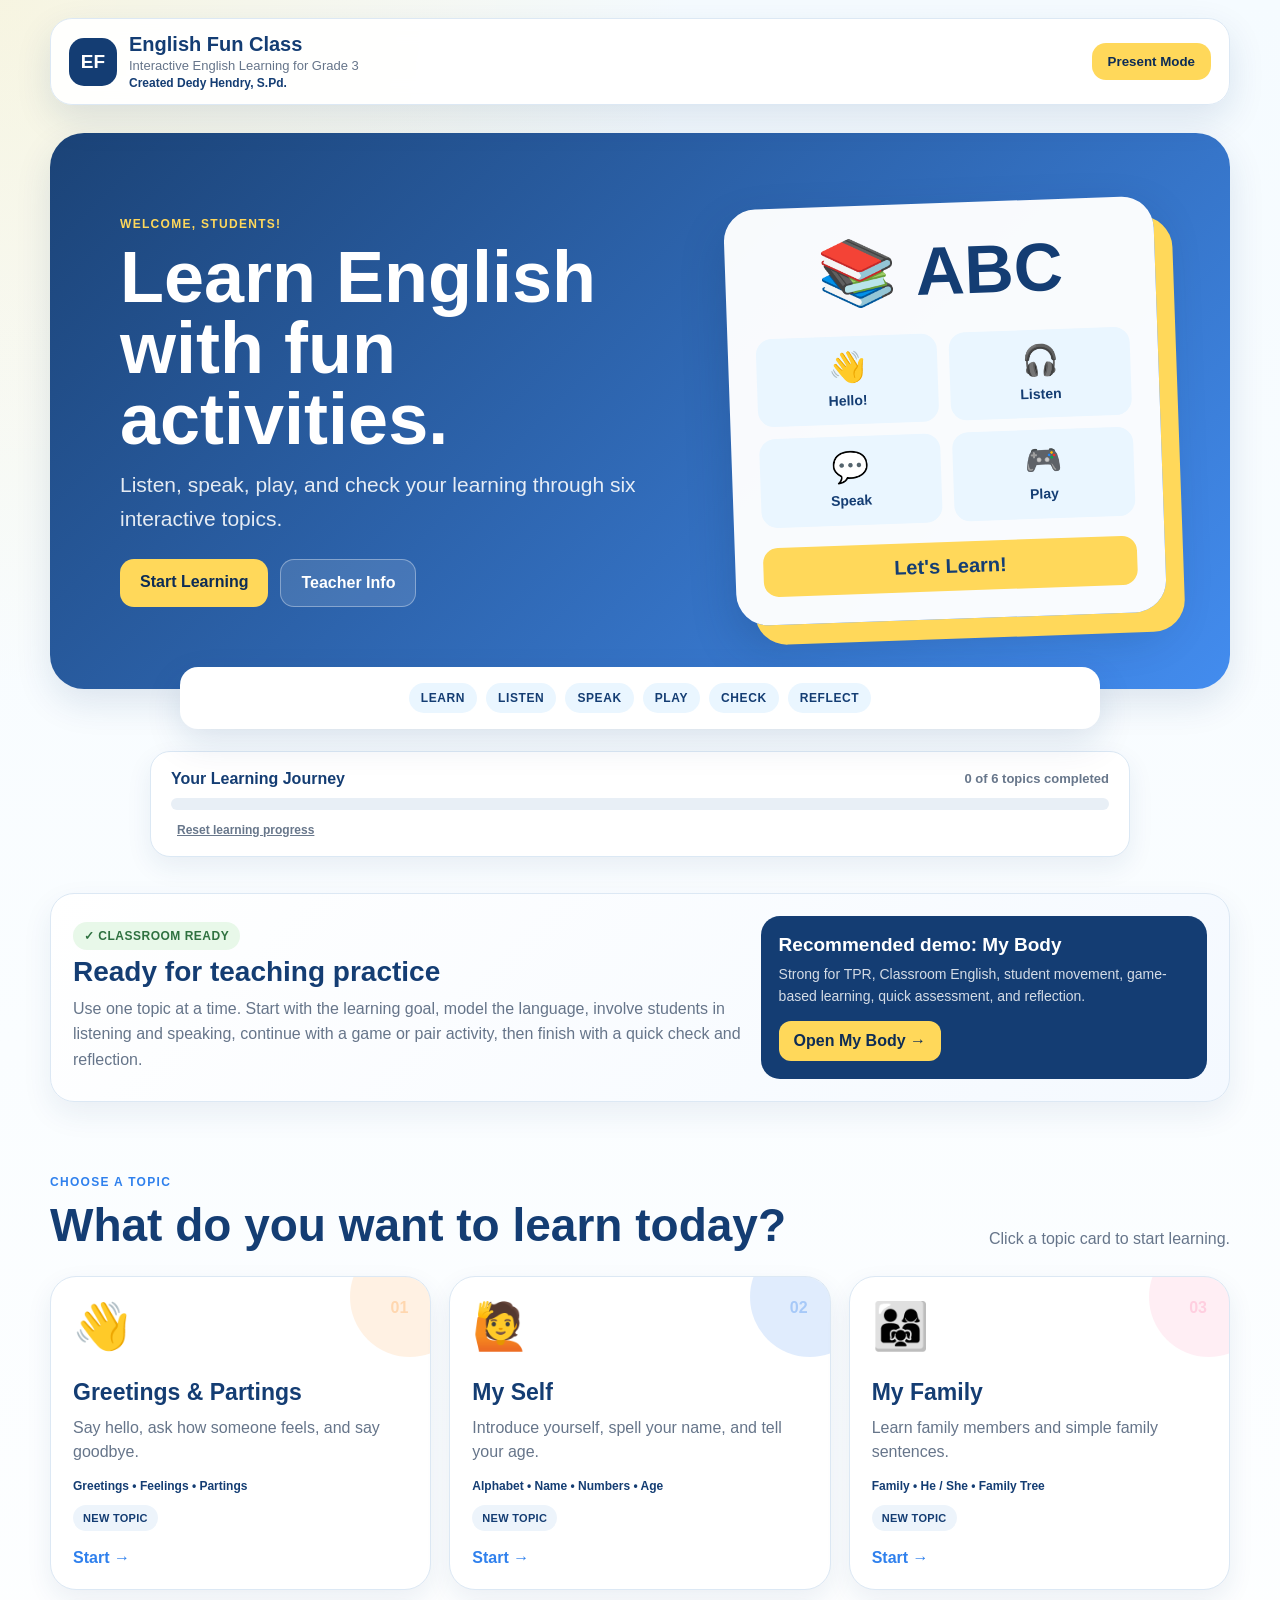
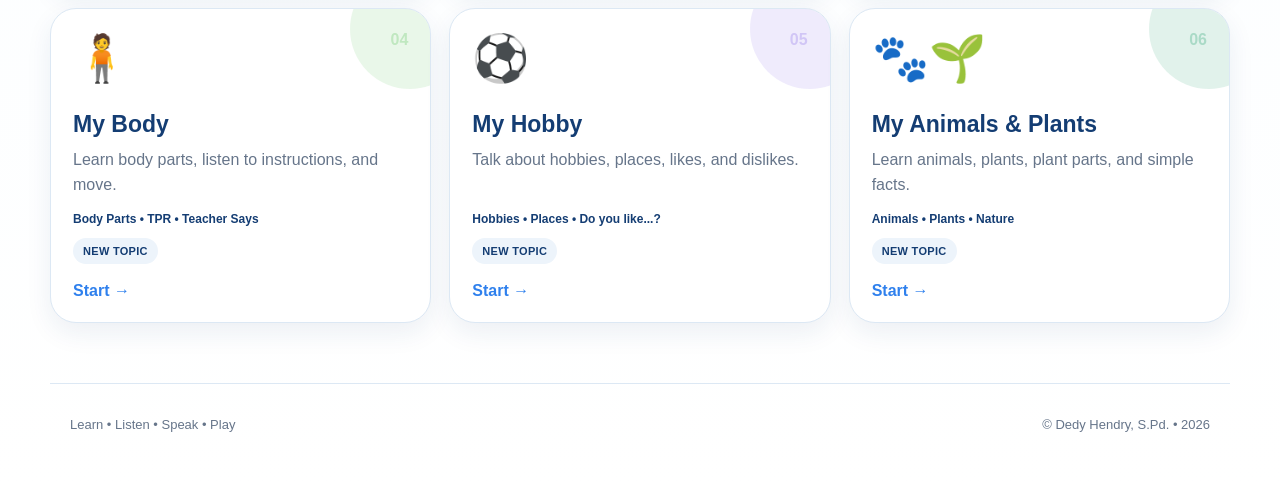
<file: index.html>
<!DOCTYPE html>
<html lang="en">
<head>
  <meta charset="UTF-8" />
  <meta name="viewport" content="width=device-width, initial-scale=1.0" />
  <meta name="author" content="Dedy Hendry, S.Pd." />
  <title>English Fun Class | Grade 3</title>
  <link rel="stylesheet" href="style.css" />
  <link rel="stylesheet" href="course.css" />
  <link rel="stylesheet" href="stage8.css" />
</head>
<body>
  <header class="topbar">
    <div class="brand">
      <div class="brand-mark">EF</div>
      <div>
        <h1>English Fun Class </h1>
        <p>Interactive English Learning for Grade 3</p>
        <p class="teacher-name">Created Dedy Hendry, S.Pd.</p>
      </div>
    </div>
    <button class="present-btn" id="presentBtn" type="button">Present Mode</button>
  </header>

  <main>
    <section class="hero">
      <div class="hero-copy">
        <span class="eyebrow">WELCOME, STUDENTS!</span>
        <h2>Learn English with fun activities.</h2>
        <p>Listen, speak, play, and check your learning through six interactive topics.</p>
        <div class="hero-actions">
          <a href="#topics" class="primary-btn">Start Learning</a>
          <button class="secondary-btn" id="teacherInfoBtn" type="button">Teacher Info</button>
        </div>
      </div>
      <div class="hero-visual">
  <div class="learning-card">

    <div class="abc-icon">
      <span>📚</span>
      <strong>ABC</strong>
    </div>

    <div class="mini-activities">
      <div class="mini-item">
        <span>👋</span>
        <p>Hello!</p>
      </div>

      <div class="mini-item">
        <span>🎧</span>
        <p>Listen</p>
      </div>

      <div class="mini-item">
        <span>💬</span>
        <p>Speak</p>
      </div>

      <div class="mini-item">
        <span>🎮</span>
        <p>Play</p>
      </div>
    </div>

    <div class="lets-learn">
      Let's Learn!
    </div>

  </div>
</div>
      </div>
    </section>

    <section class="learning-path">
      <span>LEARN</span><span>LISTEN</span><span>SPEAK</span>
      <span>PLAY</span><span>CHECK</span><span>REFLECT</span>
    </section>

    <section class="topics-section" id="topics">
      <div class="section-heading">
        <div>
          <span class="eyebrow">CHOOSE A TOPIC</span>
          <h2>What do you want to learn today?</h2>
        </div>
        <p>Click a topic card to start learning.</p>
      </div>

      <div class="topic-grid">
        <a class="topic-card topic-greetings" data-module="greetings" href="modules/greetings.html">
          <div class="topic-icon">👋</div><div class="topic-number">01</div>
          <h3>Greetings & Partings</h3>
          <p>Say hello, ask how someone feels, and say goodbye.</p>
          <span class="topic-tags">Greetings • Feelings • Partings</span><span class="start-link">Start →</span>
        </a>

        <a class="topic-card topic-myself" data-module="myself" href="modules/myself.html">
          <div class="topic-icon">🙋</div><div class="topic-number">02</div>
          <h3>My Self</h3>
          <p>Introduce yourself, spell your name, and tell your age.</p>
          <span class="topic-tags">Alphabet • Name • Numbers • Age</span><span class="start-link">Start →</span>
        </a>

        <a class="topic-card topic-family" data-module="myfamily" href="modules/myfamily.html">
          <div class="topic-icon">👨‍👩‍👧</div><div class="topic-number">03</div>
          <h3>My Family</h3>
          <p>Learn family members and simple family sentences.</p>
          <span class="topic-tags">Family • He / She • Family Tree</span><span class="start-link">Start →</span>
        </a>

        <a class="topic-card topic-body" data-module="mybody" href="modules/mybody.html">
          <div class="topic-icon">🧍</div><div class="topic-number">04</div>
          <h3>My Body</h3>
          <p>Learn body parts, listen to instructions, and move.</p>
          <span class="topic-tags">Body Parts • TPR • Teacher Says</span><span class="start-link">Start →</span>
        </a>

        <a class="topic-card topic-hobby" data-module="myhobby" href="modules/myhobby.html">
          <div class="topic-icon">⚽</div><div class="topic-number">05</div>
          <h3>My Hobby</h3>
          <p>Talk about hobbies, places, likes, and dislikes.</p>
          <span class="topic-tags">Hobbies • Places • Do you like...?</span><span class="start-link">Start →</span>
        </a>

        <a class="topic-card topic-animals" data-module="animals-plants" href="modules/animals-plants.html">
          <div class="topic-icon">🐾🌱</div><div class="topic-number">06</div>
          <h3>My Animals & Plants</h3>
          <p>Learn animals, plants, plant parts, and simple facts.</p>
          <span class="topic-tags">Animals • Plants • Nature</span><span class="start-link">Start →</span>
        </a>
      </div>
    </section>

    <section class="teacher-panel" id="teacherPanel" hidden>
      <div class="teacher-panel-card">
        <button class="close-btn" id="closeTeacherInfo" type="button">×</button>
        <span class="eyebrow">TEACHER INFO</span>
        <h2>Learning Design</h2>
        <p>Each topic follows: <strong>Learn → Listen → Speak → Play → Check → Reflect.</strong></p>
        <div class="teacher-grid">
          <div><h3>For students</h3><p>Large visuals, short instructions, audio, movement, games, and reflection.</p></div>
          <div><h3>For classroom practice</h3><p>Designed for modelling, guided practice, interaction, formative assessment, and reflection.</p></div>
        </div>
      </div>
    </section>
  </main>

  <footer>
    <p>Learn • Listen • Speak • Play</p>
    <p>© Dedy Hendry, S.Pd. • 2026</p>
  </footer>

  <script src="script.js"></script>
  <script src="course.js"></script>
  <script src="stage8.js"></script>
</body>
</html>
</file>
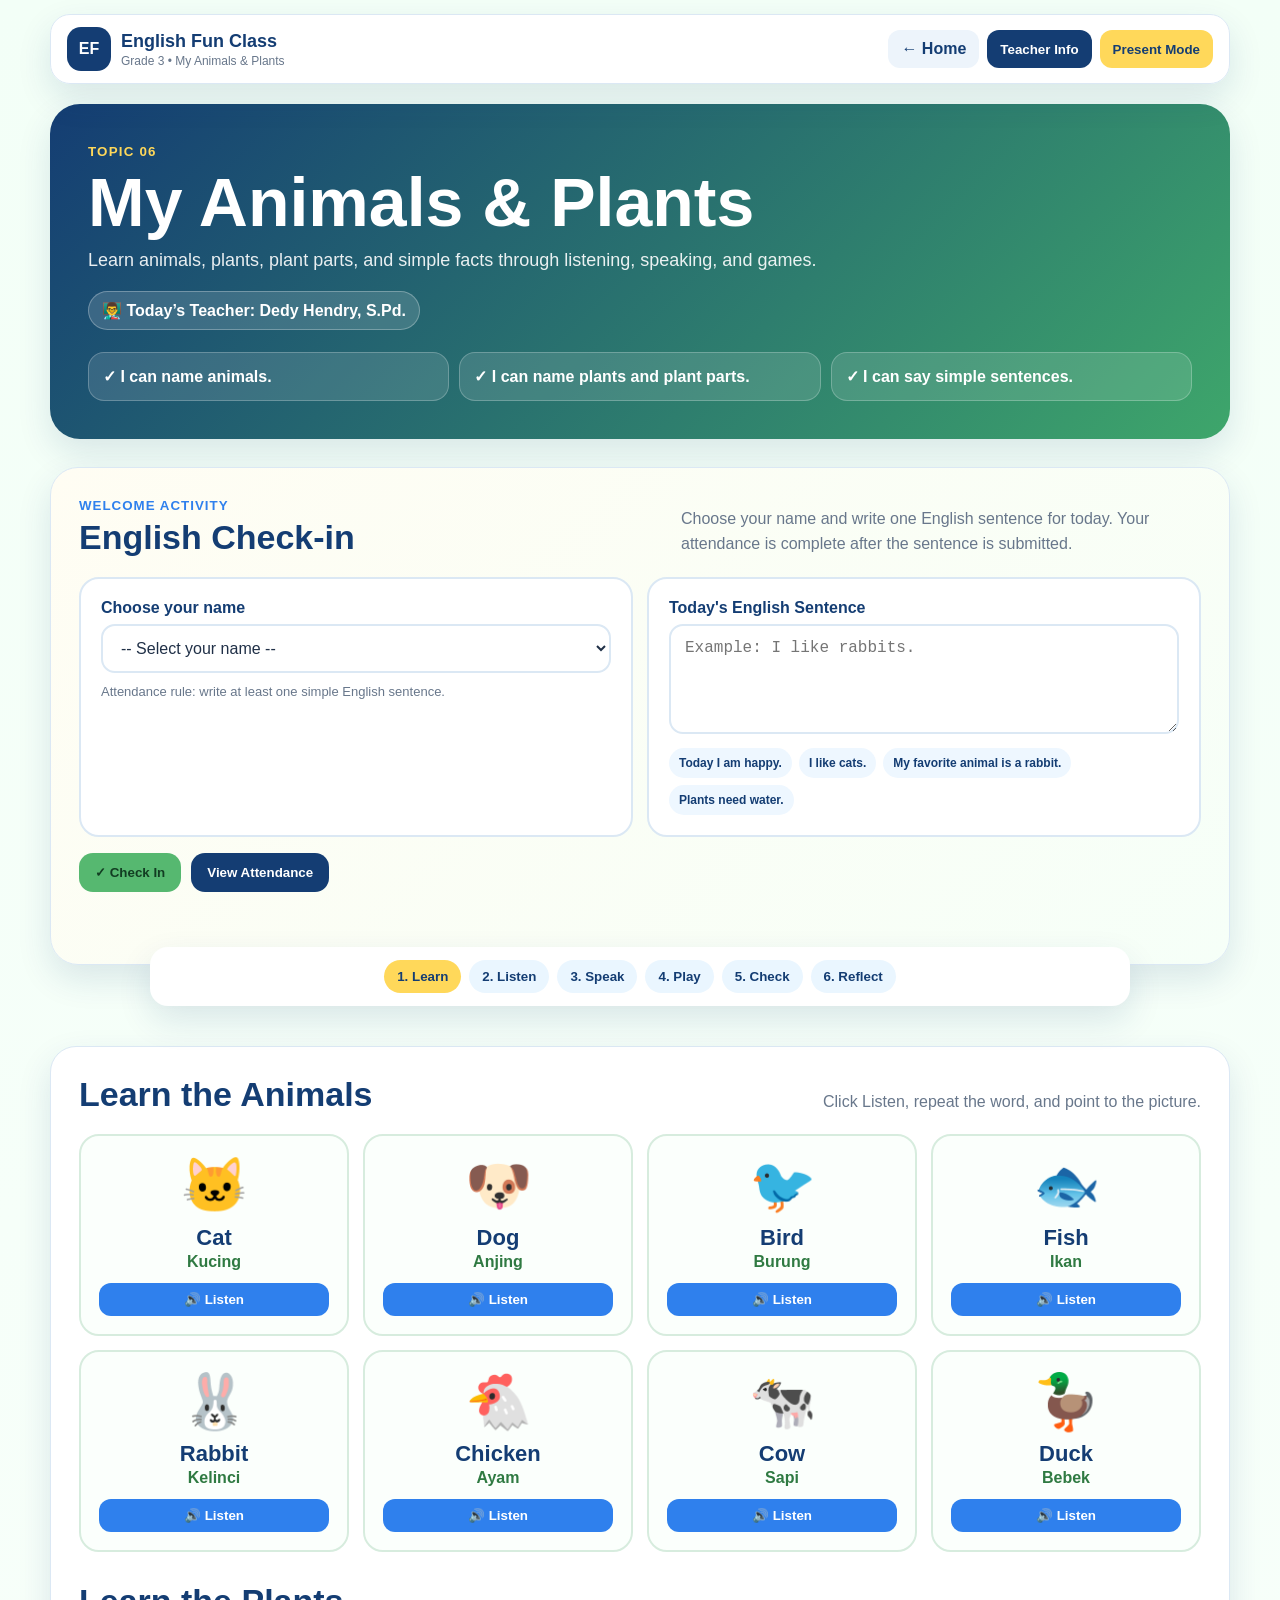
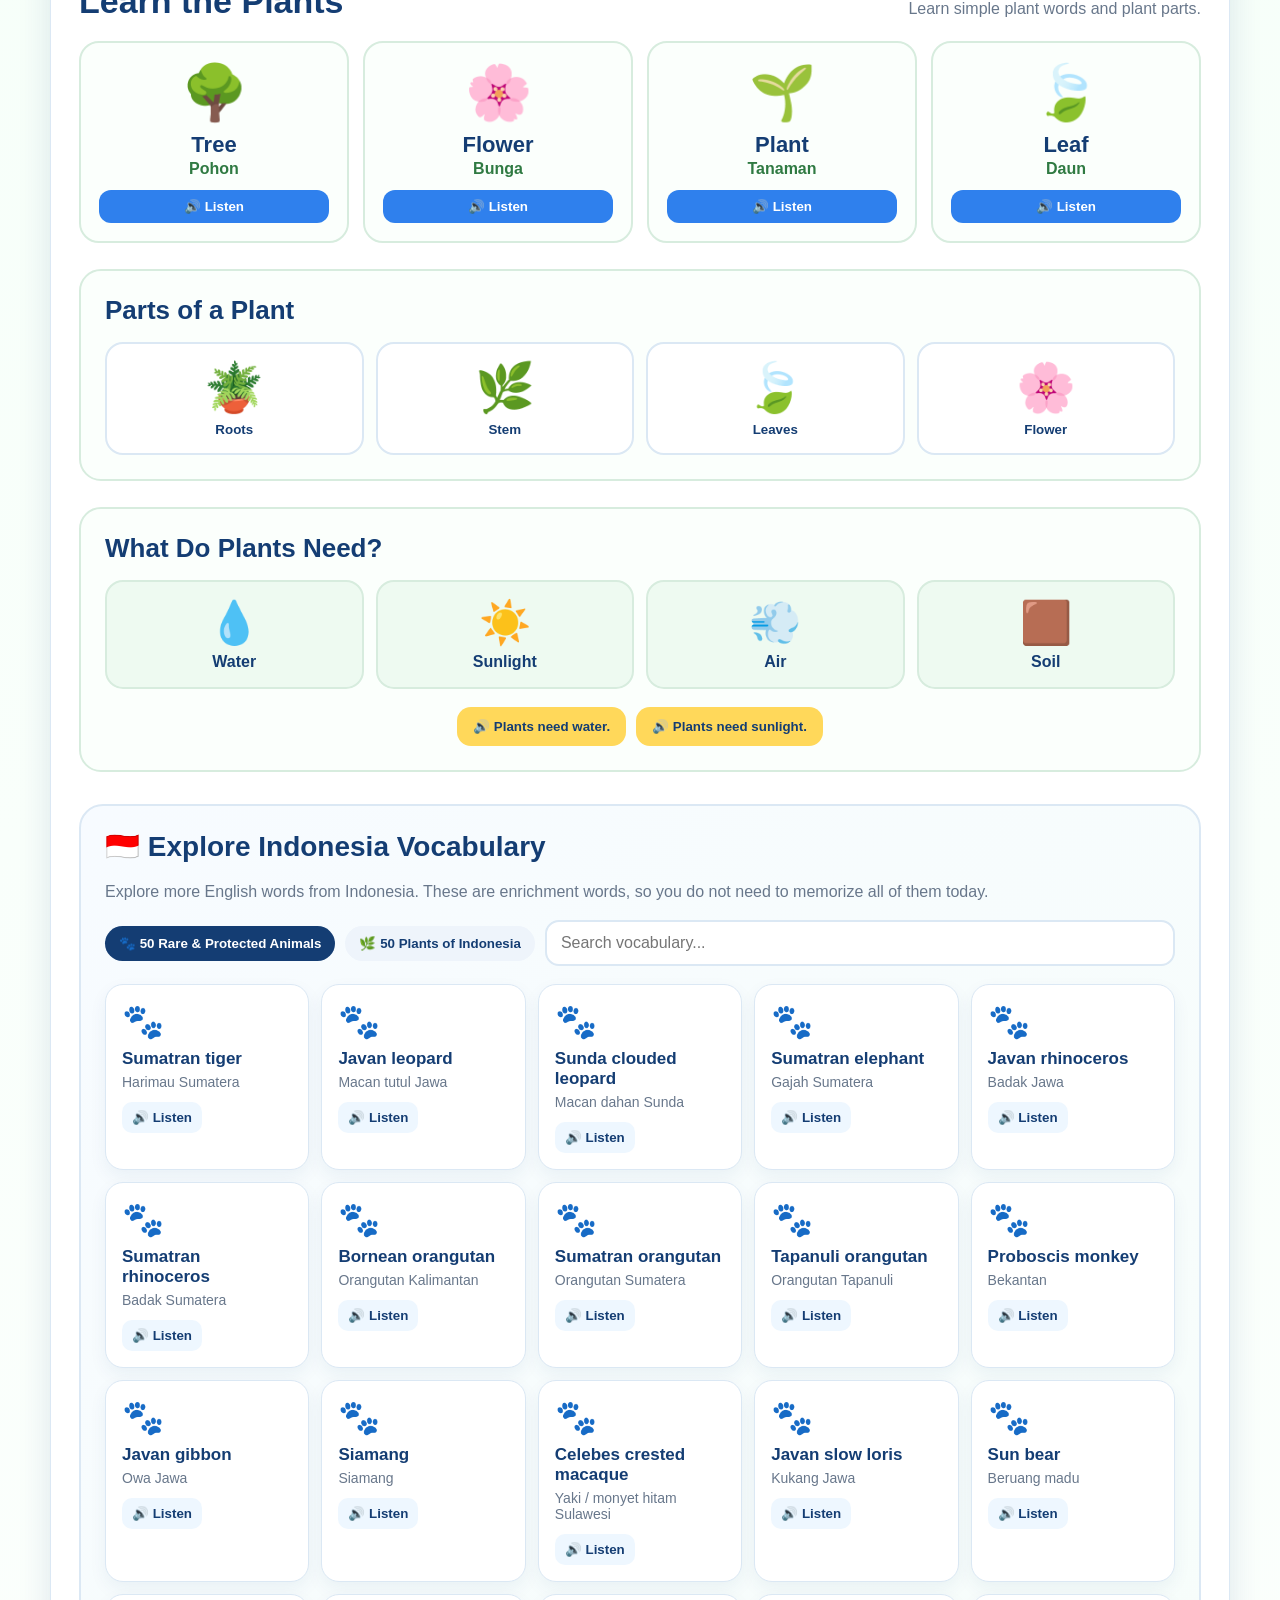
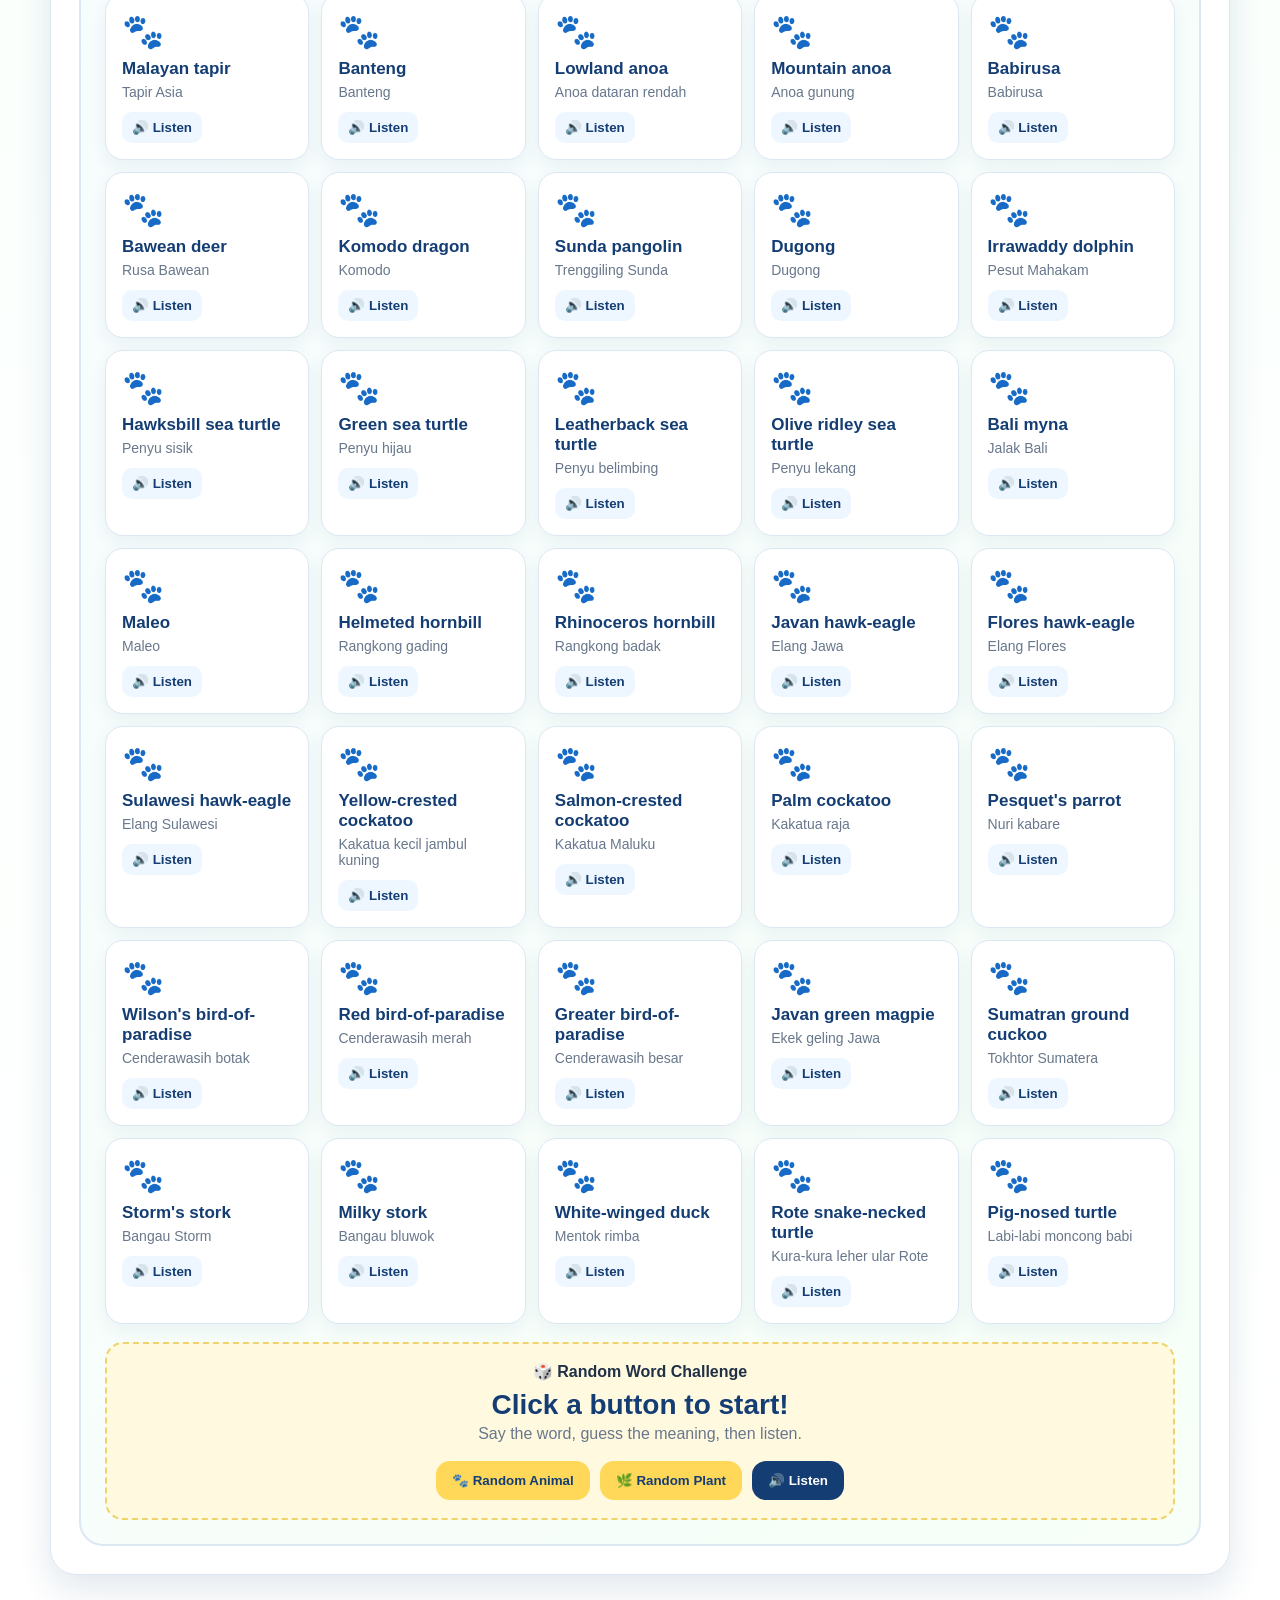
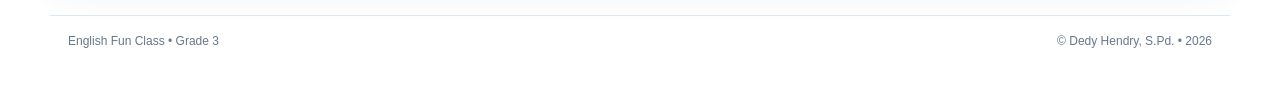
<file: modules/animals-plants.html>
<!DOCTYPE html>
<html lang="en">
<head>
<meta charset="UTF-8">
<meta name="viewport" content="width=device-width, initial-scale=1.0">
<meta name="author" content="Dedy Hendry, S.Pd.">
<title>My Animals & Plants | English Fun Class</title>
<style>
:root{
  --navy:#143d73;--blue:#2f80ed;--sky:#eaf6ff;--yellow:#ffd85a;--green:#56b870;
  --orange:#ff9f43;--ink:#203047;--muted:#68778b;--line:#dbe8f4;
  --shadow:0 14px 34px rgba(20,61,115,.12)
}
*{box-sizing:border-box}html{scroll-behavior:smooth}
body{margin:0;font-family:Arial,Helvetica,sans-serif;background:linear-gradient(180deg,#f3fff7,#fff);color:var(--ink)}
button,a{font-family:inherit}
.topbar{width:min(1180px,calc(100% - 28px));margin:14px auto 0;padding:12px 16px;background:rgba(255,255,255,.95);
border:1px solid var(--line);border-radius:20px;display:flex;align-items:center;justify-content:space-between;gap:12px;
position:sticky;top:8px;z-index:40;box-shadow:var(--shadow);backdrop-filter:blur(10px)}
.brand{display:flex;align-items:center;gap:10px}.brand-mark{width:44px;height:44px;border-radius:14px;background:var(--navy);color:#fff;display:grid;place-items:center;font-weight:900}
.brand h1{margin:0;font-size:18px;color:var(--navy)}.brand p{margin:2px 0 0;font-size:12px;color:var(--muted)}
.top-actions{display:flex;gap:8px;flex-wrap:wrap}.top-actions button,.back-btn{border:0;border-radius:12px;padding:10px 13px;font-weight:800;cursor:pointer;text-decoration:none}
.back-btn{background:#edf4fb;color:var(--navy)}.teacher-btn{background:var(--navy);color:#fff}.present-btn{background:var(--yellow);color:var(--navy)}
.hero{width:min(1180px,calc(100% - 28px));margin:20px auto 0;padding:38px;border-radius:30px;background:linear-gradient(135deg,#143d73,#3ea66b);color:#fff;box-shadow:var(--shadow)}
.hero small{font-weight:900;color:var(--yellow);letter-spacing:1.2px}.hero h2{margin:8px 0 10px;font-size:clamp(38px,6vw,68px);line-height:1}
.hero p{margin:0;max-width:780px;font-size:18px;line-height:1.6;color:rgba(255,255,255,.9)}
.goal-box{margin-top:22px;display:grid;grid-template-columns:repeat(3,1fr);gap:10px}.goal{background:rgba(255,255,255,.12);border:1px solid rgba(255,255,255,.23);padding:14px;border-radius:16px;font-weight:700}
.steps{width:min(980px,calc(100% - 28px));margin:-18px auto 0;padding:13px;background:#fff;border-radius:18px;box-shadow:var(--shadow);display:flex;gap:8px;justify-content:center;flex-wrap:wrap;position:relative;z-index:5}
.step-btn{border:0;border-radius:999px;padding:9px 13px;background:var(--sky);color:var(--navy);font-weight:900;cursor:pointer}.step-btn.active{background:var(--yellow)}
main{width:min(1180px,calc(100% - 28px));margin:40px auto}.panel{display:none;background:#fff;border:1px solid var(--line);border-radius:26px;padding:28px;box-shadow:var(--shadow)}.panel.active{display:block}
.section-title{display:flex;align-items:end;justify-content:space-between;gap:16px;margin-bottom:20px}.section-title h3{margin:0;color:var(--navy);font-size:34px}
.section-title p{margin:0;color:var(--muted);max-width:580px;line-height:1.5}
.card-grid{display:grid;grid-template-columns:repeat(4,1fr);gap:14px}.item-card{padding:18px;border:2px solid #d7ecde;border-radius:20px;background:#fbfffc;text-align:center}
.item-card .emoji{font-size:54px}.item-card h4{margin:8px 0 2px;color:var(--navy);font-size:22px}.item-card .meaning{color:#2f7a42;font-weight:800}
.audio-btn{margin-top:12px;border:0;border-radius:12px;padding:9px 11px;background:var(--blue);color:#fff;font-weight:800;cursor:pointer;width:100%}
.primary,.secondary{border:0;border-radius:14px;padding:12px 16px;font-weight:900;cursor:pointer}.primary{background:var(--navy);color:#fff}.secondary{background:var(--yellow);color:var(--navy)}
.action-row{display:flex;justify-content:center;gap:10px;flex-wrap:wrap;margin-top:18px}.stage{max-width:860px;margin:auto;text-align:center;padding:18px}
.big-emoji{font-size:88px}.big-prompt{font-size:clamp(30px,5vw,50px);font-weight:900;color:var(--navy);margin:12px 0}.subprompt{font-size:18px;color:var(--muted);line-height:1.5}
.choice-grid{display:grid;grid-template-columns:repeat(2,1fr);gap:12px;margin-top:20px}.choice{border:3px solid #dbe8f4;background:#fff;border-radius:18px;padding:16px;font-size:19px;font-weight:800;cursor:pointer;color:var(--navy)}
.choice.correct{background:#e8f8e9;border-color:var(--green)}.choice.wrong{background:#fff0f0;border-color:#ef6a6a}.feedback{min-height:32px;margin-top:14px;font-weight:900;color:var(--navy)}
.speak-card{max-width:680px;margin:18px auto;padding:24px;border:2px solid #d7ecde;border-radius:22px;background:#fbfffc}.speak-card .emoji{font-size:86px}.speak-card .sentence{font-size:32px;font-weight:900;color:var(--navy);margin:10px 0}
.plant-box{margin-top:26px;padding:24px;border:2px solid #d7ecde;border-radius:22px;background:#fbfffc}.plant-box h4{margin:0 0 16px;color:var(--navy);font-size:26px}
.plant-diagram{display:grid;grid-template-columns:repeat(4,1fr);gap:12px}.plant-part{padding:16px;border:2px solid #dbe8f4;border-radius:18px;background:#fff;text-align:center;cursor:pointer}
.plant-part .emoji{font-size:48px}.plant-part b{display:block;color:var(--navy);margin-top:6px}
.need-grid{display:grid;grid-template-columns:repeat(4,1fr);gap:12px;margin-top:16px}.need-card{padding:16px;border-radius:18px;background:#eefaf1;border:2px solid #d7ecde;text-align:center}
.need-card .emoji{font-size:42px}.need-card b{display:block;color:var(--navy);margin-top:6px}
.guess-box{max-width:760px;margin:0 auto;padding:28px;border:3px dashed #a9d8b8;border-radius:24px;background:#f7fff9}.clue{font-size:28px;font-weight:900;color:var(--navy);line-height:1.5;margin:12px 0}
.sort-grid{display:grid;grid-template-columns:1fr 1fr;gap:16px;margin-top:20px}.sort-card{padding:20px;border:3px solid #dbe8f4;border-radius:20px;background:#fff;cursor:pointer;font-size:22px;font-weight:900;color:var(--navy)}
.quiz-card{padding:18px;border:2px solid #dbe8f4;border-radius:18px;background:#fbfdff;margin:12px 0}.quiz-card h4{margin:0 0 10px;color:var(--navy);font-size:20px}
.quiz-option{display:block;width:100%;text-align:left;margin:8px 0;border:2px solid #d7e4f1;border-radius:12px;background:#fff;padding:11px;cursor:pointer;font-size:16px}
.quiz-option.correct{background:#e8f8e9;border-color:var(--green)}.quiz-option.wrong{background:#fff0f0;border-color:#ef6a6a}
.progress{height:16px;background:#e7eef6;border-radius:999px;overflow:hidden;margin-bottom:18px}.bar{height:100%;width:0;background:linear-gradient(90deg,var(--green),#32b483);transition:.3s}
.score{display:none;padding:16px;border-radius:18px;background:#fff6cc;border:2px solid #f0cb55;text-align:center;font-size:24px;font-weight:900;color:var(--navy);margin-top:16px}
.reflect-grid{display:grid;grid-template-columns:1fr 1fr;gap:12px;margin-top:16px}.reflect-item{padding:15px;border:3px solid #dbe8f4;border-radius:18px;background:#fff;cursor:pointer;font-weight:800;text-align:left}
.reflect-item.done{background:#e9f9ea;border-color:var(--green)}.reflect-item.practice{background:#fff6df;border-color:var(--orange)}
.teacher-modal{position:fixed;inset:0;background:rgba(8,37,72,.76);z-index:60;display:grid;place-items:center;padding:18px}.teacher-modal[hidden]{display:none}
.teacher-card{width:min(820px,100%);background:#fff;border-radius:26px;padding:26px;position:relative;box-shadow:var(--shadow)}.teacher-card h3{color:var(--navy);font-size:30px;margin:0 0 12px}
.teacher-grid{display:grid;grid-template-columns:1fr 1fr;gap:12px}.teacher-box{padding:15px;background:#f1fbf4;border-radius:16px}.teacher-box h4{margin:0 0 8px;color:var(--navy)}.teacher-box p,.teacher-box li{color:var(--muted);line-height:1.5}
.close{position:absolute;right:16px;top:10px;border:0;background:transparent;font-size:32px;color:var(--navy);cursor:pointer}
footer{width:min(1180px,calc(100% - 28px));margin:36px auto 20px;padding:18px;border-top:1px solid var(--line);display:flex;justify-content:space-between;color:var(--muted);font-size:12px}
body.presentation .brand p,body.presentation footer{display:none}body.presentation .topbar{position:static}
@media(max-width:900px){.card-grid,.plant-diagram,.need-grid{grid-template-columns:repeat(2,1fr)}.goal-box{grid-template-columns:1fr}.teacher-grid{grid-template-columns:1fr}}
@media(max-width:620px){.topbar{position:static;align-items:flex-start}.brand p{display:none}.hero{padding:28px 20px}.card-grid,.plant-diagram,.need-grid,.choice-grid,.sort-grid,.reflect-grid{grid-template-columns:1fr}.section-title{align-items:start;flex-direction:column}.panel{padding:20px}}

.teacher-today{margin-top:16px;display:inline-flex;align-items:center;gap:8px;padding:9px 13px;border-radius:999px;background:rgba(255,255,255,.14);border:1px solid rgba(255,255,255,.28);font-weight:900}
.checkin-section{width:min(1180px,calc(100% - 28px));margin:28px auto 0;padding:28px;border-radius:28px;background:linear-gradient(135deg,#fffdf3,#f6fff8);border:1px solid #dbe8f4;box-shadow:var(--shadow)}
.checkin-head{display:flex;justify-content:space-between;gap:18px;align-items:flex-end;margin-bottom:20px}
.checkin-head h3{margin:4px 0 0;color:var(--navy);font-size:34px}.checkin-head p{margin:0;max-width:520px;color:var(--muted);line-height:1.55}
.checkin-grid{display:grid;grid-template-columns:1fr 1fr;gap:14px}.checkin-card{padding:20px;border-radius:20px;background:#fff;border:2px solid #dbe8f4}
.checkin-card label{display:block;margin-bottom:7px;color:var(--navy);font-weight:900}
.checkin-card select,.checkin-card textarea{width:100%;border:2px solid #dbe8f4;border-radius:14px;padding:13px 14px;font-size:16px;color:var(--ink);background:#fff}
.checkin-card textarea{min-height:110px;resize:vertical}.sentence-help{margin-top:9px;color:var(--muted);font-size:13px;line-height:1.5}
.sentence-examples{margin-top:10px;display:flex;gap:7px;flex-wrap:wrap}.example-chip{border:0;border-radius:999px;padding:8px 10px;background:#eef7ff;color:var(--navy);font-size:12px;font-weight:800;cursor:pointer}
.checkin-actions{display:flex;gap:10px;flex-wrap:wrap;margin-top:16px}.checkin-submit,.checkin-summary-btn{border:0;border-radius:14px;padding:12px 16px;font-weight:900;cursor:pointer}
.checkin-submit{background:var(--green);color:#123d22}.checkin-summary-btn{background:var(--navy);color:#fff}.checkin-message{margin-top:14px;min-height:30px;font-weight:900;color:var(--navy)}
.attendance-board{margin-top:22px;padding:20px;border-radius:20px;background:#fff;border:2px solid #dbe8f4}.attendance-board[hidden]{display:none}
.attendance-board h4{margin:0 0 12px;color:var(--navy);font-size:22px}.attendance-list{display:grid;grid-template-columns:1fr 1fr;gap:10px}
.attendance-row{padding:12px;border-radius:14px;background:#f7fbff;border:1px solid #dbe8f4}.attendance-row strong{display:block;color:var(--navy)}
.attendance-row span{display:block;margin-top:4px;color:var(--muted);font-size:13px;line-height:1.45}.attendance-row.present{background:#effaf1;border-color:#bfe6c8}
.attendance-count{margin-bottom:12px;font-weight:900;color:#2f7140}.reset-attendance{margin-top:14px;border:0;background:transparent;color:#8b3c36;text-decoration:underline;font-weight:800;cursor:pointer}
.challenge-strip{margin-top:22px;padding:22px;border-radius:22px;border:2px solid #dbe8f4;background:#fbfdff}.challenge-strip h4{margin:0 0 8px;color:var(--navy);font-size:24px}
.showtell-card{max-width:720px;margin:18px auto 0;padding:22px;border-radius:20px;background:#fff;border:3px dashed #b9d8c1;text-align:center}
.showtell-card .emoji{font-size:78px}.showtell-card .model{margin:12px 0;color:var(--navy);font-size:26px;font-weight:900;line-height:1.45}
@media(max-width:800px){.checkin-grid,.attendance-list{grid-template-columns:1fr}.checkin-head{align-items:flex-start;flex-direction:column}}


/* ===== Explore Indonesia Vocabulary ===== */
.explore-vocab{
  margin-top:32px;
  padding:24px;
  border-radius:24px;
  background:linear-gradient(135deg,#f7fbff,#f7fff8);
  border:2px solid #dbe8f4;
}
.explore-vocab h4{
  margin:0 0 8px;
  color:var(--navy);
  font-size:28px;
}
.explore-vocab .intro{
  color:var(--muted);
  line-height:1.6;
  margin-bottom:16px;
}
.vocab-tools{
  display:flex;
  gap:10px;
  flex-wrap:wrap;
  align-items:center;
  margin-bottom:18px;
}
.vocab-search{
  flex:1 1 260px;
  border:2px solid #dbe8f4;
  border-radius:14px;
  padding:12px 14px;
  font-size:16px;
}
.vocab-tab{
  border:0;
  border-radius:999px;
  padding:10px 14px;
  font-weight:900;
  cursor:pointer;
  background:#eef4fb;
  color:var(--navy);
}
.vocab-tab.active{
  background:var(--navy);
  color:#fff;
}
.vocab-library{
  display:grid;
  grid-template-columns:repeat(auto-fit,minmax(190px,1fr));
  gap:12px;
}
.vocab-card{
  padding:16px;
  border-radius:18px;
  background:#fff;
  border:1px solid #dbe8f4;
  box-shadow:0 7px 18px rgba(20,61,115,.06);
}
.vocab-card .vocab-icon{
  font-size:34px;
  margin-bottom:8px;
}
.vocab-card h5{
  margin:0;
  color:var(--navy);
  font-size:17px;
}
.vocab-card .indo{
  margin:5px 0 12px;
  color:var(--muted);
  font-size:14px;
}
.vocab-card button{
  border:0;
  border-radius:10px;
  padding:8px 10px;
  background:#eef7ff;
  color:var(--navy);
  font-weight:800;
  cursor:pointer;
}
.random-vocab{
  margin-top:18px;
  padding:18px;
  border-radius:18px;
  background:#fff9df;
  border:2px dashed #efd36d;
  text-align:center;
}
.random-vocab .random-word{
  font-size:28px;
  font-weight:900;
  color:var(--navy);
  margin:8px 0 4px;
}
.random-vocab .random-meaning{
  color:var(--muted);
  margin-bottom:12px;
}
@media(max-width:700px){
  .explore-vocab{padding:18px}
}

</style>
</head>
<body>
<header class="topbar">
  <div class="brand">
    <div class="brand-mark">EF</div>
    <div><h1>English Fun Class</h1><p>Grade 3 • My Animals & Plants</p></div>
  </div>
  <div class="top-actions">
    <a class="back-btn" href="../index.html">← Home</a>
    <button class="teacher-btn" id="teacherBtn">Teacher Info</button>
    <button class="present-btn" id="presentBtn">Present Mode</button>
  </div>
</header>

<section class="hero">
  <small>TOPIC 06</small>
  <h2>My Animals & Plants</h2>
  <p>Learn animals, plants, plant parts, and simple facts through listening, speaking, and games.</p>
<div class="teacher-today">👨‍🏫 Today’s Teacher: Dedy Hendry, S.Pd.</div>
  <div class="goal-box">
    <div class="goal">✓ I can name animals.</div>
    <div class="goal">✓ I can name plants and plant parts.</div>
    <div class="goal">✓ I can say simple sentences.</div>
  </div>
</section>


<section class="checkin-section" id="englishCheckin">
  <div class="checkin-head">
    <div>
      <small style="font-weight:900;color:#2f80ed;letter-spacing:1px">WELCOME ACTIVITY</small>
      <h3>English Check-in</h3>
    </div>
    <p>Choose your name and write one English sentence for today. Your attendance is complete after the sentence is submitted.</p>
  </div>

  <div class="checkin-grid">
    <div class="checkin-card">
      <label for="teacherName">Choose your name</label>
      <select id="teacherName">
        <option value="">-- Select your name --</option>
        <option value="Rosidi, S.Pd.I., M.Pd.">Rosidi, S.Pd.I., M.Pd.</option>
<option value="Ulfa Surya Widiyanti, S.Pd.">Ulfa Surya Widiyanti, S.Pd.</option>
<option value="Widi Artin, S.Pd.SD.">Widi Artin, S.Pd.SD.</option>
<option value="Devi Yulianti, S.Pd.">Devi Yulianti, S.Pd.</option>
<option value="Nuriman, S.Pd.I.">Nuriman, S.Pd.I.</option>
<option value="Tri Asih, S.Pd.">Tri Asih, S.Pd.</option>
<option value="Silvia Febri Nurfitri, S.Pd.">Silvia Febri Nurfitri, S.Pd.</option>
<option value="Muniroh, S.Pd.">Muniroh, S.Pd.</option>
<option value="Banaji Lukman, S.Pd.">Banaji Lukman, S.Pd.</option>
<option value="Sopiyatun, S.Pd.SD.">Sopiyatun, S.Pd.SD.</option>
<option value="Minkhatul Maola, S.Pd.">Minkhatul Maola, S.Pd.</option>
<option value="Asih Setyawati, S.Pd.SD.">Asih Setyawati, S.Pd.SD.</option>
<option value="Anggi Tianto, S.Pd.">Anggi Tianto, S.Pd.</option>
<option value="Nopita Anggrayani, S.Pd.SD.">Nopita Anggrayani, S.Pd.SD.</option>
<option value="Maesaroh, S.Pd.">Maesaroh, S.Pd.</option>
<option value="Sri Wulandari, S.Pd.SD.">Sri Wulandari, S.Pd.SD.</option>
<option value="Hendro Widikdo, A.Ma.Pd.">Hendro Widikdo, A.Ma.Pd.</option>
<option value="Mala Budiwati, S.Pd.">Mala Budiwati, S.Pd.</option>
<option value="Iin Susrian, S.Pd.">Iin Susrian, S.Pd.</option>
      </select>
      <div class="sentence-help">Attendance rule: write at least one simple English sentence.</div>
    </div>

    <div class="checkin-card">
      <label for="todaySentence">Today's English Sentence</label>
      <textarea id="todaySentence" placeholder="Example: I like rabbits."></textarea>
      <div class="sentence-examples">
        <button class="example-chip" type="button" onclick="useSentence('Today I am happy.')">Today I am happy.</button>
        <button class="example-chip" type="button" onclick="useSentence('I like cats.')">I like cats.</button>
        <button class="example-chip" type="button" onclick="useSentence('My favorite animal is a rabbit.')">My favorite animal is a rabbit.</button>
        <button class="example-chip" type="button" onclick="useSentence('Plants need water.')">Plants need water.</button>
      </div>
    </div>
  </div>

  <div class="checkin-actions">
    <button class="checkin-submit" type="button" onclick="submitCheckin()">✓ Check In</button>
    <button class="checkin-summary-btn" type="button" onclick="toggleAttendanceBoard()">View Attendance</button>
  </div>
  <div id="checkinMessage" class="checkin-message"></div>

  <div id="attendanceBoard" class="attendance-board" hidden>
    <h4>Today's Attendance</h4>
    <div id="attendanceCount" class="attendance-count"></div>
    <div id="attendanceList" class="attendance-list"></div>
    <button class="reset-attendance" type="button" onclick="resetAttendance()">Reset today's attendance</button>
  </div>
</section>

<nav class="steps">
  <button class="step-btn active" data-target="learn">1. Learn</button>
  <button class="step-btn" data-target="listen">2. Listen</button>
  <button class="step-btn" data-target="speak">3. Speak</button>
  <button class="step-btn" data-target="play">4. Play</button>
  <button class="step-btn" data-target="check">5. Check</button>
  <button class="step-btn" data-target="reflect">6. Reflect</button>
</nav>

<main>
<section id="learn" class="panel active">
  <div class="section-title">
    <div><h3>Learn the Animals</h3></div>
    <p>Click Listen, repeat the word, and point to the picture.</p>
  </div>

  <div class="card-grid">
    <div class="item-card"><div class="emoji">🐱</div><h4>Cat</h4><div class="meaning">Kucing</div><button class="audio-btn" onclick="speak('Cat')">🔊 Listen</button></div>
    <div class="item-card"><div class="emoji">🐶</div><h4>Dog</h4><div class="meaning">Anjing</div><button class="audio-btn" onclick="speak('Dog')">🔊 Listen</button></div>
    <div class="item-card"><div class="emoji">🐦</div><h4>Bird</h4><div class="meaning">Burung</div><button class="audio-btn" onclick="speak('Bird')">🔊 Listen</button></div>
    <div class="item-card"><div class="emoji">🐟</div><h4>Fish</h4><div class="meaning">Ikan</div><button class="audio-btn" onclick="speak('Fish')">🔊 Listen</button></div>
    <div class="item-card"><div class="emoji">🐰</div><h4>Rabbit</h4><div class="meaning">Kelinci</div><button class="audio-btn" onclick="speak('Rabbit')">🔊 Listen</button></div>
    <div class="item-card"><div class="emoji">🐔</div><h4>Chicken</h4><div class="meaning">Ayam</div><button class="audio-btn" onclick="speak('Chicken')">🔊 Listen</button></div>
    <div class="item-card"><div class="emoji">🐄</div><h4>Cow</h4><div class="meaning">Sapi</div><button class="audio-btn" onclick="speak('Cow')">🔊 Listen</button></div>
    <div class="item-card"><div class="emoji">🦆</div><h4>Duck</h4><div class="meaning">Bebek</div><button class="audio-btn" onclick="speak('Duck')">🔊 Listen</button></div>
  </div>

  <div class="section-title" style="margin-top:30px">
    <div><h3>Learn the Plants</h3></div>
    <p>Learn simple plant words and plant parts.</p>
  </div>

  <div class="card-grid">
    <div class="item-card"><div class="emoji">🌳</div><h4>Tree</h4><div class="meaning">Pohon</div><button class="audio-btn" onclick="speak('Tree')">🔊 Listen</button></div>
    <div class="item-card"><div class="emoji">🌸</div><h4>Flower</h4><div class="meaning">Bunga</div><button class="audio-btn" onclick="speak('Flower')">🔊 Listen</button></div>
    <div class="item-card"><div class="emoji">🌱</div><h4>Plant</h4><div class="meaning">Tanaman</div><button class="audio-btn" onclick="speak('Plant')">🔊 Listen</button></div>
    <div class="item-card"><div class="emoji">🍃</div><h4>Leaf</h4><div class="meaning">Daun</div><button class="audio-btn" onclick="speak('Leaf')">🔊 Listen</button></div>
  </div>

  <div class="plant-box">
    <h4>Parts of a Plant</h4>
    <div class="plant-diagram">
      <button class="plant-part" onclick="speak('Roots')"><div class="emoji">🪴</div><b>Roots</b></button>
      <button class="plant-part" onclick="speak('Stem')"><div class="emoji">🌿</div><b>Stem</b></button>
      <button class="plant-part" onclick="speak('Leaves')"><div class="emoji">🍃</div><b>Leaves</b></button>
      <button class="plant-part" onclick="speak('Flower')"><div class="emoji">🌸</div><b>Flower</b></button>
    </div>
  </div>

  <div class="plant-box">
    <h4>What Do Plants Need?</h4>
    <div class="need-grid">
      <div class="need-card"><div class="emoji">💧</div><b>Water</b></div>
      <div class="need-card"><div class="emoji">☀️</div><b>Sunlight</b></div>
      <div class="need-card"><div class="emoji">💨</div><b>Air</b></div>
      <div class="need-card"><div class="emoji">🟫</div><b>Soil</b></div>
    </div>
    <div class="action-row">
      <button class="secondary" onclick="speak('Plants need water.')">🔊 Plants need water.</button>
      <button class="secondary" onclick="speak('Plants need sunlight.')">🔊 Plants need sunlight.</button>
    </div>
  </div>

  <div class="explore-vocab">
    <h4>🇮🇩 Explore Indonesia Vocabulary</h4>
    <p class="intro">
      Explore more English words from Indonesia. These are enrichment words, so you do not need to memorize all of them today.
    </p>

    <div class="vocab-tools">
      <button id="animalVocabTab" class="vocab-tab active" type="button" onclick="setVocabType('animals')">🐾 50 Rare & Protected Animals</button>
      <button id="plantVocabTab" class="vocab-tab" type="button" onclick="setVocabType('plants')">🌿 50 Plants of Indonesia</button>
      <input id="vocabSearch" class="vocab-search" type="search" placeholder="Search vocabulary..." oninput="renderExploreVocab()">
    </div>

    <div id="vocabLibrary" class="vocab-library"></div>

    <div class="random-vocab">
      <b>🎲 Random Word Challenge</b>
      <div id="randomVocabWord" class="random-word">Click a button to start!</div>
      <div id="randomVocabMeaning" class="random-meaning">Say the word, guess the meaning, then listen.</div>
      <div class="action-row">
        <button class="secondary" type="button" onclick="randomVocab('animals')">🐾 Random Animal</button>
        <button class="secondary" type="button" onclick="randomVocab('plants')">🌿 Random Plant</button>
        <button class="primary" type="button" onclick="speakRandomVocab()">🔊 Listen</button>
      </div>
    </div>
  </div>

</section>

<section id="listen" class="panel">
  <div class="section-title">
    <div><h3>Listen and Choose</h3></div>
    <p>Listen carefully first. Then choose the word that matches what you hear.</p>
  </div>
  <div class="stage">
    <div class="big-emoji">🎧</div>
    <div id="listenPrompt" class="big-prompt">Listen carefully!</div>
    <p class="subprompt">Do not look for a picture clue. Use your ears.</p>

    <div class="action-row">
      <button class="secondary" onclick="playListen()">🔊 Play Audio</button>
      <button class="secondary" onclick="playListen()">🔁 Play Again</button>
    </div>

    <div id="listenChoices" class="choice-grid"></div>
    <div id="listenFeedback" class="feedback"></div>

    <div class="action-row">
      <button class="primary" onclick="nextListen()">Next Question →</button>
    </div>
  </div>
</section>

<section id="speak" class="panel">
  <div class="section-title">
    <div><h3>Speak Together</h3></div>
    <p>Look at the picture and say the sentence aloud.</p>
  </div>
  <div class="stage">
    <div class="speak-card">
      <div id="speakEmoji" class="emoji">🐱</div>
      <div id="speakQuestion" class="big-prompt" style="font-size:34px">What is it?</div>
      <div id="speakAnswer" class="sentence">It is a cat.</div>
      <div class="action-row">
        <button class="secondary" onclick="speak(document.getElementById('speakQuestion').textContent)">🔊 Hear Question</button>
        <button class="primary" onclick="speak(document.getElementById('speakAnswer').textContent)">🔊 Hear Answer</button>
        <button class="primary" onclick="nextSpeak()">Next →</button>
      </div>
    </div>

    <div class="speak-card">
      <div class="big-prompt" style="font-size:32px">What animal do you like?</div>
      <div class="action-row">
        <button class="secondary" onclick="sayLike('cats')">I like cats.</button>
        <button class="secondary" onclick="sayLike('rabbits')">I like rabbits.</button>
        <button class="secondary" onclick="sayLike('birds')">I like birds.</button>
        <button class="secondary" onclick="sayLike('fish')">I like fish.</button>
      </div>
      <div id="likeSentence" class="feedback"></div>
    </div>
  </div>
</section>

<section id="play" class="panel">
  <div class="section-title">
    <div><h3>Game Time</h3></div>
    <p>Guess the animal and sort animals and plants.</p>
  </div>

  <div class="stage">
    <div class="guess-box">
      <div style="font-size:64px">❓🐾</div>
      <div id="clueText" class="clue">I can fly. I have wings.</div>
      <div id="guessChoices" class="choice-grid"></div>
      <div id="guessFeedback" class="feedback"></div>
      <div class="action-row">
        <button class="secondary" onclick="speak(document.getElementById('clueText').textContent)">🔊 Hear Clue</button>
        <button class="primary" onclick="nextGuess()">New Animal →</button>
      </div>
    </div>

    <div class="plant-box">
      <h4>Animal or Plant?</h4>
      <div id="sortEmoji" class="big-emoji">🐰</div>
      <div id="sortWord" class="big-prompt" style="font-size:34px">Rabbit</div>
      <div class="sort-grid">
        <button class="sort-card" onclick="sortAnswer('Animal')">🐾 Animal</button>
        <button class="sort-card" onclick="sortAnswer('Plant')">🌱 Plant</button>
      </div>
      <div id="sortFeedback" class="feedback"></div>
      <div class="action-row"><button class="primary" onclick="nextSort()">Next →</button></div>

    <div class="challenge-strip">
      <h4>Show and Tell Challenge</h4>
      <p class="subprompt">Look at the animal. Make a short description and say it aloud.</p>
      <div class="showtell-card">
        <div id="showTellEmoji" class="emoji">🐟</div>
        <div id="showTellModel" class="model">This is my pet. It is a fish. My fish is yellow.</div>
        <div class="action-row">
          <button class="secondary" type="button" onclick="speak(document.getElementById('showTellModel').textContent)">🔊 Hear Model</button>
          <button class="primary" type="button" onclick="nextShowTell()">New Challenge →</button>
        </div>
      </div>
    </div>
    </div>
  </div>
</section>

<section id="check" class="panel">
  <div class="section-title">
    <div><h3>Mini Quiz</h3></div>
    <p>Complete five questions. Your score appears automatically.</p>
  </div>
  <div class="progress"><div id="quizBar" class="bar"></div></div>
  <div id="quizArea"></div>
  <div id="scoreBox" class="score"></div>
  <div class="action-row"><button class="primary" onclick="renderQuiz()">Try Again</button></div>
</section>

<section id="reflect" class="panel">
  <div class="section-title">
    <div><h3>I Can Check My Learning</h3></div>
    <p>Click once for “I can do it”. Click again for “I need more practice”.</p>
  </div>
  <div class="stage">
    <div class="reflect-grid">
      <button class="reflect-item" onclick="toggleReflect(this)">I can name animals.</button>
      <button class="reflect-item" onclick="toggleReflect(this)">I can name plants.</button>
      <button class="reflect-item" onclick="toggleReflect(this)">I can name parts of a plant.</button>
      <button class="reflect-item" onclick="toggleReflect(this)">I can say what plants need.</button>
    </div>
    <div class="big-prompt" style="font-size:32px;margin-top:24px">Wonderful work! ⭐</div>
  </div>
</section>
</main>

<section id="teacherModal" class="teacher-modal" hidden>
  <div class="teacher-card">
    <button class="close" id="closeTeacher">×</button>
    <h3>Teacher Guide</h3>
    <div class="teacher-grid">
      <div class="teacher-box">
        <h4>Animal Vocabulary</h4>
        <ul><li>cat, dog, bird, fish</li><li>rabbit, chicken, cow, duck</li></ul>
      </div>
      <div class="teacher-box">
        <h4>Plant Vocabulary</h4>
        <ul><li>tree, flower, plant, leaf</li><li>roots, stem, leaves, flower</li><li>water, sunlight, air, soil</li></ul>
      </div>
      <div class="teacher-box">
        <h4>Target Expressions</h4>
        <ul><li>What is it?</li><li>It is a cat.</li><li>What animal do you like?</li><li>I like rabbits.</li><li>Plants need water.</li></ul>
      </div>
      <div class="teacher-box">
        <h4>Suggested Flow</h4>
        <p>Model vocabulary, use listen-and-repeat, move to simple speaking, play Guess the Animal and Animal or Plant, then complete the quiz and reflection.</p>
      </div>
    </div>
  </div>
</section>

<footer><span>English Fun Class • Grade 3</span><span>© Dedy Hendry, S.Pd. • 2026</span></footer>

<script>
const panels=document.querySelectorAll('.panel');
const stepBtns=document.querySelectorAll('.step-btn');
stepBtns.forEach(btn=>btn.addEventListener('click',()=>{
  stepBtns.forEach(b=>b.classList.remove('active'));btn.classList.add('active');
  panels.forEach(p=>p.classList.remove('active'));document.getElementById(btn.dataset.target).classList.add('active');
  window.scrollTo({top:300,behavior:'smooth'});
  if(btn.dataset.target==='check')renderQuiz();
}));

function speak(text,rate=.82){
  if('speechSynthesis'in window){
    speechSynthesis.cancel();
    const u=new SpeechSynthesisUtterance(text);u.lang='en-US';u.rate=rate;speechSynthesis.speak(u);
  }
}

const listenItems=[
  {
    prompt:'Which animal do you hear?',
    audio:'Cat',
    answer:'Cat',
    choices:['Cat','Dog','Bird','Fish']
  },
  {
    prompt:'Which animal do you hear?',
    audio:'Rabbit',
    answer:'Rabbit',
    choices:['Cow','Rabbit','Duck','Chicken']
  },
  {
    prompt:'Which plant word do you hear?',
    audio:'Flower',
    answer:'Flower',
    choices:['Tree','Leaf','Flower','Plant']
  },
  {
    prompt:'Which part of a plant do you hear?',
    audio:'Stem',
    answer:'Stem',
    choices:['Roots','Stem','Leaves','Flower']
  },
  {
    prompt:'What do plants need?',
    audio:'Plants need water.',
    answer:'Water',
    choices:['Water','Toys','Shoes','Books']
  },
  {
    prompt:'What do plants need?',
    audio:'Plants need sunlight.',
    answer:'Sunlight',
    choices:['Soil','Sunlight','Pencil','Ball']
  }
];

let listenIndex=0;

function shuffleChoices(arr){
  return [...arr].sort(()=>Math.random()-0.5);
}

function renderListen(){
  const item=listenItems[listenIndex];

  document.getElementById('listenPrompt').textContent=item.prompt;
  document.getElementById('listenFeedback').textContent='';

  const box=document.getElementById('listenChoices');
  box.innerHTML='';

  const options=shuffleChoices(item.choices);

  options.forEach(c=>{
    const b=document.createElement('button');
    b.className='choice';
    b.textContent=c;

    b.onclick=()=>{
      [...box.children].forEach(x=>x.disabled=true);

      if(c===item.answer){
        b.classList.add('correct');
        document.getElementById('listenFeedback').textContent='✓ Great listening!';
        speak(item.answer);
      }else{
        b.classList.add('wrong');
        document.getElementById('listenFeedback').textContent='Listen again and remember the correct answer.';
        [...box.children]
          .find(x=>x.textContent===item.answer)
          ?.classList.add('correct');
      }
    };

    box.appendChild(b);
  });
}

function playListen(){
  const item = listenItems[listenIndex];
  speak(item.prompt,.76);
}

function nextListen(){
  listenIndex=(listenIndex+1)%listenItems.length;
  renderListen();
}

renderListen();

const speakItems=[
  {emoji:'🐱',q:'What is it?',a:'It is a cat.'},
  {emoji:'🐰',q:'What is it?',a:'It is a rabbit.'},
  {emoji:'🌳',q:'What is this?',a:'It is a tree.'},
  {emoji:'🌸',q:'What is this?',a:'It is a flower.'}
];
let speakIndex=0;
function renderSpeak(){
  const item=speakItems[speakIndex];
  document.getElementById('speakEmoji').textContent=item.emoji;
  document.getElementById('speakQuestion').textContent=item.q;
  document.getElementById('speakAnswer').textContent=item.a;
}
function nextSpeak(){speakIndex=(speakIndex+1)%speakItems.length;renderSpeak()}
renderSpeak();

function sayLike(word){
  const s=`I like ${word}.`;document.getElementById('likeSentence').textContent=s;speak(s);
}

const guessItems=[
  {clue:'I can fly. I have wings.',answer:'Bird',choices:['Bird','Cow','Fish','Rabbit']},
  {clue:'I say meow. I have four legs.',answer:'Cat',choices:['Dog','Cat','Duck','Chicken']},
  {clue:'I live in water. I can swim.',answer:'Fish',choices:['Rabbit','Fish','Cow','Bird']},
  {clue:'I have long ears. I can hop.',answer:'Rabbit',choices:['Rabbit','Cat','Duck','Cow']}
];
let guessIndex=0;
function renderGuess(){
  const g=guessItems[guessIndex];
  document.getElementById('clueText').textContent=g.clue;
  document.getElementById('guessFeedback').textContent='';
  const box=document.getElementById('guessChoices');box.innerHTML='';
  g.choices.forEach(c=>{
    const b=document.createElement('button');b.className='choice';b.textContent=c;
    b.onclick=()=>{
      [...box.children].forEach(x=>x.disabled=true);
      if(c===g.answer){b.classList.add('correct');document.getElementById('guessFeedback').textContent='✓ Excellent!';speak(c)}
      else{b.classList.add('wrong');document.getElementById('guessFeedback').textContent='Read the clue again.';[...box.children].find(x=>x.textContent===g.answer)?.classList.add('correct')}
    };box.appendChild(b);
  });
}
function nextGuess(){guessIndex=(guessIndex+1)%guessItems.length;renderGuess()}
renderGuess();

const sortItems=[
  {emoji:'🐰',word:'Rabbit',type:'Animal'},
  {emoji:'🌳',word:'Tree',type:'Plant'},
  {emoji:'🐄',word:'Cow',type:'Animal'},
  {emoji:'🌸',word:'Flower',type:'Plant'},
  {emoji:'🐦',word:'Bird',type:'Animal'},
  {emoji:'🌱',word:'Plant',type:'Plant'}
];
let sortIndex=0;
function renderSort(){
  const s=sortItems[sortIndex];
  document.getElementById('sortEmoji').textContent=s.emoji;
  document.getElementById('sortWord').textContent=s.word;
  document.getElementById('sortFeedback').textContent='';
}
function sortAnswer(type){
  const s=sortItems[sortIndex];
  document.getElementById('sortFeedback').textContent=type===s.type?'✓ Correct!':'Try again next time.';
}
function nextSort(){sortIndex=(sortIndex+1)%sortItems.length;renderSort()}
renderSort();

const quizData=[
  {q:'“Kucing” in English is ...',a:'Cat',o:['Cat','Dog','Rabbit']},
  {q:'Which animal can fly?',a:'Bird',o:['Cow','Bird','Fish']},
  {q:'“Daun” in English is ...',a:'Leaf',o:['Root','Leaf','Stem']},
  {q:'Plants need ...',a:'Water',o:['Water','Shoes','Toys']},
  {q:'Which one is a plant?',a:'Flower',o:['Duck','Rabbit','Flower']}
];
let answered=0,score=0;
function renderQuiz(){
  answered=0;score=0;document.getElementById('quizBar').style.width='0%';
  const area=document.getElementById('quizArea');area.innerHTML='';
  const scoreBox=document.getElementById('scoreBox');scoreBox.style.display='none';scoreBox.textContent='';
  quizData.forEach((item,i)=>{
    const card=document.createElement('div');card.className='quiz-card';
    const h=document.createElement('h4');h.textContent=(i+1)+'. '+item.q;card.appendChild(h);
    item.o.forEach(opt=>{
      const b=document.createElement('button');b.className='quiz-option';b.textContent=opt;
      b.onclick=()=>{
        if(card.dataset.done)return;card.dataset.done='1';answered++;
        if(opt===item.a){b.classList.add('correct');score++}
        else{b.classList.add('wrong');[...card.querySelectorAll('.quiz-option')].find(x=>x.textContent===item.a)?.classList.add('correct')}
        document.getElementById('quizBar').style.width=(answered/quizData.length*100)+'%';
        if(answered===quizData.length){
          scoreBox.style.display='block';
          scoreBox.textContent=`Your score: ${score}/${quizData.length} • ${score>=4?'Excellent!':'Keep practicing!'}`
        }
      };card.appendChild(b);
    });area.appendChild(card);
  });
}
renderQuiz();

function toggleReflect(el){
  if(!el.classList.contains('done')&&!el.classList.contains('practice')){el.classList.add('done');el.textContent='✓ '+el.textContent}
  else if(el.classList.contains('done')){el.classList.remove('done');el.classList.add('practice');el.textContent=el.textContent.replace('✓ ','↻ ')}
  else{el.classList.remove('practice');el.textContent=el.textContent.replace('↻ ','')}
}

const modal=document.getElementById('teacherModal');
document.getElementById('teacherBtn').onclick=()=>modal.hidden=false;
document.getElementById('closeTeacher').onclick=()=>modal.hidden=true;
modal.onclick=e=>{if(e.target===modal)modal.hidden=true};

document.getElementById('presentBtn').addEventListener('click',async()=>{
  document.body.classList.toggle('presentation');
  const btn=document.getElementById('presentBtn');
  if(document.body.classList.contains('presentation')){
    btn.textContent='Exit Present Mode';
    try{await document.documentElement.requestFullscreen?.()}catch(e){}
  }else{
    btn.textContent='Present Mode';
    if(document.fullscreenElement)await document.exitFullscreen?.();
  }
});
document.addEventListener('fullscreenchange',()=>{
  if(!document.fullscreenElement&&document.body.classList.contains('presentation')){
    document.body.classList.remove('presentation');document.getElementById('presentBtn').textContent='Present Mode';
  }
});

const SENIOR_TEACHERS = [
  "Rosidi, S.Pd.I., M.Pd.","Ulfa Surya Widiyanti, S.Pd.","Widi Artin, S.Pd.SD.","Devi Yulianti, S.Pd.",
  "Nuriman, S.Pd.I.","Tri Asih, S.Pd.","Silvia Febri Nurfitri, S.Pd.","Muniroh, S.Pd.",
  "Banaji Lukman, S.Pd.","Sopiyatun, S.Pd.SD.","Minkhatul Maola, S.Pd.","Asih Setyawati, S.Pd.SD.",
  "Anggi Tianto, S.Pd.","Nopita Anggrayani, S.Pd.SD.","Maesaroh, S.Pd.","Sri Wulandari, S.Pd.SD.",
  "Hendro Widikdo, A.Ma.Pd.","Mala Budiwati, S.Pd.","Iin Susrian, S.Pd."
];
const ATTENDANCE_KEY = "animalsPlantsSeniorAttendance";
const GOOGLE_SHEET_WEB_APP_URL = "https://script.google.com/macros/s/AKfycbwNCng25rLJKDK4-LIcHP4TGK4Y0QnYE73fdcOiztHLiQib-ojKnWTvNeIxKeKmNJ_Bqg/exec";

function getAttendance(){
  try{
    const data = JSON.parse(localStorage.getItem(ATTENDANCE_KEY) || "{}");
    return data && typeof data === "object" ? data : {};
  }catch(e){ return {}; }
}
function useSentence(text){ document.getElementById("todaySentence").value = text; }
async function submitCheckin(){
  const name = document.getElementById("teacherName").value;
  const sentence = document.getElementById("todaySentence").value.trim();
  const msg = document.getElementById("checkinMessage");

  if(!name){
    msg.textContent = "Please choose your name first.";
    return;
  }

  const words = sentence.split(/\s+/).filter(Boolean);
  if(words.length < 3 || !/[A-Za-z]/.test(sentence)){
    msg.textContent = "Please write one simple English sentence with at least 3 words.";
    return;
  }

  if(!GOOGLE_SHEET_WEB_APP_URL || GOOGLE_SHEET_WEB_APP_URL === "PASTE_YOUR_WEB_APP_URL_HERE"){
    msg.textContent = "Google Sheets connection is not configured yet.";
    return;
  }

  msg.textContent = "Saving attendance...";

  try{
    const response = await fetch(GOOGLE_SHEET_WEB_APP_URL, {
      method: "POST",
      headers: {"Content-Type": "text/plain;charset=utf-8"},
      body: JSON.stringify({
        name: name,
        sentence: sentence,
        topic: "Animals & Plants"
      })
    });

    const result = await response.json();

    if(!result.success){
      msg.textContent = result.message || "Attendance could not be recorded.";
      return;
    }

    const attendance = getAttendance();
    attendance[name] = {
      sentence: sentence,
      time: new Date().toLocaleTimeString([], {hour:"2-digit", minute:"2-digit"})
    };
    localStorage.setItem(ATTENDANCE_KEY, JSON.stringify(attendance));

    msg.textContent = `✓ Welcome, ${name}! Your attendance has been recorded.`;
    document.getElementById("todaySentence").value = "";
    document.getElementById("teacherName").value = "";
    renderAttendance();

  }catch(error){
    console.error(error);
    msg.textContent = "Connection failed. Please check the internet or Web App URL.";
  }
}
function renderAttendance(){
  const attendance = getAttendance();
  const list = document.getElementById("attendanceList");
  if(!list) return;
  const count = Object.keys(attendance).length;
  document.getElementById("attendanceCount").textContent = `${count} of ${SENIOR_TEACHERS.length} teachers checked in`;
  list.innerHTML = "";
  SENIOR_TEACHERS.forEach(name=>{
    const row = document.createElement("div");
    const info = attendance[name];
    row.className = "attendance-row" + (info ? " present" : "");
    row.innerHTML = info
      ? `<strong>✓ ${name}</strong><span>“${info.sentence}” • ${info.time}</span>`
      : `<strong>${name}</strong><span>Not checked in yet</span>`;
    list.appendChild(row);
  });
}
function toggleAttendanceBoard(){
  const board = document.getElementById("attendanceBoard");
  board.hidden = !board.hidden;
  if(!board.hidden) renderAttendance();
}
function resetAttendance(){
  if(confirm("Reset all attendance for today?")){
    localStorage.removeItem(ATTENDANCE_KEY);
    document.getElementById("checkinMessage").textContent = "Attendance has been reset.";
    renderAttendance();
  }
}

const showTellItems = [
  {emoji:"🐟", text:"This is my pet. It is a fish. My fish is yellow."},
  {emoji:"🐰", text:"This is my pet. It is a rabbit. My rabbit is brown."},
  {emoji:"🐦", text:"This is my pet. It is a bird. My bird is yellow."},
  {emoji:"🐱", text:"This is my pet. It is a cat. My cat is orange."}
];
let showTellIndex = 0;
function nextShowTell(){
  showTellIndex = (showTellIndex + 1) % showTellItems.length;
  const item = showTellItems[showTellIndex];
  document.getElementById("showTellEmoji").textContent = item.emoji;
  document.getElementById("showTellModel").textContent = item.text;
}
document.addEventListener("DOMContentLoaded", renderAttendance);


const INDONESIA_ANIMALS = [{"en": "Sumatran tiger", "id": "Harimau Sumatera"}, {"en": "Javan leopard", "id": "Macan tutul Jawa"}, {"en": "Sunda clouded leopard", "id": "Macan dahan Sunda"}, {"en": "Sumatran elephant", "id": "Gajah Sumatera"}, {"en": "Javan rhinoceros", "id": "Badak Jawa"}, {"en": "Sumatran rhinoceros", "id": "Badak Sumatera"}, {"en": "Bornean orangutan", "id": "Orangutan Kalimantan"}, {"en": "Sumatran orangutan", "id": "Orangutan Sumatera"}, {"en": "Tapanuli orangutan", "id": "Orangutan Tapanuli"}, {"en": "Proboscis monkey", "id": "Bekantan"}, {"en": "Javan gibbon", "id": "Owa Jawa"}, {"en": "Siamang", "id": "Siamang"}, {"en": "Celebes crested macaque", "id": "Yaki / monyet hitam Sulawesi"}, {"en": "Javan slow loris", "id": "Kukang Jawa"}, {"en": "Sun bear", "id": "Beruang madu"}, {"en": "Malayan tapir", "id": "Tapir Asia"}, {"en": "Banteng", "id": "Banteng"}, {"en": "Lowland anoa", "id": "Anoa dataran rendah"}, {"en": "Mountain anoa", "id": "Anoa gunung"}, {"en": "Babirusa", "id": "Babirusa"}, {"en": "Bawean deer", "id": "Rusa Bawean"}, {"en": "Komodo dragon", "id": "Komodo"}, {"en": "Sunda pangolin", "id": "Trenggiling Sunda"}, {"en": "Dugong", "id": "Dugong"}, {"en": "Irrawaddy dolphin", "id": "Pesut Mahakam"}, {"en": "Hawksbill sea turtle", "id": "Penyu sisik"}, {"en": "Green sea turtle", "id": "Penyu hijau"}, {"en": "Leatherback sea turtle", "id": "Penyu belimbing"}, {"en": "Olive ridley sea turtle", "id": "Penyu lekang"}, {"en": "Bali myna", "id": "Jalak Bali"}, {"en": "Maleo", "id": "Maleo"}, {"en": "Helmeted hornbill", "id": "Rangkong gading"}, {"en": "Rhinoceros hornbill", "id": "Rangkong badak"}, {"en": "Javan hawk-eagle", "id": "Elang Jawa"}, {"en": "Flores hawk-eagle", "id": "Elang Flores"}, {"en": "Sulawesi hawk-eagle", "id": "Elang Sulawesi"}, {"en": "Yellow-crested cockatoo", "id": "Kakatua kecil jambul kuning"}, {"en": "Salmon-crested cockatoo", "id": "Kakatua Maluku"}, {"en": "Palm cockatoo", "id": "Kakatua raja"}, {"en": "Pesquet's parrot", "id": "Nuri kabare"}, {"en": "Wilson's bird-of-paradise", "id": "Cenderawasih botak"}, {"en": "Red bird-of-paradise", "id": "Cenderawasih merah"}, {"en": "Greater bird-of-paradise", "id": "Cenderawasih besar"}, {"en": "Javan green magpie", "id": "Ekek geling Jawa"}, {"en": "Sumatran ground cuckoo", "id": "Tokhtor Sumatera"}, {"en": "Storm's stork", "id": "Bangau Storm"}, {"en": "Milky stork", "id": "Bangau bluwok"}, {"en": "White-winged duck", "id": "Mentok rimba"}, {"en": "Rote snake-necked turtle", "id": "Kura-kura leher ular Rote"}, {"en": "Pig-nosed turtle", "id": "Labi-labi moncong babi"}];
const INDONESIA_PLANTS = [{"en": "Rice", "id": "Padi"}, {"en": "Coconut", "id": "Kelapa"}, {"en": "Banana", "id": "Pisang"}, {"en": "Mango", "id": "Mangga"}, {"en": "Papaya", "id": "Pepaya"}, {"en": "Rambutan", "id": "Rambutan"}, {"en": "Durian", "id": "Durian"}, {"en": "Jackfruit", "id": "Nangka"}, {"en": "Guava", "id": "Jambu biji"}, {"en": "Mangosteen", "id": "Manggis"}, {"en": "Snake fruit", "id": "Salak"}, {"en": "Soursop", "id": "Sirsak"}, {"en": "Avocado", "id": "Alpukat"}, {"en": "Pineapple", "id": "Nanas"}, {"en": "Sugarcane", "id": "Tebu"}, {"en": "Cassava", "id": "Singkong"}, {"en": "Sweet potato", "id": "Ubi jalar"}, {"en": "Corn", "id": "Jagung"}, {"en": "Chili pepper", "id": "Cabai"}, {"en": "Tomato", "id": "Tomat"}, {"en": "Eggplant", "id": "Terong"}, {"en": "Water spinach", "id": "Kangkung"}, {"en": "Spinach", "id": "Bayam"}, {"en": "Long bean", "id": "Kacang panjang"}, {"en": "Peanut", "id": "Kacang tanah"}, {"en": "Soybean", "id": "Kedelai"}, {"en": "Clove", "id": "Cengkeh"}, {"en": "Nutmeg", "id": "Pala"}, {"en": "Cinnamon", "id": "Kayu manis"}, {"en": "Coffee", "id": "Kopi"}, {"en": "Cocoa", "id": "Kakao"}, {"en": "Tea", "id": "Teh"}, {"en": "Rubber tree", "id": "Pohon karet"}, {"en": "Teak", "id": "Jati"}, {"en": "Bamboo", "id": "Bambu"}, {"en": "Rattan", "id": "Rotan"}, {"en": "Sandalwood", "id": "Cendana"}, {"en": "Ebony", "id": "Eboni / kayu hitam"}, {"en": "Ironwood", "id": "Ulin"}, {"en": "Orchid", "id": "Anggrek"}, {"en": "Moon orchid", "id": "Anggrek bulan"}, {"en": "Jasmine", "id": "Melati"}, {"en": "Hibiscus", "id": "Kembang sepatu"}, {"en": "Frangipani", "id": "Kamboja"}, {"en": "Bougainvillea", "id": "Bunga kertas"}, {"en": "Lotus", "id": "Teratai"}, {"en": "Rafflesia", "id": "Rafflesia"}, {"en": "Titan arum", "id": "Bunga bangkai raksasa"}, {"en": "Pitcher plant", "id": "Kantong semar"}, {"en": "Mangrove", "id": "Bakau"}];
let exploreVocabType = "animals";
let currentRandomVocab = "";

function setVocabType(type){
  exploreVocabType = type;
  document.getElementById("animalVocabTab").classList.toggle("active", type === "animals");
  document.getElementById("plantVocabTab").classList.toggle("active", type === "plants");
  document.getElementById("vocabSearch").value = "";
  renderExploreVocab();
}

function renderExploreVocab(){
  const box = document.getElementById("vocabLibrary");
  if(!box) return;

  const query = (document.getElementById("vocabSearch").value || "").toLowerCase().trim();
  const data = exploreVocabType === "animals" ? INDONESIA_ANIMALS : INDONESIA_PLANTS;
  const icon = exploreVocabType === "animals" ? "🐾" : "🌿";

  const filtered = data.filter(item =>
    item.en.toLowerCase().includes(query) || item.id.toLowerCase().includes(query)
  );

  box.innerHTML = filtered.map(item => `
    <div class="vocab-card">
      <div class="vocab-icon">${icon}</div>
      <h5>${item.en}</h5>
      <div class="indo">${item.id}</div>
      <button type="button" onclick='speak(${JSON.stringify(item.en)})'>🔊 Listen</button>
    </div>
  `).join("");

  if(filtered.length === 0){
    box.innerHTML = '<div class="feedback">No vocabulary found.</div>';
  }
}

function randomVocab(type){
  const data = type === "animals" ? INDONESIA_ANIMALS : INDONESIA_PLANTS;
  const item = data[Math.floor(Math.random() * data.length)];
  currentRandomVocab = item.en;
  document.getElementById("randomVocabWord").textContent = item.en;
  document.getElementById("randomVocabMeaning").textContent = item.id;
}

function speakRandomVocab(){
  if(currentRandomVocab) speak(currentRandomVocab);
}

document.addEventListener("DOMContentLoaded", renderExploreVocab);

</script>
</body>
</html>
</file>
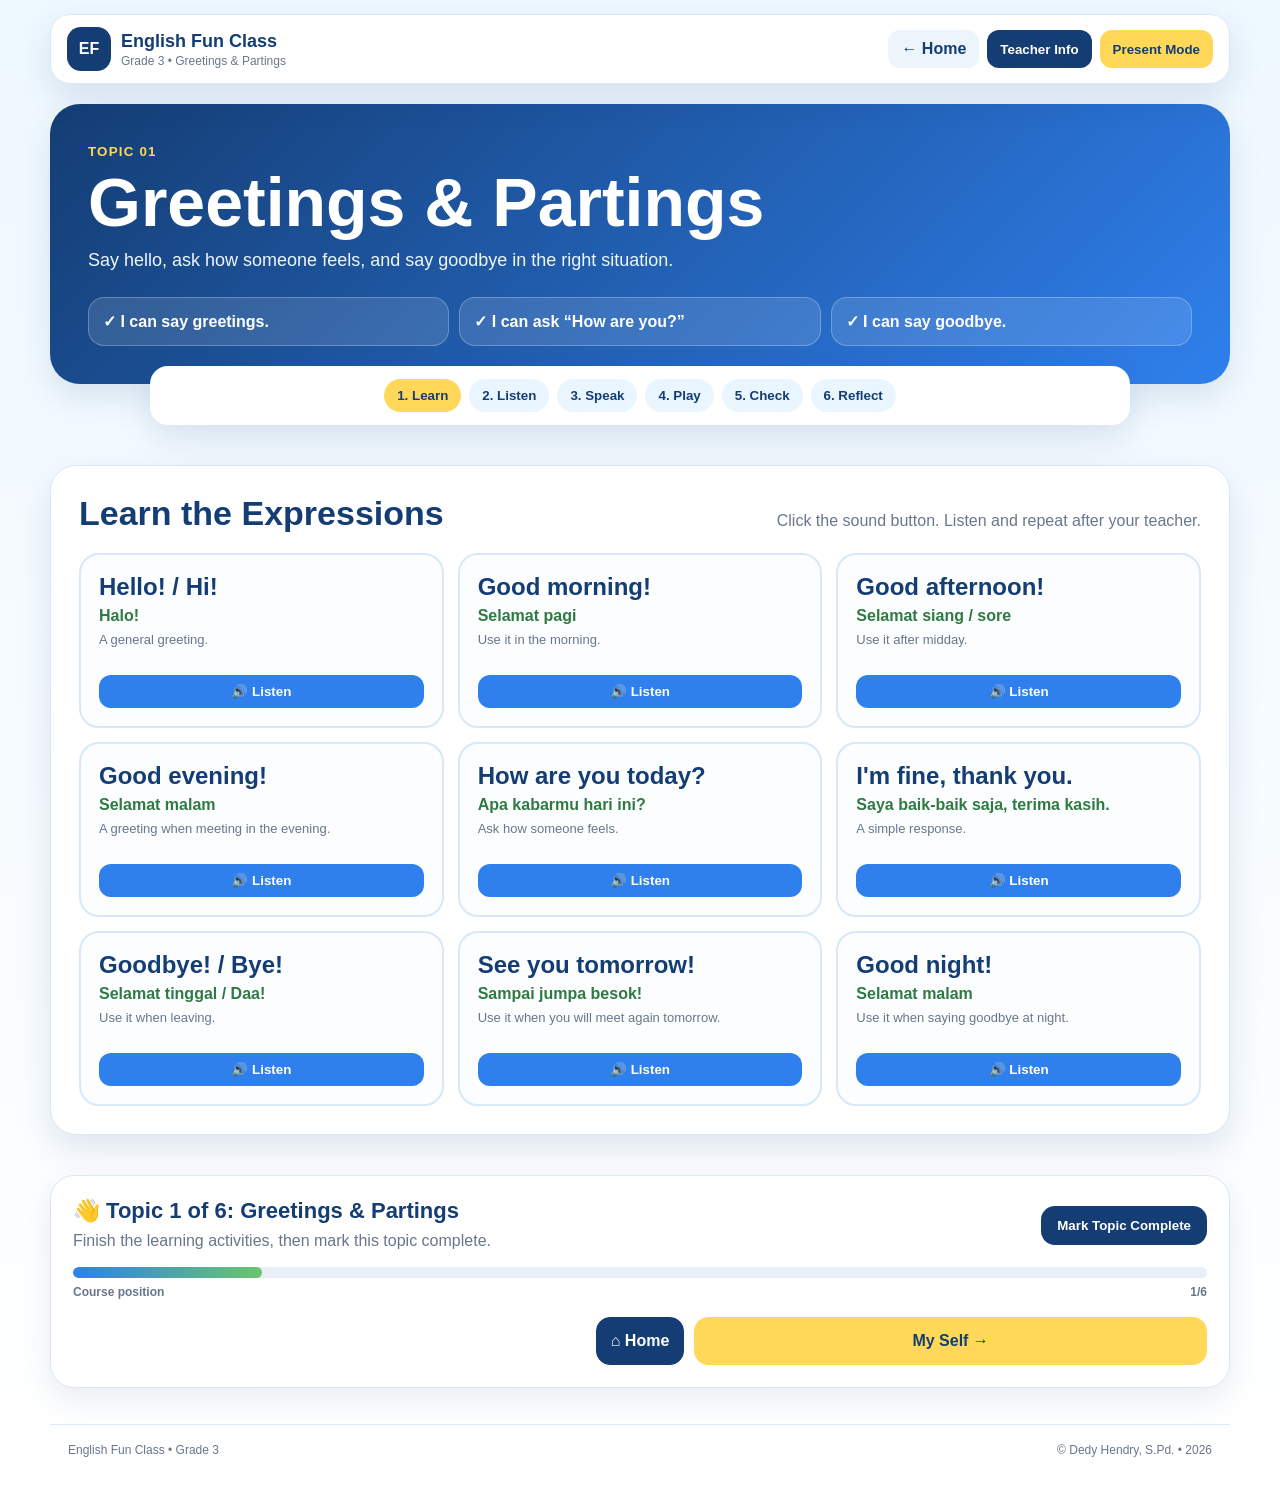
<file: modules/greetings.html>
<!DOCTYPE html>
<html lang="en">
<head>
<meta charset="UTF-8">
<meta name="viewport" content="width=device-width, initial-scale=1.0">
<meta name="author" content="Dedy Hendry, S.Pd.">
<title>Greetings & Partings | English Fun Class</title>
<style>
:root{--navy:#143d73;--blue:#2f80ed;--sky:#eaf6ff;--yellow:#ffd85a;--green:#69c66b;--orange:#ff9f43;--ink:#203047;--muted:#68778b;--line:#dbe8f4;--shadow:0 14px 34px rgba(20,61,115,.12)}
*{box-sizing:border-box}html{scroll-behavior:smooth}body{margin:0;font-family:Arial,Helvetica,sans-serif;background:linear-gradient(180deg,#eef8ff,#fff);color:var(--ink)}button,a{font-family:inherit}
.topbar{width:min(1180px,calc(100% - 28px));margin:14px auto 0;padding:12px 16px;background:#fff;border:1px solid var(--line);border-radius:20px;display:flex;align-items:center;justify-content:space-between;gap:12px;position:sticky;top:8px;z-index:30;box-shadow:var(--shadow)}
.brand{display:flex;align-items:center;gap:10px}.mark{width:44px;height:44px;border-radius:14px;background:var(--navy);color:#fff;display:grid;place-items:center;font-weight:900}.brand h1{margin:0;font-size:18px;color:var(--navy)}.brand p{margin:2px 0 0;font-size:12px;color:var(--muted)}
.actions{display:flex;gap:8px;flex-wrap:wrap}.actions button,.home{border:0;border-radius:12px;padding:10px 13px;font-weight:800;cursor:pointer;text-decoration:none}.home{background:#edf4fb;color:var(--navy)}.teacher{background:var(--navy);color:#fff}.present{background:var(--yellow);color:var(--navy)}
.hero{width:min(1180px,calc(100% - 28px));margin:20px auto 0;padding:38px;border-radius:30px;background:linear-gradient(135deg,#143d73,#2f80ed);color:#fff;box-shadow:var(--shadow)}.hero small{font-weight:900;color:var(--yellow);letter-spacing:1.2px}.hero h2{margin:8px 0 10px;font-size:clamp(38px,6vw,68px);line-height:1}.hero p{margin:0;max-width:780px;font-size:18px;line-height:1.6;color:#eef6ff}.goals{margin-top:22px;display:grid;grid-template-columns:repeat(3,1fr);gap:10px}.goal{background:rgba(255,255,255,.12);border:1px solid rgba(255,255,255,.25);padding:14px;border-radius:16px;font-weight:700}
.steps{width:min(980px,calc(100% - 28px));margin:-18px auto 0;padding:13px;background:#fff;border-radius:18px;box-shadow:var(--shadow);display:flex;gap:8px;justify-content:center;flex-wrap:wrap;position:relative;z-index:5}.step{border:0;border-radius:999px;padding:9px 13px;background:var(--sky);color:var(--navy);font-weight:900;cursor:pointer}.step.active{background:var(--yellow)}
main{width:min(1180px,calc(100% - 28px));margin:40px auto}.panel{display:none;background:#fff;border:1px solid var(--line);border-radius:26px;padding:28px;box-shadow:var(--shadow)}.panel.active{display:block}.head{display:flex;align-items:end;justify-content:space-between;gap:16px;margin-bottom:20px}.head h3{margin:0;color:var(--navy);font-size:34px}.head p{margin:0;color:var(--muted);max-width:580px;line-height:1.5}
.grid{display:grid;grid-template-columns:repeat(3,1fr);gap:14px}.card{padding:18px;border:2px solid #d7e8f8;border-radius:20px;background:#fbfdff;min-height:175px;display:flex;flex-direction:column;justify-content:space-between}.card h4{margin:0;color:var(--navy);font-size:24px}.meaning{margin:6px 0;color:#2f7a42;font-weight:800}.when{font-size:13px;color:var(--muted);line-height:1.4}.audio{margin-top:12px;border:0;border-radius:12px;padding:9px 11px;background:var(--blue);color:#fff;font-weight:800;cursor:pointer}
.stage{max-width:820px;margin:auto;text-align:center;padding:18px}.emoji{font-size:84px}.prompt{font-size:clamp(30px,5vw,50px);font-weight:900;color:var(--navy);margin:12px 0}.choices{display:grid;grid-template-columns:repeat(2,1fr);gap:12px;margin-top:20px}.choice{border:3px solid #d9e7f5;background:#fff;border-radius:18px;padding:16px;font-size:19px;font-weight:800;cursor:pointer;color:var(--navy)}.choice.correct{background:#e8f8e9;border-color:var(--green)}.choice.wrong{background:#fff0f0;border-color:#ef6a6a}.row{display:flex;justify-content:center;gap:10px;flex-wrap:wrap;margin-top:18px}.primary,.secondary{border:0;border-radius:14px;padding:12px 16px;font-weight:900;cursor:pointer}.primary{background:var(--navy);color:#fff}.secondary{background:var(--yellow);color:var(--navy)}.feedback{min-height:30px;margin-top:14px;font-weight:900;color:var(--navy)}
.feelings{display:flex;gap:14px;justify-content:center;flex-wrap:wrap;margin:18px 0}.feel{width:130px;padding:14px;border:3px solid #dbe8f4;border-radius:18px;background:#fff;cursor:pointer}.feel span{display:block;font-size:48px}.feel b{display:block;margin-top:6px;color:var(--navy)}.dialogue{max-width:700px;margin:18px auto;text-align:left;background:#f7fbff;border:2px solid #dbe8f4;border-radius:20px;padding:20px}.line{padding:10px 0;border-bottom:1px dashed #ccdaea;font-size:20px}.line:last-child{border:0}.speaker{font-weight:900;color:var(--navy)}
.quiz{padding:18px;border:2px solid #dbe8f4;border-radius:18px;background:#fbfdff;margin:12px 0}.quiz h4{margin:0 0 10px;color:var(--navy);font-size:20px}.option{display:block;width:100%;text-align:left;margin:8px 0;border:2px solid #d7e4f1;border-radius:12px;background:#fff;padding:11px;cursor:pointer;font-size:16px}.option.correct{background:#e8f8e9;border-color:var(--green)}.option.wrong{background:#fff0f0;border-color:#ef6a6a}.progress{height:16px;background:#e7eef6;border-radius:999px;overflow:hidden;margin-bottom:18px}.bar{height:100%;width:0;background:linear-gradient(90deg,var(--green),#32b483);transition:.3s}.score{display:none;padding:16px;border-radius:18px;background:#fff6cc;border:2px solid #f0cb55;text-align:center;font-size:24px;font-weight:900;color:var(--navy);margin-top:16px}
.reflect{display:grid;grid-template-columns:1fr 1fr;gap:12px;margin-top:16px}.reflect button{padding:15px;border:3px solid #dbe8f4;border-radius:18px;background:#fff;cursor:pointer;font-weight:800;text-align:left}.reflect .done{background:#e9f9ea;border-color:var(--green)}.reflect .practice{background:#fff6df;border-color:var(--orange)}
.modal{position:fixed;inset:0;background:rgba(8,37,72,.76);z-index:60;display:grid;place-items:center;padding:18px}.modal[hidden]{display:none}.teacher-card{width:min(780px,100%);background:#fff;border-radius:26px;padding:26px;position:relative;box-shadow:var(--shadow)}.teacher-card h3{color:var(--navy);font-size:30px;margin:0 0 12px}.teacher-grid{display:grid;grid-template-columns:1fr 1fr;gap:12px}.box{padding:15px;background:var(--sky);border-radius:16px}.box h4{margin:0 0 8px;color:var(--navy)}.box p,.box li{color:var(--muted);line-height:1.5}.close{position:absolute;right:16px;top:10px;border:0;background:transparent;font-size:32px;color:var(--navy);cursor:pointer}
footer{width:min(1180px,calc(100% - 28px));margin:36px auto 20px;padding:18px;border-top:1px solid var(--line);display:flex;justify-content:space-between;color:var(--muted);font-size:12px}body.presentation .brand p,body.presentation footer{display:none}body.presentation .topbar{position:static}
@media(max-width:900px){.grid{grid-template-columns:repeat(2,1fr)}.goals{grid-template-columns:1fr}.teacher-grid{grid-template-columns:1fr}}@media(max-width:620px){.topbar{position:static;align-items:flex-start}.brand p{display:none}.hero{padding:28px 20px}.grid,.choices,.reflect{grid-template-columns:1fr}.head{align-items:start;flex-direction:column}.panel{padding:20px}.feel{width:110px}}
</style>
<link rel="stylesheet" href="../course.css">
<link rel="stylesheet" href="../stage8.css">
</head>
<body>
<header class="topbar"><div class="brand"><div class="mark">EF</div><div><h1>English Fun Class</h1><p>Grade 3 • Greetings & Partings</p></div></div><div class="actions"><a class="home" href="../index.html">← Home</a><button class="teacher" id="teacherBtn">Teacher Info</button><button class="present" id="presentBtn">Present Mode</button></div></header>
<section class="hero"><small>TOPIC 01</small><h2>Greetings & Partings</h2><p>Say hello, ask how someone feels, and say goodbye in the right situation.</p><div class="goals"><div class="goal">✓ I can say greetings.</div><div class="goal">✓ I can ask “How are you?”</div><div class="goal">✓ I can say goodbye.</div></div></section>
<nav class="steps"><button class="step active" data-target="learn">1. Learn</button><button class="step" data-target="listen">2. Listen</button><button class="step" data-target="speak">3. Speak</button><button class="step" data-target="play">4. Play</button><button class="step" data-target="check">5. Check</button><button class="step" data-target="reflect">6. Reflect</button></nav>
<main>
<section id="learn" class="panel active"><div class="head"><h3>Learn the Expressions</h3><p>Click the sound button. Listen and repeat after your teacher.</p></div><div class="grid" id="learnGrid"></div></section>
<section id="listen" class="panel"><div class="head"><h3>Listen and Choose</h3><p>Listen carefully. Choose the greeting that matches the situation.</p></div><div class="stage"><div id="listenEmoji" class="emoji">🌅</div><div id="listenQuestion" class="prompt">Morning</div><button class="secondary" onclick="playListenPrompt()">🔊 Listen</button><div id="listenChoices" class="choices"></div><div id="listenFeedback" class="feedback"></div><div class="row"><button class="primary" onclick="nextListen()">Next →</button></div></div></section>
<section id="speak" class="panel"><div class="head"><h3>Speak Together</h3><p>Model first, then let students practice with a partner.</p></div><div class="stage"><div class="emoji">😊</div><div class="prompt">How are you today?</div><div class="feelings"><button class="feel" onclick="sayFeeling(`I'm happy.`)"><span>😊</span><b>Happy</b></button><button class="feel" onclick="sayFeeling(`I'm fine, thank you.`)"><span>🙂</span><b>Fine</b></button><button class="feel" onclick="sayFeeling(`I'm sad.`)"><span>😢</span><b>Sad</b></button><button class="feel" onclick="sayFeeling(`I'm tired.`)"><span>😴</span><b>Tired</b></button></div><div id="feelingSentence" class="prompt" style="font-size:34px">Choose a feeling.</div><div class="row"><button class="secondary" onclick="speak('How are you today?')">🔊 Hear Question</button><button class="primary" onclick="speak(document.getElementById('feelingSentence').textContent)">🔊 Hear Answer</button></div><div class="dialogue"><div class="line"><span class="speaker">Student A:</span> Hello! How are you today?</div><div class="line"><span class="speaker">Student B:</span> I'm fine, thank you.</div><div class="line"><span class="speaker">Student A:</span> See you tomorrow!</div><div class="line"><span class="speaker">Student B:</span> Bye!</div></div></div></section>
<section id="play" class="panel"><div class="head"><h3>Greeting Challenge</h3><p>Look at the situation. Choose the best expression.</p></div><div class="stage"><div id="gameEmoji" class="emoji">🏫🌞</div><div id="gamePrompt" class="prompt">You meet your teacher in the morning.</div><div id="gameChoices" class="choices"></div><div id="gameFeedback" class="feedback"></div><div class="row"><button class="secondary" onclick="speakGameSituation()">🔊 Hear Situation</button><button class="primary" onclick="nextGame()">New Challenge →</button></div></div></section>
<section id="check" class="panel"><div class="head"><h3>Mini Quiz</h3><p>Complete five questions. Your score appears automatically.</p></div><div class="progress"><div id="quizBar" class="bar"></div></div><div id="quizArea"></div><div id="scoreBox" class="score"></div><div class="row"><button class="primary" onclick="renderQuiz()">Try Again</button></div></section>
<section id="reflect" class="panel"><div class="head"><h3>I Can Check My Learning</h3><p>Click once for “I can do it”. Click again for “I need more practice”.</p></div><div class="reflect"><button onclick="toggleReflect(this)">I can say hi, hello, and good morning.</button><button onclick="toggleReflect(this)">I can say good afternoon and good evening.</button><button onclick="toggleReflect(this)">I can ask “How are you?” and answer it.</button><button onclick="toggleReflect(this)">I can say goodbye, bye, and see you.</button></div><div class="prompt" style="font-size:30px;text-align:center;margin-top:24px">Great job! ⭐</div></section>
</main>
<section id="teacherModal" class="modal" hidden><div class="teacher-card"><button class="close" id="closeTeacher">×</button><h3>Teacher Guide</h3><div class="teacher-grid"><div class="box"><h4>Target Language</h4><ul><li>Hello / Hi</li><li>Good morning / afternoon / evening</li><li>How are you today?</li><li>I'm fine / happy / sad.</li><li>Goodbye / Bye / See you / Good night</li></ul></div><div class="box"><h4>Classroom English</h4><ul><li>Listen carefully!</li><li>Repeat after me!</li><li>Look at the picture!</li><li>Work in pairs!</li><li>Your turn!</li><li>Good job!</li></ul></div><div class="box"><h4>Suggested Flow</h4><p>Model → guided response → pair practice → quick check → reflection.</p></div><div class="box"><h4>Classroom Tip</h4><p>Use gestures and visual cues. Accept simple verbal or nonverbal responses before asking for a full sentence.</p></div></div></div></section>
<footer><span>English Fun Class • Grade 3</span><span>© Dedy Hendry, S.Pd. • 2026</span></footer>
<script>
const expressions=[
['Hello! / Hi!','Halo!','A general greeting.','Hello! Hi!'],['Good morning!','Selamat pagi','Use it in the morning.','Good morning!'],['Good afternoon!','Selamat siang / sore','Use it after midday.','Good afternoon!'],['Good evening!','Selamat malam','A greeting when meeting in the evening.','Good evening!'],['How are you today?','Apa kabarmu hari ini?','Ask how someone feels.','How are you today?'],["I'm fine, thank you.",'Saya baik-baik saja, terima kasih.','A simple response.',"I'm fine, thank you."],['Goodbye! / Bye!','Selamat tinggal / Daa!','Use it when leaving.','Goodbye! Bye!'],['See you tomorrow!','Sampai jumpa besok!','Use it when you will meet again tomorrow.','See you tomorrow!'],['Good night!','Selamat malam','Use it when saying goodbye at night.','Good night!']];
const learnGrid=document.getElementById('learnGrid');expressions.forEach(x=>{const c=document.createElement('div');c.className='card';c.innerHTML=`<div><h4>${x[0]}</h4><div class="meaning">${x[1]}</div><div class="when">${x[2]}</div></div><button class="audio">🔊 Listen</button>`;c.querySelector('button').onclick=()=>speak(x[3]);learnGrid.appendChild(c)});
const panels=document.querySelectorAll('.panel'),steps=document.querySelectorAll('.step');steps.forEach(b=>b.onclick=()=>{steps.forEach(x=>x.classList.remove('active'));b.classList.add('active');panels.forEach(x=>x.classList.remove('active'));document.getElementById(b.dataset.target).classList.add('active');if(b.dataset.target==='check')renderQuiz();window.scrollTo({top:280,behavior:'smooth'})});
function speak(text,rate=.82){if('speechSynthesis'in window){speechSynthesis.cancel();const u=new SpeechSynthesisUtterance(text);u.lang='en-US';u.rate=rate;speechSynthesis.speak(u)}}
const teacherModal=document.getElementById('teacherModal');document.getElementById('teacherBtn').onclick=()=>teacherModal.hidden=false;document.getElementById('closeTeacher').onclick=()=>teacherModal.hidden=true;teacherModal.onclick=e=>{if(e.target===teacherModal)teacherModal.hidden=true};
document.getElementById('presentBtn').onclick=async()=>{document.body.classList.toggle('presentation');const b=document.getElementById('presentBtn');if(document.body.classList.contains('presentation')){b.textContent='Exit Present Mode';try{await document.documentElement.requestFullscreen?.()}catch(e){}}else{b.textContent='Present Mode';if(document.fullscreenElement)await document.exitFullscreen?.()}};
const listenItems=[{emoji:'🌅',label:'Morning',audio:'Good morning!',answer:'Good morning!',choices:['Good morning!','Good night!','Goodbye!','Good evening!']},{emoji:'🌇',label:'Afternoon',audio:'Good afternoon!',answer:'Good afternoon!',choices:['Good afternoon!','Hi!','Good night!','See you tomorrow!']},{emoji:'🌃',label:'Meeting at night',audio:'Good evening!',answer:'Good evening!',choices:['Good night!','Good evening!','Good morning!','Bye!']},{emoji:'👋🚪',label:'Leaving school',audio:'See you tomorrow!',answer:'See you tomorrow!',choices:['Hello!','Good morning!','See you tomorrow!','How are you?']}];let li=0;function renderListen(){const x=listenItems[li];listenEmoji.textContent=x.emoji;listenQuestion.textContent=x.label;listenFeedback.textContent='';listenChoices.innerHTML='';x.choices.forEach(c=>{const b=document.createElement('button');b.className='choice';b.textContent=c;b.onclick=()=>{[...listenChoices.children].forEach(y=>y.disabled=true);if(c===x.answer){b.classList.add('correct');listenFeedback.textContent='✓ Great job!'}else{b.classList.add('wrong');listenFeedback.textContent='Try again next time.';[...listenChoices.children].find(y=>y.textContent===x.answer)?.classList.add('correct')}};listenChoices.appendChild(b)})}function playListenPrompt(){speak(listenItems[li].audio)}function nextListen(){li=(li+1)%listenItems.length;renderListen()}renderListen();
function sayFeeling(t){feelingSentence.textContent=t;speak(t)}
const games=[{emoji:'🏫🌞',prompt:'You meet your teacher in the morning.',audio:'You meet your teacher in the morning.',answer:'Good morning!',choices:['Good morning!','Good night!','Goodbye!','See you tomorrow!']},{emoji:'😊👋',prompt:'You meet your friend.',audio:'You meet your friend.',answer:'Hello!',choices:['Goodbye!','Hello!','Good night!','See you tomorrow!']},{emoji:'🎒🚪',prompt:'You are going home. You will meet again tomorrow.',audio:'You are going home. You will meet again tomorrow.',answer:'See you tomorrow!',choices:['Good evening!','How are you?','See you tomorrow!','Good morning!']},{emoji:'🌙🛏️',prompt:'You say goodbye at night.',audio:'You say goodbye at night.',answer:'Good night!',choices:['Good night!','Good morning!','Hello!','Good afternoon!']}];let gi=0;function renderGame(){const x=games[gi];gameEmoji.textContent=x.emoji;gamePrompt.textContent=x.prompt;gameFeedback.textContent='';gameChoices.innerHTML='';x.choices.forEach(c=>{const b=document.createElement('button');b.className='choice';b.textContent=c;b.onclick=()=>{[...gameChoices.children].forEach(y=>y.disabled=true);if(c===x.answer){b.classList.add('correct');gameFeedback.textContent='✓ Excellent!';speak(c)}else{b.classList.add('wrong');gameFeedback.textContent='Look at the situation again.';[...gameChoices.children].find(y=>y.textContent===x.answer)?.classList.add('correct')}};gameChoices.appendChild(b)})}function nextGame(){gi=(gi+1)%games.length;renderGame()}function speakGameSituation(){speak(games[gi].audio)}renderGame();
const quizData=[{q:'Which greeting do you use in the morning?',a:'Good morning!',o:['Good night!','Good morning!','Goodbye!']},{q:'What can you say when you meet a friend?',a:'Hello!',o:['Hello!','Good night!','See you tomorrow!']},{q:'Choose the best answer: “How are you today?”',a:"I'm fine, thank you.",o:["I'm fine, thank you.",'Goodbye!','Good morning!']},{q:'What can you say when you will meet again tomorrow?',a:'See you tomorrow!',o:['Good evening!','See you tomorrow!','Hello!']},{q:'Which expression is a parting?',a:'Goodbye!',o:['How are you?','Goodbye!','Good afternoon!']}];let answered=0,score=0;function renderQuiz(){answered=0;score=0;quizBar.style.width='0%';quizArea.innerHTML='';scoreBox.style.display='none';quizData.forEach((x,i)=>{const c=document.createElement('div');c.className='quiz';c.innerHTML=`<h4>${i+1}. ${x.q}</h4>`;x.o.forEach(o=>{const b=document.createElement('button');b.className='option';b.textContent=o;b.onclick=()=>{if(c.dataset.done)return;c.dataset.done=1;answered++;if(o===x.a){b.classList.add('correct');score++}else{b.classList.add('wrong');[...c.querySelectorAll('.option')].find(y=>y.textContent===x.a)?.classList.add('correct')}quizBar.style.width=(answered/quizData.length*100)+'%';if(answered===quizData.length){scoreBox.style.display='block';scoreBox.textContent=`Your score: ${score}/${quizData.length} • ${score>=4?'Excellent!':'Keep practicing!'}`}};c.appendChild(b)});quizArea.appendChild(c)})}renderQuiz();
function toggleReflect(el){if(!el.classList.contains('done')&&!el.classList.contains('practice')){el.classList.add('done');el.textContent='✓ '+el.textContent}else if(el.classList.contains('done')){el.classList.remove('done');el.classList.add('practice');el.textContent=el.textContent.replace('✓ ','↻ ')}else{el.classList.remove('practice');el.textContent=el.textContent.replace('↻ ','')}}
</script>
<script src="../course.js"></script>
<script src="../stage8.js"></script>
</body>
</html>
</file>
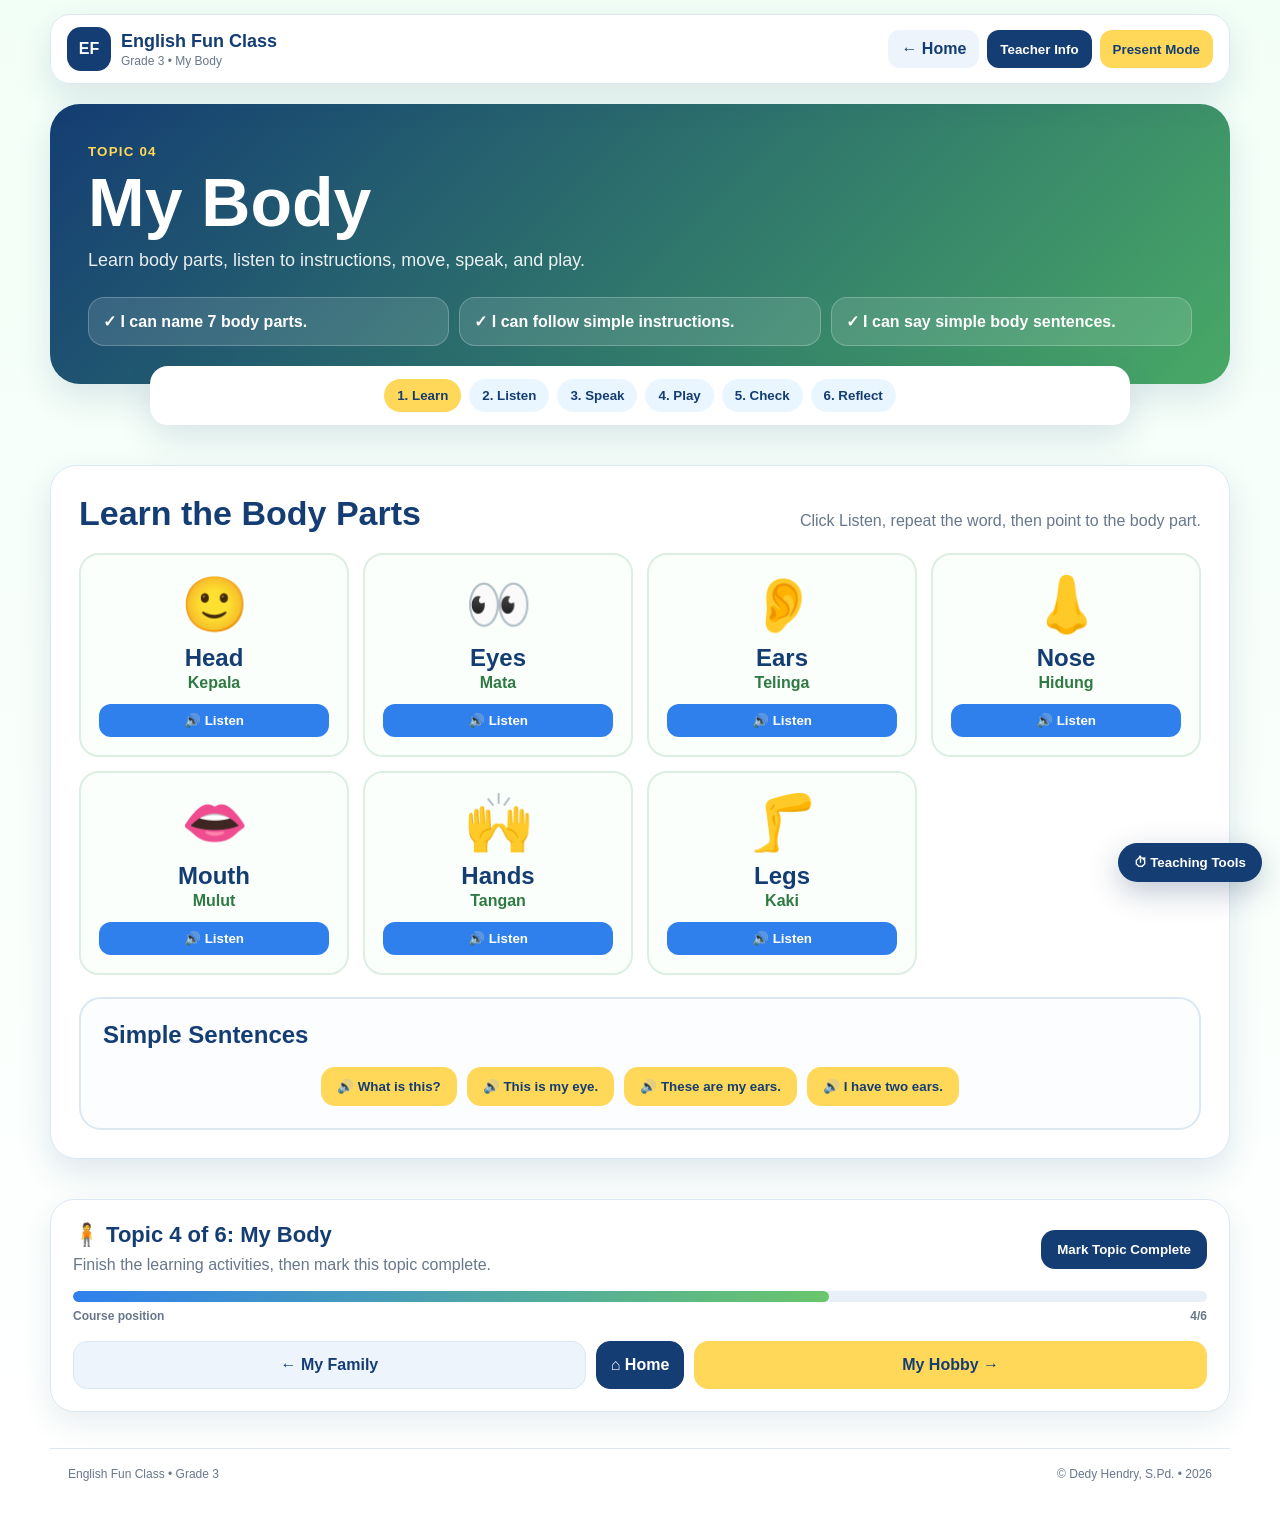
<file: modules/mybody.html>
<!DOCTYPE html>
<html lang="en">
<head>
<meta charset="UTF-8">
<meta name="viewport" content="width=device-width, initial-scale=1.0">
<meta name="author" content="Dedy Hendry, S.Pd.">
<title>My Body | English Fun Class</title>
<style>
:root{
  --navy:#143d73;--blue:#2f80ed;--sky:#eaf6ff;--yellow:#ffd85a;--green:#69c66b;
  --orange:#ff9f43;--ink:#203047;--muted:#68778b;--line:#dbe8f4;
  --shadow:0 14px 34px rgba(20,61,115,.12)
}
*{box-sizing:border-box}html{scroll-behavior:smooth}
body{margin:0;font-family:Arial,Helvetica,sans-serif;background:linear-gradient(180deg,#f2fff7,#fff);color:var(--ink)}
button,a,input{font-family:inherit}
.topbar{width:min(1180px,calc(100% - 28px));margin:14px auto 0;padding:12px 16px;background:rgba(255,255,255,.95);
border:1px solid var(--line);border-radius:20px;display:flex;align-items:center;justify-content:space-between;gap:12px;
position:sticky;top:8px;z-index:40;box-shadow:var(--shadow);backdrop-filter:blur(10px)}
.brand{display:flex;align-items:center;gap:10px}.brand-mark{width:44px;height:44px;border-radius:14px;background:var(--navy);
color:#fff;display:grid;place-items:center;font-weight:900}.brand h1{margin:0;font-size:18px;color:var(--navy)}
.brand p{margin:2px 0 0;font-size:12px;color:var(--muted)}.top-actions{display:flex;gap:8px;flex-wrap:wrap}
.top-actions button,.back-btn{border:0;border-radius:12px;padding:10px 13px;font-weight:800;cursor:pointer;text-decoration:none}
.back-btn{background:#edf4fb;color:var(--navy)}.teacher-btn{background:var(--navy);color:#fff}.present-btn{background:var(--yellow);color:var(--navy)}
.hero{width:min(1180px,calc(100% - 28px));margin:20px auto 0;padding:38px;border-radius:30px;
background:linear-gradient(135deg,#143d73,#48a966);color:#fff;box-shadow:var(--shadow)}
.hero small{font-weight:900;color:var(--yellow);letter-spacing:1.2px}.hero h2{margin:8px 0 10px;font-size:clamp(38px,6vw,68px);line-height:1}
.hero p{margin:0;max-width:780px;font-size:18px;line-height:1.6;color:rgba(255,255,255,.9)}
.goal-box{margin-top:22px;display:grid;grid-template-columns:repeat(3,1fr);gap:10px}
.goal{background:rgba(255,255,255,.12);border:1px solid rgba(255,255,255,.23);padding:14px;border-radius:16px;font-weight:700}
.steps{width:min(980px,calc(100% - 28px));margin:-18px auto 0;padding:13px;background:#fff;border-radius:18px;box-shadow:var(--shadow);
display:flex;gap:8px;justify-content:center;flex-wrap:wrap;position:relative;z-index:5}
.step-btn{border:0;border-radius:999px;padding:9px 13px;background:var(--sky);color:var(--navy);font-weight:900;cursor:pointer}.step-btn.active{background:var(--yellow)}
main{width:min(1180px,calc(100% - 28px));margin:40px auto}.panel{display:none;background:#fff;border:1px solid var(--line);border-radius:26px;padding:28px;box-shadow:var(--shadow)}.panel.active{display:block}
.section-title{display:flex;align-items:end;justify-content:space-between;gap:16px;margin-bottom:20px}.section-title h3{margin:0;color:var(--navy);font-size:34px}
.section-title p{margin:0;color:var(--muted);max-width:580px;line-height:1.5}
.card-grid{display:grid;grid-template-columns:repeat(4,1fr);gap:14px}.body-card{padding:18px;border:2px solid #dcefe2;border-radius:20px;background:#fbfffc;text-align:center}
.body-card .emoji{font-size:54px}.body-card h4{margin:8px 0 2px;color:var(--navy);font-size:24px}.body-card .meaning{color:#2f7a42;font-weight:800}
.audio-btn{margin-top:12px;border:0;border-radius:12px;padding:9px 11px;background:var(--blue);color:#fff;font-weight:800;cursor:pointer;width:100%}
.primary,.secondary{border:0;border-radius:14px;padding:12px 16px;font-weight:900;cursor:pointer}.primary{background:var(--navy);color:#fff}.secondary{background:var(--yellow);color:var(--navy)}
.action-row{display:flex;justify-content:center;gap:10px;flex-wrap:wrap;margin-top:18px}.stage{max-width:860px;margin:auto;text-align:center;padding:18px}
.big-emoji{font-size:90px}.big-prompt{font-size:clamp(30px,5vw,50px);font-weight:900;color:var(--navy);margin:12px 0}.subprompt{font-size:18px;color:var(--muted);line-height:1.5}
.choice-grid{display:grid;grid-template-columns:repeat(2,1fr);gap:12px;margin-top:20px}.choice{border:3px solid #dbe8f4;background:#fff;border-radius:18px;padding:16px;font-size:19px;font-weight:800;cursor:pointer;color:var(--navy)}
.choice.correct{background:#e8f8e9;border-color:var(--green)}.choice.wrong{background:#fff0f0;border-color:#ef6a6a}.feedback{min-height:32px;margin-top:14px;font-weight:900;color:var(--navy)}
.teacher-says-box{max-width:760px;margin:0 auto;padding:28px;border:3px dashed #a9d8b8;border-radius:24px;background:#f7fff9}.command{font-size:clamp(34px,5vw,56px);font-weight:900;color:var(--navy);margin:16px 0}
.rule{display:inline-block;padding:8px 12px;border-radius:999px;background:#e9f8ee;color:#327346;font-weight:900;margin-bottom:8px}
.monster-grid{display:grid;grid-template-columns:repeat(3,1fr);gap:14px;margin-top:18px}.monster{padding:18px;border:2px solid #dbe8f4;border-radius:20px;background:#fbfdff;cursor:pointer}.monster .face{font-size:70px}.monster b{display:block;color:var(--navy);margin-top:8px}
.draw-box{margin-top:22px;padding:22px;border:2px solid #dbe8f4;border-radius:22px;background:#fbfdff}.draw-box h4{margin:0 0 12px;color:var(--navy);font-size:24px}
.word-bank{display:flex;gap:8px;justify-content:center;flex-wrap:wrap;margin:12px 0}.word{padding:8px 11px;border-radius:999px;background:#edf7ef;color:#2f7140;font-weight:900}
.quiz-card{padding:18px;border:2px solid #dbe8f4;border-radius:18px;background:#fbfdff;margin:12px 0}.quiz-card h4{margin:0 0 10px;color:var(--navy);font-size:20px}
.quiz-option{display:block;width:100%;text-align:left;margin:8px 0;border:2px solid #d7e4f1;border-radius:12px;background:#fff;padding:11px;cursor:pointer;font-size:16px}
.quiz-option.correct{background:#e8f8e9;border-color:var(--green)}.quiz-option.wrong{background:#fff0f0;border-color:#ef6a6a}
.progress{height:16px;background:#e7eef6;border-radius:999px;overflow:hidden;margin-bottom:18px}.bar{height:100%;width:0;background:linear-gradient(90deg,var(--green),#32b483);transition:.3s}
.score{display:none;padding:16px;border-radius:18px;background:#fff6cc;border:2px solid #f0cb55;text-align:center;font-size:24px;font-weight:900;color:var(--navy);margin-top:16px}
.reflect-grid{display:grid;grid-template-columns:1fr 1fr;gap:12px;margin-top:16px}.reflect-item{padding:15px;border:3px solid #dbe8f4;border-radius:18px;background:#fff;cursor:pointer;font-weight:800;text-align:left}
.reflect-item.done{background:#e9f9ea;border-color:var(--green)}.reflect-item.practice{background:#fff6df;border-color:var(--orange)}
.teacher-modal{position:fixed;inset:0;background:rgba(8,37,72,.76);z-index:60;display:grid;place-items:center;padding:18px}.teacher-modal[hidden]{display:none}
.teacher-card{width:min(820px,100%);background:#fff;border-radius:26px;padding:26px;position:relative;box-shadow:var(--shadow)}.teacher-card h3{color:var(--navy);font-size:30px;margin:0 0 12px}
.teacher-grid{display:grid;grid-template-columns:1fr 1fr;gap:12px}.teacher-box{padding:15px;background:#f1fbf4;border-radius:16px}.teacher-box h4{margin:0 0 8px;color:var(--navy)}
.teacher-box p,.teacher-box li{color:var(--muted);line-height:1.5}.close{position:absolute;right:16px;top:10px;border:0;background:transparent;font-size:32px;color:var(--navy);cursor:pointer}
footer{width:min(1180px,calc(100% - 28px));margin:36px auto 20px;padding:18px;border-top:1px solid var(--line);display:flex;justify-content:space-between;color:var(--muted);font-size:12px}
body.presentation .brand p,body.presentation footer{display:none}body.presentation .topbar{position:static}
@media(max-width:900px){.card-grid{grid-template-columns:repeat(2,1fr)}.monster-grid{grid-template-columns:repeat(2,1fr)}.goal-box{grid-template-columns:1fr}.teacher-grid{grid-template-columns:1fr}}
@media(max-width:620px){.topbar{position:static;align-items:flex-start}.brand p{display:none}.hero{padding:28px 20px}.card-grid,.monster-grid,.choice-grid,.reflect-grid{grid-template-columns:1fr}.section-title{align-items:start;flex-direction:column}.panel{padding:20px}}
</style>
<link rel="stylesheet" href="../course.css">
<link rel="stylesheet" href="../stage8.css">
</head>
<body>
<header class="topbar">
  <div class="brand">
    <div class="brand-mark">EF</div>
    <div><h1>English Fun Class</h1><p>Grade 3 • My Body</p></div>
  </div>
  <div class="top-actions">
    <a class="back-btn" href="../index.html">← Home</a>
    <button class="teacher-btn" id="teacherBtn">Teacher Info</button>
    <button class="present-btn" id="presentBtn">Present Mode</button>
  </div>
</header>

<section class="hero">
  <small>TOPIC 04</small>
  <h2>My Body</h2>
  <p>Learn body parts, listen to instructions, move, speak, and play.</p>
  <div class="goal-box">
    <div class="goal">✓ I can name 7 body parts.</div>
    <div class="goal">✓ I can follow simple instructions.</div>
    <div class="goal">✓ I can say simple body sentences.</div>
  </div>
</section>

<nav class="steps">
  <button class="step-btn active" data-target="learn">1. Learn</button>
  <button class="step-btn" data-target="listen">2. Listen</button>
  <button class="step-btn" data-target="speak">3. Speak</button>
  <button class="step-btn" data-target="play">4. Play</button>
  <button class="step-btn" data-target="check">5. Check</button>
  <button class="step-btn" data-target="reflect">6. Reflect</button>
</nav>

<main>
<section id="learn" class="panel active">
  <div class="section-title">
    <div><h3>Learn the Body Parts</h3></div>
    <p>Click Listen, repeat the word, then point to the body part.</p>
  </div>
  <div class="card-grid">
    <div class="body-card"><div class="emoji">🙂</div><h4>Head</h4><div class="meaning">Kepala</div><button class="audio-btn" onclick="speak('Head')">🔊 Listen</button></div>
    <div class="body-card"><div class="emoji">👀</div><h4>Eyes</h4><div class="meaning">Mata</div><button class="audio-btn" onclick="speak('Eyes')">🔊 Listen</button></div>
    <div class="body-card"><div class="emoji">👂</div><h4>Ears</h4><div class="meaning">Telinga</div><button class="audio-btn" onclick="speak('Ears')">🔊 Listen</button></div>
    <div class="body-card"><div class="emoji">👃</div><h4>Nose</h4><div class="meaning">Hidung</div><button class="audio-btn" onclick="speak('Nose')">🔊 Listen</button></div>
    <div class="body-card"><div class="emoji">👄</div><h4>Mouth</h4><div class="meaning">Mulut</div><button class="audio-btn" onclick="speak('Mouth')">🔊 Listen</button></div>
    <div class="body-card"><div class="emoji">🙌</div><h4>Hands</h4><div class="meaning">Tangan</div><button class="audio-btn" onclick="speak('Hands')">🔊 Listen</button></div>
    <div class="body-card"><div class="emoji">🦵</div><h4>Legs</h4><div class="meaning">Kaki</div><button class="audio-btn" onclick="speak('Legs')">🔊 Listen</button></div>
  </div>

  <div class="draw-box">
    <h4>Simple Sentences</h4>
    <div class="action-row">
      <button class="secondary" onclick="speak('What is this?')">🔊 What is this?</button>
      <button class="secondary" onclick="speak('This is my eye.')">🔊 This is my eye.</button>
      <button class="secondary" onclick="speak('These are my ears.')">🔊 These are my ears.</button>
      <button class="secondary" onclick="speak('I have two ears.')">🔊 I have two ears.</button>
    </div>
  </div>
</section>

<section id="listen" class="panel">
  <div class="section-title">
    <div><h3>Listen and Move</h3></div>
    <p>Listen to the instruction, do the movement, then choose the correct body part.</p>
  </div>
  <div class="stage">
    <div id="listenEmoji" class="big-emoji">🙂</div>
    <div id="listenPrompt" class="big-prompt">Ready?</div>
    <button class="secondary" onclick="playListen()">🔊 Listen</button>
    <div id="listenChoices" class="choice-grid"></div>
    <div id="listenFeedback" class="feedback"></div>
    <div class="action-row"><button class="primary" onclick="nextListen()">Next →</button></div>
  </div>
</section>

<section id="speak" class="panel">
  <div class="section-title">
    <div><h3>Look and Say</h3></div>
    <p>Look at the body part and say the sentence aloud.</p>
  </div>
  <div class="stage">
    <div id="speakEmoji" class="big-emoji">👃</div>
    <div id="speakQuestion" class="big-prompt" style="font-size:34px">What is this?</div>
    <div id="speakAnswer" class="command">It is my nose.</div>
    <div class="action-row">
      <button class="secondary" onclick="speak(document.getElementById('speakQuestion').textContent)">🔊 Hear Question</button>
      <button class="primary" onclick="speak(document.getElementById('speakAnswer').textContent)">🔊 Hear Answer</button>
      <button class="primary" onclick="nextSpeak()">Next →</button>
    </div>

    <div class="draw-box">
      <h4>Draw and Describe</h4>
      <p class="subprompt">Draw a funny monster on paper, then describe it using these words.</p>
      <div class="word-bank">
        <span class="word">one eye</span><span class="word">two eyes</span><span class="word">two ears</span>
        <span class="word">big nose</span><span class="word">two hands</span><span class="word">two legs</span>
      </div>
      <p class="command" style="font-size:28px">“My monster has two eyes and two legs.”</p>
    </div>
  </div>
</section>

<section id="play" class="panel">
  <div class="section-title">
    <div><h3>Teacher Says</h3></div>
    <p>Move only when the command starts with “Teacher says...”.</p>
  </div>
  <div class="stage">
    <div class="teacher-says-box">
      <div class="rule">MOVE ONLY IF YOU HEAR “TEACHER SAYS”</div>
      <div id="teacherCommand" class="command">Teacher says, touch your head!</div>
      <div class="big-emoji" id="teacherEmoji">🙂</div>
      <div class="action-row">
        <button class="secondary" onclick="hearTeacherCommand()">🔊 Hear Command</button>
        <button class="primary" onclick="nextTeacherCommand()">New Command →</button>
      </div>
    </div>

    <div class="draw-box">
      <h4>Monster Match</h4>
      <p class="subprompt">Read the sentence and choose the correct monster.</p>
      <div id="monsterSentence" class="command" style="font-size:28px">I have one big eye.</div>
      <div class="monster-grid" id="monsterGrid"></div>
      <div id="monsterFeedback" class="feedback"></div>
      <div class="action-row"><button class="primary" onclick="nextMonster()">Next Monster →</button></div>
    </div>
  </div>
</section>

<section id="check" class="panel">
  <div class="section-title">
    <div><h3>Mini Quiz</h3></div>
    <p>Complete five questions. Your score appears automatically.</p>
  </div>
  <div class="progress"><div id="quizBar" class="bar"></div></div>
  <div id="quizArea"></div>
  <div id="scoreBox" class="score"></div>
  <div class="action-row"><button class="primary" onclick="renderQuiz()">Try Again</button></div>
</section>

<section id="reflect" class="panel">
  <div class="section-title">
    <div><h3>I Can Check My Learning</h3></div>
    <p>Click once for “I can do it”. Click again for “I need more practice”.</p>
  </div>
  <div class="stage">
    <div class="reflect-grid">
      <button class="reflect-item" onclick="toggleReflect(this)">I can name 7 body parts.</button>
      <button class="reflect-item" onclick="toggleReflect(this)">I can follow “Touch your...” instructions.</button>
      <button class="reflect-item" onclick="toggleReflect(this)">I can play Teacher Says.</button>
      <button class="reflect-item" onclick="toggleReflect(this)">I can say a simple body sentence.</button>
    </div>
    <div class="big-prompt" style="font-size:32px;margin-top:24px">Great job! ⭐</div>
  </div>
</section>
</main>

<section id="teacherModal" class="teacher-modal" hidden>
  <div class="teacher-card">
    <button class="close" id="closeTeacher">×</button>
    <h3>Teacher Guide</h3>
    <div class="teacher-grid">
      <div class="teacher-box">
        <h4>Target Vocabulary</h4>
        <ul><li>head</li><li>eyes</li><li>ears</li><li>nose</li><li>mouth</li><li>hands</li><li>legs</li></ul>
      </div>
      <div class="teacher-box">
        <h4>Target Expressions</h4>
        <ul><li>What is this?</li><li>This is my eye.</li><li>These are my ears.</li><li>I have two ears.</li></ul>
      </div>
      <div class="teacher-box">
        <h4>Classroom English</h4>
        <ul><li>Look.</li><li>Listen.</li><li>Repeat after me.</li><li>Point to...</li><li>Show me...</li><li>Touch your...</li><li>Raise your hands.</li></ul>
      </div>
      <div class="teacher-box">
        <h4>Teaching Strategy</h4>
        <p>Model vocabulary, use TPR, play Teacher Says, move to Look and Say, then Draw and Describe, formative check, and reflection.</p>
      </div>
    </div>
  </div>
</section>

<footer><span>English Fun Class • Grade 3</span><span>© Dedy Hendry, S.Pd. • 2026</span></footer>

<script>
const panels=document.querySelectorAll('.panel');
const stepBtns=document.querySelectorAll('.step-btn');
stepBtns.forEach(btn=>btn.addEventListener('click',()=>{
  stepBtns.forEach(b=>b.classList.remove('active'));btn.classList.add('active');
  panels.forEach(p=>p.classList.remove('active'));document.getElementById(btn.dataset.target).classList.add('active');
  window.scrollTo({top:300,behavior:'smooth'});
  if(btn.dataset.target==='check')renderQuiz();
}));

function speak(text,rate=.82){
  if('speechSynthesis'in window){
    speechSynthesis.cancel();
    const u=new SpeechSynthesisUtterance(text);u.lang='en-US';u.rate=rate;speechSynthesis.speak(u);
  }
}

const listenItems=[
  {emoji:'🙂',prompt:'Touch your head.',answer:'Head',choices:['Head','Nose','Hands','Legs']},
  {emoji:'👃',prompt:'Touch your nose.',answer:'Nose',choices:['Ears','Nose','Mouth','Eyes']},
  {emoji:'👀',prompt:'Point to your eyes.',answer:'Eyes',choices:['Eyes','Hands','Head','Legs']},
  {emoji:'🙌',prompt:'Show me your hands.',answer:'Hands',choices:['Mouth','Hands','Ears','Head']},
  {emoji:'🦵',prompt:'Move your legs.',answer:'Legs',choices:['Legs','Hands','Eyes','Nose']}
];
let listenIndex=0;
function renderListen(){
  const item=listenItems[listenIndex];
  document.getElementById('listenEmoji').textContent=item.emoji;
  document.getElementById('listenPrompt').textContent=item.prompt;
  document.getElementById('listenFeedback').textContent='';
  const box=document.getElementById('listenChoices');box.innerHTML='';
  item.choices.forEach(c=>{
    const b=document.createElement('button');b.className='choice';b.textContent=c;
    b.onclick=()=>{
      [...box.children].forEach(x=>x.disabled=true);
      if(c===item.answer){b.classList.add('correct');document.getElementById('listenFeedback').textContent='✓ Great job!'}
      else{b.classList.add('wrong');document.getElementById('listenFeedback').textContent='Listen and move again.';[...box.children].find(x=>x.textContent===item.answer)?.classList.add('correct')}
    };box.appendChild(b);
  });
}
function playListen(){speak(listenItems[listenIndex].prompt)}
function nextListen(){listenIndex=(listenIndex+1)%listenItems.length;renderListen()}
renderListen();

const speakItems=[
  {emoji:'👃',q:'What is this?',a:'It is my nose.'},
  {emoji:'👀',q:'What are these?',a:'These are my eyes.'},
  {emoji:'👂',q:'What are these?',a:'These are my ears.'},
  {emoji:'🙌',q:'What are these?',a:'These are my hands.'},
  {emoji:'🦵',q:'What are these?',a:'These are my legs.'}
];
let speakIndex=0;
function renderSpeak(){
  const item=speakItems[speakIndex];
  document.getElementById('speakEmoji').textContent=item.emoji;
  document.getElementById('speakQuestion').textContent=item.q;
  document.getElementById('speakAnswer').textContent=item.a;
}
function nextSpeak(){speakIndex=(speakIndex+1)%speakItems.length;renderSpeak()}
renderSpeak();

const teacherCommands=[
  {text:'Teacher says, touch your head!',emoji:'🙂'},
  {text:'Teacher says, touch your nose!',emoji:'👃'},
  {text:'Raise your hands!',emoji:'🙌'},
  {text:'Teacher says, point to your eyes!',emoji:'👀'},
  {text:'Move your legs!',emoji:'🦵'},
  {text:'Teacher says, show me your hands!',emoji:'🙌'},
  {text:'Touch your ears!',emoji:'👂'}
];
let cmdIndex=0;
function renderTeacherCommand(){
  document.getElementById('teacherCommand').textContent=teacherCommands[cmdIndex].text;
  document.getElementById('teacherEmoji').textContent=teacherCommands[cmdIndex].emoji;
}
function hearTeacherCommand(){speak(teacherCommands[cmdIndex].text)}
function nextTeacherCommand(){cmdIndex=(cmdIndex+1)%teacherCommands.length;renderTeacherCommand()}
renderTeacherCommand();

const monsters=[
  {name:'Monster A',emoji:'🟢👁️',desc:'I have one big eye.'},
  {name:'Monster B',emoji:'🔴👂👂',desc:'I have two round ears and two hands.'},
  {name:'Monster C',emoji:'🟣👀',desc:'I have two eyes on top of my head.'},
  {name:'Monster D',emoji:'🟡👀🦵🦵',desc:'I have two eyes and two legs.'},
  {name:'Monster E',emoji:'🔵👃',desc:'I have a big orange nose.'},
  {name:'Monster F',emoji:'🟢👂👂👀',desc:'I have two big ears and two eyes.'}
];
let monsterIndex=0;
function renderMonster(){
  const target=monsters[monsterIndex];
  document.getElementById('monsterSentence').textContent=target.desc;
  document.getElementById('monsterFeedback').textContent='';
  const grid=document.getElementById('monsterGrid');grid.innerHTML='';
  monsters.slice(0,3).forEach((m,idx)=>{
    const actual=monsters[(monsterIndex+idx)%monsters.length];
    const d=document.createElement('button');d.className='monster';
    d.innerHTML=`<div class="face">${actual.emoji}</div><b>${actual.name}</b>`;
    d.onclick=()=>{
      [...grid.children].forEach(x=>x.disabled=true);
      if(actual.desc===target.desc){d.style.borderColor='#69c66b';d.style.background='#e8f8e9';document.getElementById('monsterFeedback').textContent='✓ Correct!'}
      else{d.style.borderColor='#ef6a6a';d.style.background='#fff0f0';document.getElementById('monsterFeedback').textContent='Try another monster next time.'}
    };
    grid.appendChild(d);
  });
}
function nextMonster(){monsterIndex=(monsterIndex+1)%monsters.length;renderMonster()}
renderMonster();

const quizData=[
  {q:'“Hidung” in English is ...',a:'Nose',o:['Nose','Mouth','Head']},
  {q:'Choose the correct instruction for 👀',a:'Point to your eyes.',o:['Point to your eyes.','Touch your nose.','Raise your hands.']},
  {q:'Which sentence is correct?',a:'These are my ears.',o:['This are my ears.','These are my ears.','These is my ears.']},
  {q:'What should you do when you hear “Teacher says, touch your head”?',a:'Touch your head.',o:['Touch your head.','Raise your hands.','Move your legs.']},
  {q:'Which word means “tangan”?',a:'Hands',o:['Legs','Hands','Eyes']}
];
let answered=0,score=0;
function renderQuiz(){
  answered=0;score=0;document.getElementById('quizBar').style.width='0%';
  const area=document.getElementById('quizArea');area.innerHTML='';
  const scoreBox=document.getElementById('scoreBox');scoreBox.style.display='none';scoreBox.textContent='';
  quizData.forEach((item,i)=>{
    const card=document.createElement('div');card.className='quiz-card';
    const h=document.createElement('h4');h.textContent=(i+1)+'. '+item.q;card.appendChild(h);
    item.o.forEach(opt=>{
      const b=document.createElement('button');b.className='quiz-option';b.textContent=opt;
      b.onclick=()=>{
        if(card.dataset.done)return;card.dataset.done='1';answered++;
        if(opt===item.a){b.classList.add('correct');score++}
        else{b.classList.add('wrong');[...card.querySelectorAll('.quiz-option')].find(x=>x.textContent===item.a)?.classList.add('correct')}
        document.getElementById('quizBar').style.width=(answered/quizData.length*100)+'%';
        if(answered===quizData.length){
          scoreBox.style.display='block';
          scoreBox.textContent=`Your score: ${score}/${quizData.length} • ${score>=4?'Excellent!':'Keep practicing!'}`
        }
      };card.appendChild(b);
    });area.appendChild(card);
  });
}
renderQuiz();

function toggleReflect(el){
  if(!el.classList.contains('done')&&!el.classList.contains('practice')){el.classList.add('done');el.textContent='✓ '+el.textContent}
  else if(el.classList.contains('done')){el.classList.remove('done');el.classList.add('practice');el.textContent=el.textContent.replace('✓ ','↻ ')}
  else{el.classList.remove('practice');el.textContent=el.textContent.replace('↻ ','')}
}

const modal=document.getElementById('teacherModal');
document.getElementById('teacherBtn').onclick=()=>modal.hidden=false;
document.getElementById('closeTeacher').onclick=()=>modal.hidden=true;
modal.onclick=e=>{if(e.target===modal)modal.hidden=true};

document.getElementById('presentBtn').addEventListener('click',async()=>{
  document.body.classList.toggle('presentation');
  const btn=document.getElementById('presentBtn');
  if(document.body.classList.contains('presentation')){
    btn.textContent='Exit Present Mode';
    try{await document.documentElement.requestFullscreen?.()}catch(e){}
  }else{
    btn.textContent='Present Mode';
    if(document.fullscreenElement)await document.exitFullscreen?.();
  }
});
document.addEventListener('fullscreenchange',()=>{
  if(!document.fullscreenElement&&document.body.classList.contains('presentation')){
    document.body.classList.remove('presentation');document.getElementById('presentBtn').textContent='Present Mode';
  }
});
</script>
<script src="../course.js"></script>
<script src="../stage8.js"></script>
</body>
</html>
</file>
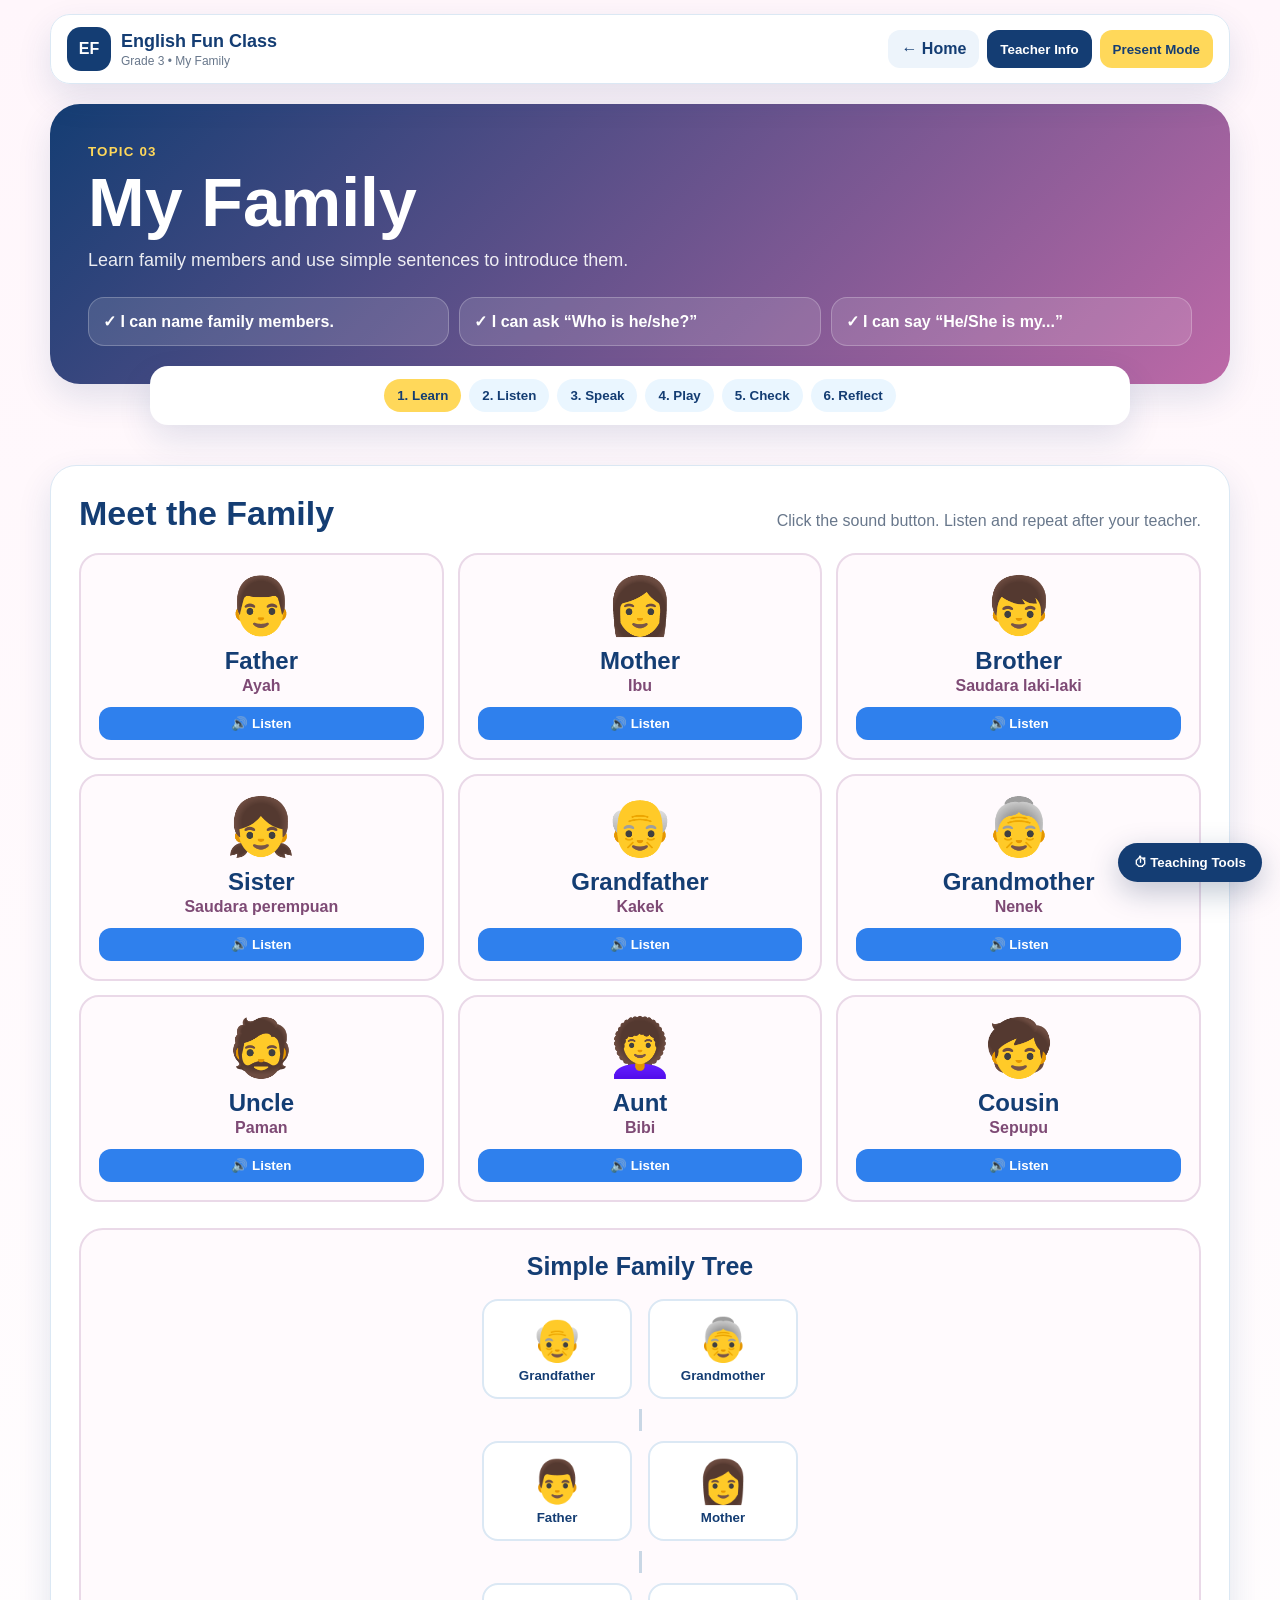
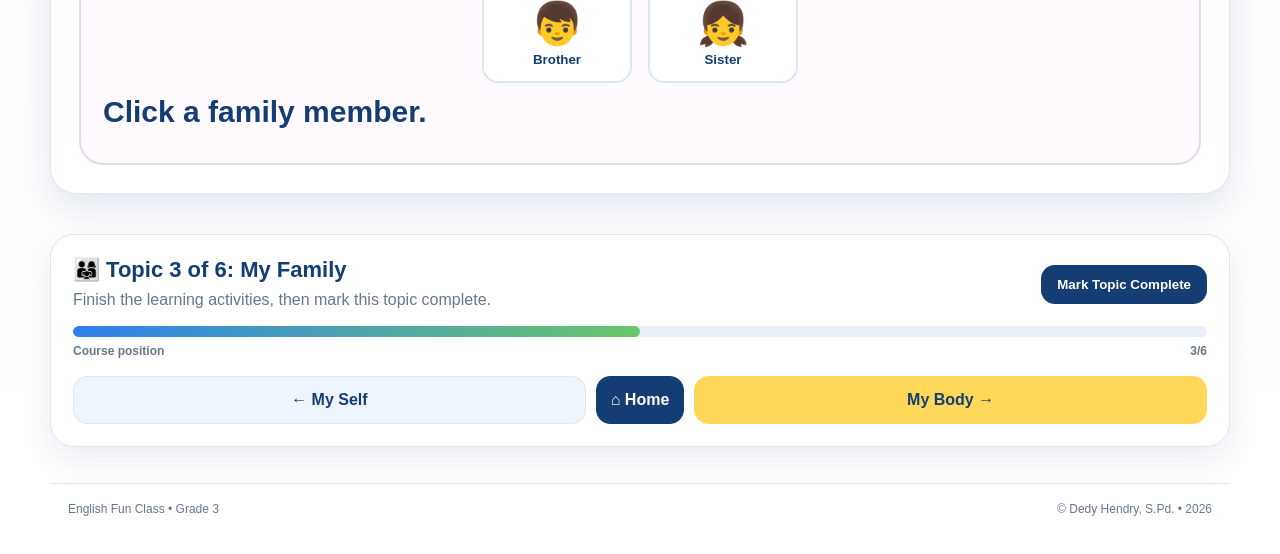
<file: modules/myfamily.html>
<!DOCTYPE html>
<html lang="en">
<head>
<meta charset="UTF-8">
<meta name="viewport" content="width=device-width, initial-scale=1.0">
<meta name="author" content="Dedy Hendry, S.Pd.">
<title>My Family | English Fun Class</title>
<style>
:root{
  --navy:#143d73; --blue:#2f80ed; --sky:#eaf6ff; --yellow:#ffd85a;
  --green:#69c66b; --orange:#ff9f43; --pink:#ff8db3; --purple:#9277e8;
  --ink:#203047; --muted:#68778b; --white:#fff; --line:#dbe8f4;
  --shadow:0 14px 34px rgba(20,61,115,.12);
}
*{box-sizing:border-box}
html{scroll-behavior:smooth}
body{margin:0;font-family:Arial,Helvetica,sans-serif;background:linear-gradient(180deg,#fff6fb,#ffffff);color:var(--ink)}
button,a{font-family:inherit}
.topbar{
  width:min(1180px,calc(100% - 28px));margin:14px auto 0;padding:12px 16px;background:rgba(255,255,255,.95);
  border:1px solid var(--line);border-radius:20px;display:flex;align-items:center;justify-content:space-between;gap:12px;
  position:sticky;top:8px;z-index:40;box-shadow:var(--shadow);backdrop-filter:blur(10px)
}
.brand{display:flex;align-items:center;gap:10px}
.brand-mark{width:44px;height:44px;border-radius:14px;background:var(--navy);color:#fff;display:grid;place-items:center;font-weight:900}
.brand h1{margin:0;font-size:18px;color:var(--navy)}
.brand p{margin:2px 0 0;font-size:12px;color:var(--muted)}
.top-actions{display:flex;gap:8px;flex-wrap:wrap}
.top-actions button,.back-btn{border:0;border-radius:12px;padding:10px 13px;font-weight:800;cursor:pointer;text-decoration:none}
.back-btn{background:#edf4fb;color:var(--navy)}
.teacher-btn{background:var(--navy);color:#fff}
.present-btn{background:var(--yellow);color:var(--navy)}
.hero{
  width:min(1180px,calc(100% - 28px));margin:20px auto 0;padding:38px;border-radius:30px;
  background:linear-gradient(135deg,#143d73,#bd69a7);color:#fff;box-shadow:var(--shadow)
}
.hero small{font-weight:900;color:var(--yellow);letter-spacing:1.2px}
.hero h2{margin:8px 0 10px;font-size:clamp(38px,6vw,68px);line-height:1}
.hero p{margin:0;max-width:780px;font-size:18px;line-height:1.6;color:rgba(255,255,255,.9)}
.goal-box{margin-top:22px;display:grid;grid-template-columns:repeat(3,1fr);gap:10px}
.goal{background:rgba(255,255,255,.12);border:1px solid rgba(255,255,255,.23);padding:14px;border-radius:16px;font-weight:700}
.steps{
  width:min(980px,calc(100% - 28px));margin:-18px auto 0;padding:13px;background:#fff;border-radius:18px;box-shadow:var(--shadow);
  display:flex;gap:8px;justify-content:center;flex-wrap:wrap;position:relative;z-index:5
}
.step-btn{border:0;border-radius:999px;padding:9px 13px;background:var(--sky);color:var(--navy);font-weight:900;cursor:pointer}
.step-btn.active{background:var(--yellow)}
main{width:min(1180px,calc(100% - 28px));margin:40px auto}
.panel{display:none;background:#fff;border:1px solid var(--line);border-radius:26px;padding:28px;box-shadow:var(--shadow)}
.panel.active{display:block}
.section-title{display:flex;align-items:end;justify-content:space-between;gap:16px;margin-bottom:20px}
.section-title h3{margin:0;color:var(--navy);font-size:34px}
.section-title p{margin:0;color:var(--muted);max-width:580px;line-height:1.5}
.card-grid{display:grid;grid-template-columns:repeat(3,1fr);gap:14px}
.family-card{
  padding:18px;border:2px solid #ead9e8;border-radius:20px;background:#fffafd;
  min-height:180px;display:flex;flex-direction:column;justify-content:space-between;text-align:center
}
.family-card .emoji{font-size:56px}
.family-card h4{margin:8px 0 2px;color:var(--navy);font-size:24px}
.family-card .meaning{color:#7e4a75;font-weight:800}
.audio-btn{margin-top:12px;border:0;border-radius:12px;padding:9px 11px;background:var(--blue);color:#fff;font-weight:800;cursor:pointer}
.family-tree{
  margin-top:26px;padding:22px;border:2px solid #ead9e8;border-radius:24px;background:#fffafd
}
.family-tree h4{margin:0 0 18px;color:var(--navy);font-size:25px;text-align:center}
.tree-row{display:flex;justify-content:center;gap:16px;flex-wrap:wrap;margin:10px 0}
.tree-person{
  min-width:150px;padding:14px;border:2px solid #dbe8f4;border-radius:16px;background:#fff;text-align:center;cursor:pointer
}
.tree-person span{display:block;font-size:42px}.tree-person b{display:block;color:var(--navy);margin-top:4px}
.connector{height:22px;width:3px;background:#c9d7e5;margin:0 auto}
.primary,.secondary{border:0;border-radius:14px;padding:12px 16px;font-weight:900;cursor:pointer}
.primary{background:var(--navy);color:#fff}.secondary{background:var(--yellow);color:var(--navy)}
.action-row{display:flex;justify-content:center;gap:10px;flex-wrap:wrap;margin-top:18px}
.stage{max-width:820px;margin:auto;text-align:center;padding:18px}
.big-emoji{font-size:84px}
.big-prompt{font-size:clamp(30px,5vw,50px);font-weight:900;color:var(--navy);margin:12px 0}
.subprompt{font-size:18px;color:var(--muted);line-height:1.5}
.choice-grid{display:grid;grid-template-columns:repeat(2,1fr);gap:12px;margin-top:20px}
.choice{
  border:3px solid #dbe8f4;background:#fff;border-radius:18px;padding:16px;font-size:19px;font-weight:800;cursor:pointer;color:var(--navy)
}
.choice.correct{background:#e8f8e9;border-color:var(--green)}.choice.wrong{background:#fff0f0;border-color:#ef6a6a}
.feedback{min-height:32px;margin-top:14px;font-weight:900;color:var(--navy)}
.dialogue{max-width:720px;margin:18px auto;text-align:left;background:#fffafd;border:2px solid #ead9e8;border-radius:20px;padding:20px}
.line{padding:10px 0;border-bottom:1px dashed #d8c8d5;font-size:20px}.line:last-child{border-bottom:0}.speaker{font-weight:900;color:var(--navy)}
.speak-card{max-width:650px;margin:18px auto;padding:24px;border:2px solid #dbe8f4;border-radius:22px;background:#f9fcff}
.speak-card .person{font-size:86px}
.sentence{font-size:34px;font-weight:900;color:var(--navy);margin:12px 0}
.quiz-card{padding:18px;border:2px solid #dbe8f4;border-radius:18px;background:#fbfdff;margin:12px 0}
.quiz-card h4{margin:0 0 10px;color:var(--navy);font-size:20px}
.quiz-option{display:block;width:100%;text-align:left;margin:8px 0;border:2px solid #d7e4f1;border-radius:12px;background:#fff;padding:11px;cursor:pointer;font-size:16px}
.quiz-option.correct{background:#e8f8e9;border-color:var(--green)}.quiz-option.wrong{background:#fff0f0;border-color:#ef6a6a}
.progress{height:16px;background:#e7eef6;border-radius:999px;overflow:hidden;margin-bottom:18px}
.bar{height:100%;width:0;background:linear-gradient(90deg,var(--green),#32b483);transition:.3s}
.score{display:none;padding:16px;border-radius:18px;background:#fff6cc;border:2px solid #f0cb55;text-align:center;font-size:24px;font-weight:900;color:var(--navy);margin-top:16px}
.reflect-grid{display:grid;grid-template-columns:1fr 1fr;gap:12px;margin-top:16px}
.reflect-item{padding:15px;border:3px solid #dbe8f4;border-radius:18px;background:#fff;cursor:pointer;font-weight:800;text-align:left}
.reflect-item.done{background:#e9f9ea;border-color:var(--green)}.reflect-item.practice{background:#fff6df;border-color:var(--orange)}
.teacher-modal{position:fixed;inset:0;background:rgba(8,37,72,.76);z-index:60;display:grid;place-items:center;padding:18px}
.teacher-modal[hidden]{display:none}
.teacher-card{width:min(800px,100%);background:#fff;border-radius:26px;padding:26px;position:relative;box-shadow:var(--shadow)}
.teacher-card h3{color:var(--navy);font-size:30px;margin:0 0 12px}
.teacher-grid{display:grid;grid-template-columns:1fr 1fr;gap:12px}
.teacher-box{padding:15px;background:#fff3fb;border-radius:16px}.teacher-box h4{margin:0 0 8px;color:var(--navy)}.teacher-box p,.teacher-box li{color:var(--muted);line-height:1.5}
.close{position:absolute;right:16px;top:10px;border:0;background:transparent;font-size:32px;color:var(--navy);cursor:pointer}
footer{width:min(1180px,calc(100% - 28px));margin:36px auto 20px;padding:18px;border-top:1px solid var(--line);display:flex;justify-content:space-between;color:var(--muted);font-size:12px}
body.presentation .brand p,body.presentation footer{display:none} body.presentation .topbar{position:static}
@media(max-width:900px){.card-grid{grid-template-columns:repeat(2,1fr)}.goal-box{grid-template-columns:1fr}.teacher-grid{grid-template-columns:1fr}}
@media(max-width:620px){.topbar{position:static;align-items:flex-start}.brand p{display:none}.hero{padding:28px 20px}.card-grid,.choice-grid,.reflect-grid{grid-template-columns:1fr}.section-title{align-items:start;flex-direction:column}.panel{padding:20px}}
</style>
<link rel="stylesheet" href="../course.css">
<link rel="stylesheet" href="../stage8.css">
</head>
<body>
<header class="topbar">
  <div class="brand">
    <div class="brand-mark">EF</div>
    <div><h1>English Fun Class</h1><p>Grade 3 • My Family</p></div>
  </div>
  <div class="top-actions">
    <a class="back-btn" href="../index.html">← Home</a>
    <button class="teacher-btn" id="teacherBtn">Teacher Info</button>
    <button class="present-btn" id="presentBtn">Present Mode</button>
  </div>
</header>

<section class="hero">
  <small>TOPIC 03</small>
  <h2>My Family</h2>
  <p>Learn family members and use simple sentences to introduce them.</p>
  <div class="goal-box">
    <div class="goal">✓ I can name family members.</div>
    <div class="goal">✓ I can ask “Who is he/she?”</div>
    <div class="goal">✓ I can say “He/She is my...”</div>
  </div>
</section>

<nav class="steps">
  <button class="step-btn active" data-target="learn">1. Learn</button>
  <button class="step-btn" data-target="listen">2. Listen</button>
  <button class="step-btn" data-target="speak">3. Speak</button>
  <button class="step-btn" data-target="play">4. Play</button>
  <button class="step-btn" data-target="check">5. Check</button>
  <button class="step-btn" data-target="reflect">6. Reflect</button>
</nav>

<main>
<section id="learn" class="panel active">
  <div class="section-title">
    <div><h3>Meet the Family</h3></div>
    <p>Click the sound button. Listen and repeat after your teacher.</p>
  </div>

  <div class="card-grid">
    <div class="family-card"><div><div class="emoji">👨</div><h4>Father</h4><div class="meaning">Ayah</div></div><button class="audio-btn" onclick="speak('Father')">🔊 Listen</button></div>
    <div class="family-card"><div><div class="emoji">👩</div><h4>Mother</h4><div class="meaning">Ibu</div></div><button class="audio-btn" onclick="speak('Mother')">🔊 Listen</button></div>
    <div class="family-card"><div><div class="emoji">👦</div><h4>Brother</h4><div class="meaning">Saudara laki-laki</div></div><button class="audio-btn" onclick="speak('Brother')">🔊 Listen</button></div>
    <div class="family-card"><div><div class="emoji">👧</div><h4>Sister</h4><div class="meaning">Saudara perempuan</div></div><button class="audio-btn" onclick="speak('Sister')">🔊 Listen</button></div>
    <div class="family-card"><div><div class="emoji">👴</div><h4>Grandfather</h4><div class="meaning">Kakek</div></div><button class="audio-btn" onclick="speak('Grandfather')">🔊 Listen</button></div>
    <div class="family-card"><div><div class="emoji">👵</div><h4>Grandmother</h4><div class="meaning">Nenek</div></div><button class="audio-btn" onclick="speak('Grandmother')">🔊 Listen</button></div>
    <div class="family-card"><div><div class="emoji">🧔</div><h4>Uncle</h4><div class="meaning">Paman</div></div><button class="audio-btn" onclick="speak('Uncle')">🔊 Listen</button></div>
    <div class="family-card"><div><div class="emoji">👩‍🦱</div><h4>Aunt</h4><div class="meaning">Bibi</div></div><button class="audio-btn" onclick="speak('Aunt')">🔊 Listen</button></div>
    <div class="family-card"><div><div class="emoji">🧒</div><h4>Cousin</h4><div class="meaning">Sepupu</div></div><button class="audio-btn" onclick="speak('Cousin')">🔊 Listen</button></div>
  </div>

  <div class="family-tree">
    <h4>Simple Family Tree</h4>
    <div class="tree-row">
      <button class="tree-person" onclick="treeSay('He is my grandfather.')"><span>👴</span><b>Grandfather</b></button>
      <button class="tree-person" onclick="treeSay('She is my grandmother.')"><span>👵</span><b>Grandmother</b></button>
    </div>
    <div class="connector"></div>
    <div class="tree-row">
      <button class="tree-person" onclick="treeSay('He is my father.')"><span>👨</span><b>Father</b></button>
      <button class="tree-person" onclick="treeSay('She is my mother.')"><span>👩</span><b>Mother</b></button>
    </div>
    <div class="connector"></div>
    <div class="tree-row">
      <button class="tree-person" onclick="treeSay('This is my brother.')"><span>👦</span><b>Brother</b></button>
      <button class="tree-person" onclick="treeSay('This is my sister.')"><span>👧</span><b>Sister</b></button>
    </div>
    <div id="treeSentence" class="big-prompt" style="font-size:30px">Click a family member.</div>
  </div>
</section>

<section id="listen" class="panel">
  <div class="section-title">
    <div><h3>Listen and Circle</h3></div>
    <p>Listen to the sentence. Choose YES if it matches the picture, or NO if it does not.</p>
  </div>
  <div class="stage">
    <div id="listenEmoji" class="big-emoji">👨</div>
    <div id="listenLabel" class="big-prompt">Father</div>
    <button class="secondary" onclick="playListen()">🔊 Listen</button>
    <div id="listenChoices" class="choice-grid"></div>
    <div id="listenFeedback" class="feedback"></div>
    <div class="action-row"><button class="primary" onclick="nextListen()">Next →</button></div>
  </div>
</section>

<section id="speak" class="panel">
  <div class="section-title">
    <div><h3>Point and Speak</h3></div>
    <p>Look at the family member. Ask the question, then say the answer aloud.</p>
  </div>
  <div class="stage">
    <div class="speak-card">
      <div id="speakEmoji" class="person">👩</div>
      <div id="speakQuestion" class="big-prompt" style="font-size:34px">Who is she?</div>
      <div id="speakAnswer" class="sentence">She is my mother.</div>
      <div class="action-row">
        <button class="secondary" onclick="speak(document.getElementById('speakQuestion').textContent)">🔊 Hear Question</button>
        <button class="primary" onclick="speak(document.getElementById('speakAnswer').textContent)">🔊 Hear Answer</button>
      </div>
    </div>
    <div class="action-row"><button class="primary" onclick="nextSpeak()">Next Person →</button></div>

    <div class="dialogue">
      <div class="line"><span class="speaker">Student A:</span> Who is she?</div>
      <div class="line"><span class="speaker">Student B:</span> She is my mother.</div>
      <div class="line"><span class="speaker">Student A:</span> Who is he?</div>
      <div class="line"><span class="speaker">Student B:</span> He is my father.</div>
    </div>
  </div>
</section>

<section id="play" class="panel">
  <div class="section-title">
    <div><h3>Who Is It?</h3></div>
    <p>Look at the family member and choose the correct word.</p>
  </div>
  <div class="stage">
    <div id="gameEmoji" class="big-emoji">👴</div>
    <div id="gamePrompt" class="big-prompt">Who is he?</div>
    <div id="gameChoices" class="choice-grid"></div>
    <div id="gameFeedback" class="feedback"></div>
    <div class="action-row">
      <button class="secondary" onclick="speak(document.getElementById('gamePrompt').textContent)">🔊 Hear Question</button>
      <button class="primary" onclick="nextGame()">New Challenge →</button>
    </div>
  </div>
</section>

<section id="check" class="panel">
  <div class="section-title">
    <div><h3>Mini Quiz</h3></div>
    <p>Complete five questions. Your score appears automatically.</p>
  </div>
  <div class="progress"><div id="quizBar" class="bar"></div></div>
  <div id="quizArea"></div>
  <div id="scoreBox" class="score"></div>
  <div class="action-row"><button class="primary" onclick="renderQuiz()">Try Again</button></div>
</section>

<section id="reflect" class="panel">
  <div class="section-title">
    <div><h3>I Can Check My Learning</h3></div>
    <p>Click once for “I can do it”. Click again for “I need more practice”.</p>
  </div>
  <div class="stage">
    <div class="reflect-grid">
      <button class="reflect-item" onclick="toggleReflect(this)">I can name family members.</button>
      <button class="reflect-item" onclick="toggleReflect(this)">I can ask “Who is he?”</button>
      <button class="reflect-item" onclick="toggleReflect(this)">I can ask “Who is she?”</button>
      <button class="reflect-item" onclick="toggleReflect(this)">I can say “He/She is my...”</button>
    </div>
    <div class="big-prompt" style="font-size:32px;margin-top:24px">Fantastic effort! ⭐</div>
  </div>
</section>
</main>

<section id="teacherModal" class="teacher-modal" hidden>
  <div class="teacher-card">
    <button class="close" id="closeTeacher">×</button>
    <h3>Teacher Guide</h3>
    <div class="teacher-grid">
      <div class="teacher-box">
        <h4>Target Vocabulary</h4>
        <ul>
          <li>Father, Mother, Brother, Sister</li>
          <li>Grandfather, Grandmother</li>
          <li>Uncle, Aunt, Cousin</li>
        </ul>
      </div>
      <div class="teacher-box">
        <h4>Sentence Patterns</h4>
        <ul>
          <li>Who is he?</li>
          <li>He is my father.</li>
          <li>Who is she?</li>
          <li>She is my mother.</li>
          <li>This is my brother/sister.</li>
        </ul>
      </div>
      <div class="teacher-box">
        <h4>Classroom English</h4>
        <ul>
          <li>Look at the picture!</li>
          <li>Repeat after me.</li>
          <li>Listen and circle.</li>
          <li>Point and speak.</li>
          <li>Good afternoon, everyone!</li>
        </ul>
      </div>
      <div class="teacher-box">
        <h4>Suggested Flow</h4>
        <p>Use picture prompts and family tree modelling, choral repetition, listening check, pair speaking, then formative assessment and reflection.</p>
      </div>
    </div>
  </div>
</section>

<footer>
  <span>English Fun Class • Grade 3</span>
  <span>© Dedy Hendry, S.Pd. • 2026</span>
</footer>

<script>
const panels=document.querySelectorAll('.panel');
const stepBtns=document.querySelectorAll('.step-btn');
stepBtns.forEach(btn=>btn.addEventListener('click',()=>{
  stepBtns.forEach(b=>b.classList.remove('active'));btn.classList.add('active');
  panels.forEach(p=>p.classList.remove('active'));document.getElementById(btn.dataset.target).classList.add('active');
  window.scrollTo({top:300,behavior:'smooth'});
  if(btn.dataset.target==='check')renderQuiz();
}));

function speak(text,rate=.82){
  if('speechSynthesis'in window){
    speechSynthesis.cancel();
    const u=new SpeechSynthesisUtterance(text);u.lang='en-US';u.rate=rate;speechSynthesis.speak(u);
  }
}

function treeSay(text){
  document.getElementById('treeSentence').textContent=text;
  speak(text);
}

const listenItems=[
  {emoji:'👨',label:'Father',audio:'He is my father.',answer:'YES'},
  {emoji:'👵',label:'Grandmother',audio:'She is my sister.',answer:'NO'},
  {emoji:'👦',label:'Brother',audio:'He is my brother.',answer:'YES'},
  {emoji:'👴',label:'Grandfather',audio:'He is my grandfather.',answer:'YES'}
];
let listenIndex=0;
function renderListen(){
  const item=listenItems[listenIndex];
  document.getElementById('listenEmoji').textContent=item.emoji;
  document.getElementById('listenLabel').textContent=item.label;
  document.getElementById('listenFeedback').textContent='';
  const box=document.getElementById('listenChoices');box.innerHTML='';
  ['YES','NO'].forEach(c=>{
    const b=document.createElement('button');b.className='choice';b.textContent=c;
    b.onclick=()=>{
      [...box.children].forEach(x=>x.disabled=true);
      if(c===item.answer){b.classList.add('correct');document.getElementById('listenFeedback').textContent='✓ Great job!'}
      else{b.classList.add('wrong');document.getElementById('listenFeedback').textContent='Look and listen again.';[...box.children].find(x=>x.textContent===item.answer)?.classList.add('correct')}
    };box.appendChild(b);
  });
}
function playListen(){speak(listenItems[listenIndex].audio)}
function nextListen(){listenIndex=(listenIndex+1)%listenItems.length;renderListen()}
renderListen();

const speakItems=[
  {emoji:'👩',q:'Who is she?',a:'She is my mother.'},
  {emoji:'👨',q:'Who is he?',a:'He is my father.'},
  {emoji:'👵',q:'Who is she?',a:'She is my grandmother.'},
  {emoji:'👴',q:'Who is he?',a:'He is my grandfather.'},
  {emoji:'👧',q:'Who is she?',a:'She is my sister.'},
  {emoji:'👦',q:'Who is he?',a:'He is my brother.'}
];
let speakIndex=0;
function renderSpeak(){
  const item=speakItems[speakIndex];
  document.getElementById('speakEmoji').textContent=item.emoji;
  document.getElementById('speakQuestion').textContent=item.q;
  document.getElementById('speakAnswer').textContent=item.a;
}
function nextSpeak(){speakIndex=(speakIndex+1)%speakItems.length;renderSpeak()}
renderSpeak();

const gameItems=[
  {emoji:'👴',prompt:'Who is he?',answer:'Grandfather',choices:['Grandfather','Brother','Uncle','Father']},
  {emoji:'👩',prompt:'Who is she?',answer:'Mother',choices:['Sister','Mother','Aunt','Grandmother']},
  {emoji:'👧',prompt:'Who is she?',answer:'Sister',choices:['Mother','Cousin','Sister','Aunt']},
  {emoji:'🧔',prompt:'Who is he?',answer:'Uncle',choices:['Father','Brother','Grandfather','Uncle']},
  {emoji:'🧒',prompt:'Who is this?',answer:'Cousin',choices:['Cousin','Mother','Father','Grandmother']}
];
let gameIndex=0;
function renderGame(){
  const item=gameItems[gameIndex];
  document.getElementById('gameEmoji').textContent=item.emoji;
  document.getElementById('gamePrompt').textContent=item.prompt;
  document.getElementById('gameFeedback').textContent='';
  const box=document.getElementById('gameChoices');box.innerHTML='';
  item.choices.forEach(c=>{
    const b=document.createElement('button');b.className='choice';b.textContent=c;
    b.onclick=()=>{
      [...box.children].forEach(x=>x.disabled=true);
      if(c===item.answer){b.classList.add('correct');document.getElementById('gameFeedback').textContent='✓ Excellent!';speak(c)}
      else{b.classList.add('wrong');document.getElementById('gameFeedback').textContent='Try another answer next time.';[...box.children].find(x=>x.textContent===item.answer)?.classList.add('correct')}
    };box.appendChild(b);
  });
}
function nextGame(){gameIndex=(gameIndex+1)%gameItems.length;renderGame()}
renderGame();

const quizData=[
  {q:'“Ayah” in English is ...',a:'Father',o:['Father','Brother','Uncle']},
  {q:'Choose the correct sentence for 👩',a:'She is my mother.',o:['He is my mother.','She is my mother.','This is my father.']},
  {q:'Which question asks about a man or boy?',a:'Who is he?',o:['Who is she?','Who is he?','What is it?']},
  {q:'“Nenek” in English is ...',a:'Grandmother',o:['Grandfather','Grandmother','Mother']},
  {q:'Choose the correct sentence for 👦',a:'This is my brother.',o:['This is my brother.','She is my brother.','This is my mother.']}
];
let answered=0,score=0;
function renderQuiz(){
  answered=0;score=0;document.getElementById('quizBar').style.width='0%';
  const area=document.getElementById('quizArea');area.innerHTML='';
  const scoreBox=document.getElementById('scoreBox');scoreBox.style.display='none';scoreBox.textContent='';
  quizData.forEach((item,i)=>{
    const card=document.createElement('div');card.className='quiz-card';
    const h=document.createElement('h4');h.textContent=(i+1)+'. '+item.q;card.appendChild(h);
    item.o.forEach(opt=>{
      const b=document.createElement('button');b.className='quiz-option';b.textContent=opt;
      b.onclick=()=>{
        if(card.dataset.done)return;card.dataset.done='1';answered++;
        if(opt===item.a){b.classList.add('correct');score++}
        else{b.classList.add('wrong');[...card.querySelectorAll('.quiz-option')].find(x=>x.textContent===item.a)?.classList.add('correct')}
        document.getElementById('quizBar').style.width=(answered/quizData.length*100)+'%';
        if(answered===quizData.length){
          scoreBox.style.display='block';
          scoreBox.textContent=`Your score: ${score}/${quizData.length} • ${score>=4?'Excellent!':'Keep practicing!'}`
        }
      };card.appendChild(b);
    });area.appendChild(card);
  });
}
renderQuiz();

function toggleReflect(el){
  if(!el.classList.contains('done')&&!el.classList.contains('practice')){el.classList.add('done');el.textContent='✓ '+el.textContent}
  else if(el.classList.contains('done')){el.classList.remove('done');el.classList.add('practice');el.textContent=el.textContent.replace('✓ ','↻ ')}
  else{el.classList.remove('practice');el.textContent=el.textContent.replace('↻ ','')}
}

const modal=document.getElementById('teacherModal');
document.getElementById('teacherBtn').onclick=()=>modal.hidden=false;
document.getElementById('closeTeacher').onclick=()=>modal.hidden=true;
modal.onclick=e=>{if(e.target===modal)modal.hidden=true};

document.getElementById('presentBtn').addEventListener('click',async()=>{
  document.body.classList.toggle('presentation');
  const btn=document.getElementById('presentBtn');
  if(document.body.classList.contains('presentation')){
    btn.textContent='Exit Present Mode';
    try{await document.documentElement.requestFullscreen?.()}catch(e){}
  }else{
    btn.textContent='Present Mode';
    if(document.fullscreenElement)await document.exitFullscreen?.();
  }
});
document.addEventListener('fullscreenchange',()=>{
  if(!document.fullscreenElement&&document.body.classList.contains('presentation')){
    document.body.classList.remove('presentation');document.getElementById('presentBtn').textContent='Present Mode';
  }
});
</script>
<script src="../course.js"></script>
<script src="../stage8.js"></script>
</body>
</html>
</file>
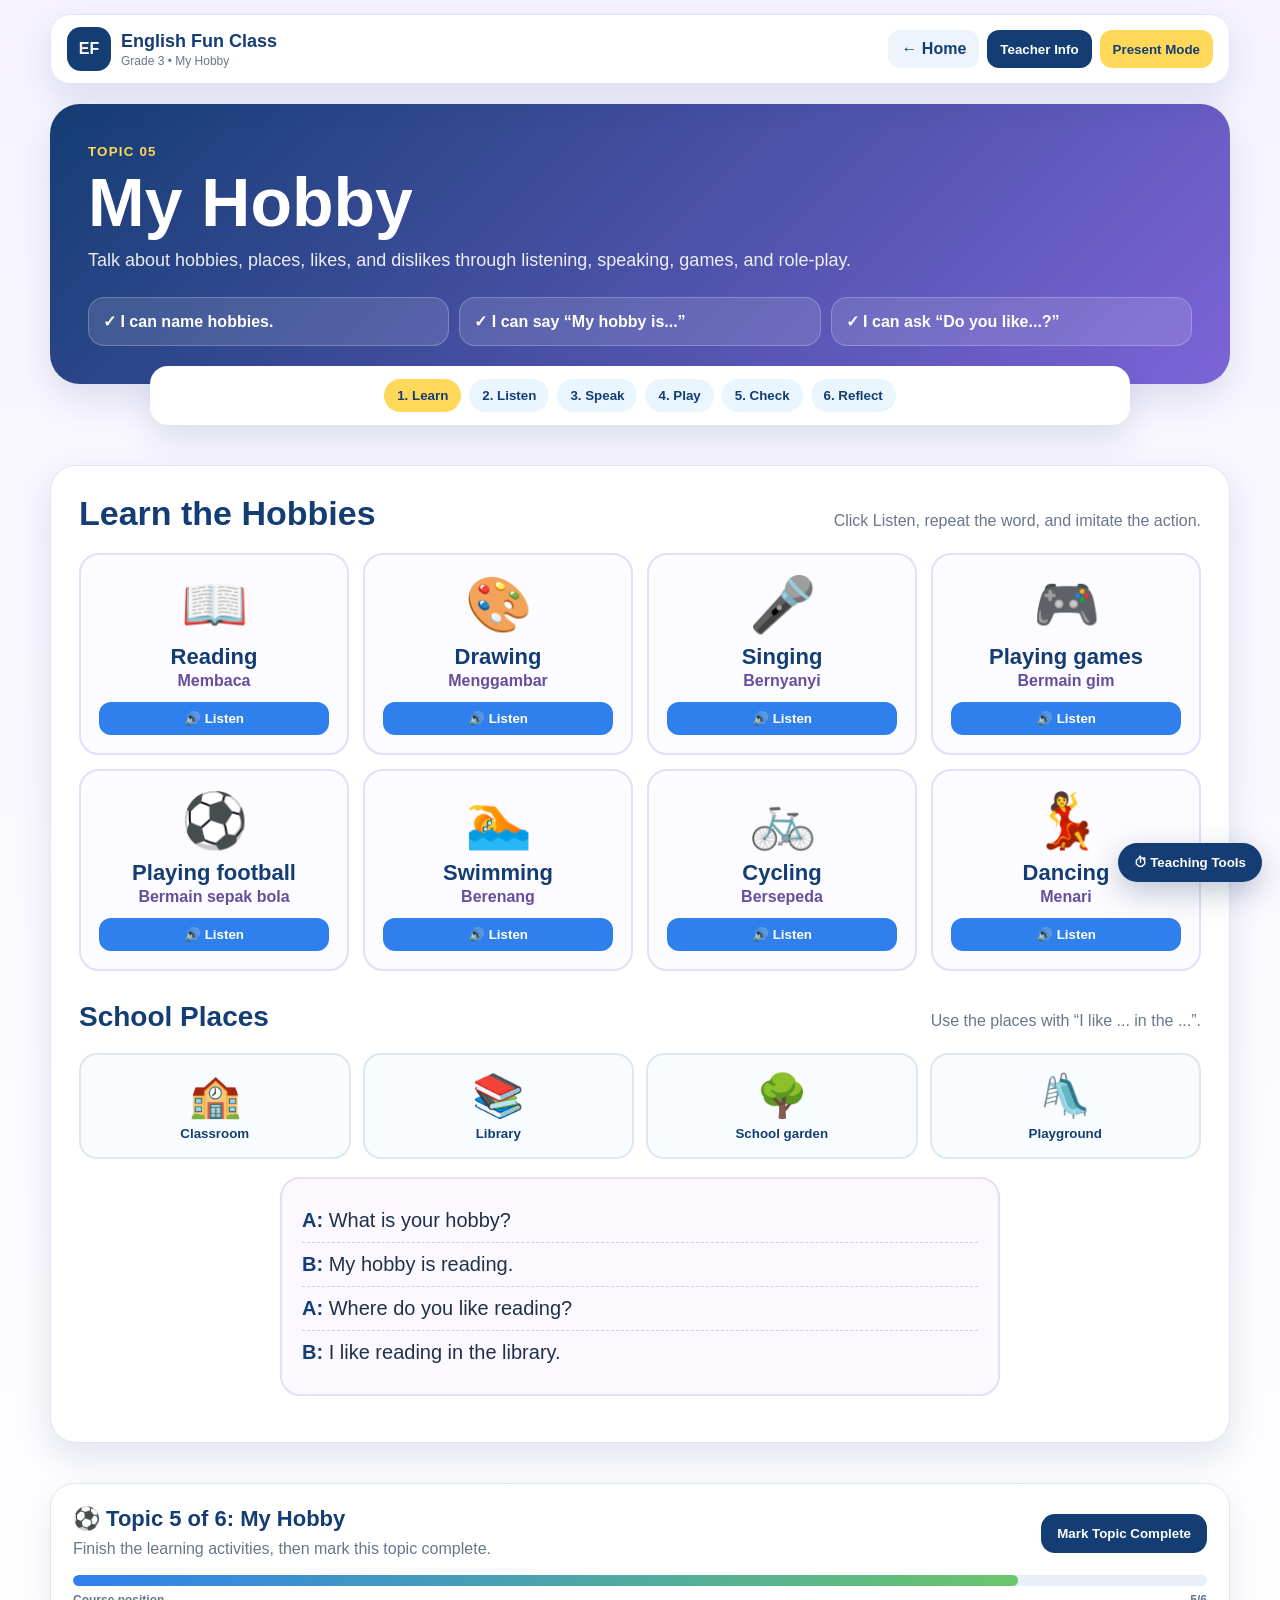
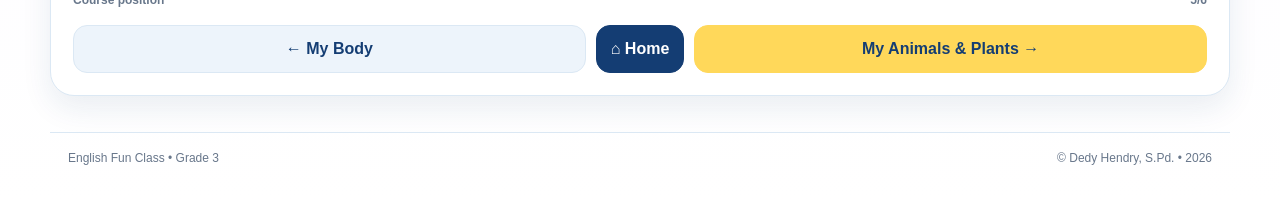
<file: modules/myhobby.html>
<!DOCTYPE html>
<html lang="en">
<head>
<meta charset="UTF-8">
<meta name="viewport" content="width=device-width, initial-scale=1.0">
<meta name="author" content="Dedy Hendry, S.Pd.">
<title>My Hobby | English Fun Class</title>
<style>
:root{
  --navy:#143d73;--blue:#2f80ed;--sky:#eaf6ff;--yellow:#ffd85a;--green:#69c66b;
  --orange:#ff9f43;--purple:#9277e8;--ink:#203047;--muted:#68778b;--line:#dbe8f4;
  --shadow:0 14px 34px rgba(20,61,115,.12)
}
*{box-sizing:border-box}html{scroll-behavior:smooth}
body{margin:0;font-family:Arial,Helvetica,sans-serif;background:linear-gradient(180deg,#f6f3ff,#fff);color:var(--ink)}
button,a{font-family:inherit}
.topbar{width:min(1180px,calc(100% - 28px));margin:14px auto 0;padding:12px 16px;background:rgba(255,255,255,.95);
border:1px solid var(--line);border-radius:20px;display:flex;align-items:center;justify-content:space-between;gap:12px;
position:sticky;top:8px;z-index:40;box-shadow:var(--shadow);backdrop-filter:blur(10px)}
.brand{display:flex;align-items:center;gap:10px}.brand-mark{width:44px;height:44px;border-radius:14px;background:var(--navy);color:#fff;display:grid;place-items:center;font-weight:900}
.brand h1{margin:0;font-size:18px;color:var(--navy)}.brand p{margin:2px 0 0;font-size:12px;color:var(--muted)}
.top-actions{display:flex;gap:8px;flex-wrap:wrap}.top-actions button,.back-btn{border:0;border-radius:12px;padding:10px 13px;font-weight:800;cursor:pointer;text-decoration:none}
.back-btn{background:#edf4fb;color:var(--navy)}.teacher-btn{background:var(--navy);color:#fff}.present-btn{background:var(--yellow);color:var(--navy)}
.hero{width:min(1180px,calc(100% - 28px));margin:20px auto 0;padding:38px;border-radius:30px;background:linear-gradient(135deg,#143d73,#7d64d7);color:#fff;box-shadow:var(--shadow)}
.hero small{font-weight:900;color:var(--yellow);letter-spacing:1.2px}.hero h2{margin:8px 0 10px;font-size:clamp(38px,6vw,68px);line-height:1}
.hero p{margin:0;max-width:780px;font-size:18px;line-height:1.6;color:rgba(255,255,255,.9)}
.goal-box{margin-top:22px;display:grid;grid-template-columns:repeat(3,1fr);gap:10px}.goal{background:rgba(255,255,255,.12);border:1px solid rgba(255,255,255,.23);padding:14px;border-radius:16px;font-weight:700}
.steps{width:min(980px,calc(100% - 28px));margin:-18px auto 0;padding:13px;background:#fff;border-radius:18px;box-shadow:var(--shadow);display:flex;gap:8px;justify-content:center;flex-wrap:wrap;position:relative;z-index:5}
.step-btn{border:0;border-radius:999px;padding:9px 13px;background:var(--sky);color:var(--navy);font-weight:900;cursor:pointer}.step-btn.active{background:var(--yellow)}
main{width:min(1180px,calc(100% - 28px));margin:40px auto}.panel{display:none;background:#fff;border:1px solid var(--line);border-radius:26px;padding:28px;box-shadow:var(--shadow)}.panel.active{display:block}
.section-title{display:flex;align-items:end;justify-content:space-between;gap:16px;margin-bottom:20px}.section-title h3{margin:0;color:var(--navy);font-size:34px}
.section-title p{margin:0;color:var(--muted);max-width:580px;line-height:1.5}
.card-grid{display:grid;grid-template-columns:repeat(4,1fr);gap:14px}.hobby-card{padding:18px;border:2px solid #e5ddfa;border-radius:20px;background:#fcfbff;text-align:center}
.hobby-card .emoji{font-size:54px}.hobby-card h4{margin:8px 0 2px;color:var(--navy);font-size:22px}.hobby-card .meaning{color:#654f9c;font-weight:800}
.audio-btn{margin-top:12px;border:0;border-radius:12px;padding:9px 11px;background:var(--blue);color:#fff;font-weight:800;cursor:pointer;width:100%}
.place-grid{display:grid;grid-template-columns:repeat(4,1fr);gap:12px;margin-top:18px}.place-card{padding:16px;border:2px solid #dbe8f4;border-radius:18px;text-align:center;background:#f9fcff;cursor:pointer}
.place-card .emoji{font-size:42px}.place-card b{display:block;color:var(--navy);margin-top:6px}
.primary,.secondary{border:0;border-radius:14px;padding:12px 16px;font-weight:900;cursor:pointer}.primary{background:var(--navy);color:#fff}.secondary{background:var(--yellow);color:var(--navy)}
.action-row{display:flex;justify-content:center;gap:10px;flex-wrap:wrap;margin-top:18px}.stage{max-width:860px;margin:auto;text-align:center;padding:18px}
.big-emoji{font-size:88px}.big-prompt{font-size:clamp(30px,5vw,50px);font-weight:900;color:var(--navy);margin:12px 0}.subprompt{font-size:18px;color:var(--muted);line-height:1.5}
.choice-grid{display:grid;grid-template-columns:repeat(2,1fr);gap:12px;margin-top:20px}.choice{border:3px solid #dbe8f4;background:#fff;border-radius:18px;padding:16px;font-size:19px;font-weight:800;cursor:pointer;color:var(--navy)}
.choice.correct{background:#e8f8e9;border-color:var(--green)}.choice.wrong{background:#fff0f0;border-color:#ef6a6a}.feedback{min-height:32px;margin-top:14px;font-weight:900;color:var(--navy)}
.dialogue{max-width:720px;margin:18px auto;text-align:left;background:#fbf9ff;border:2px solid #e5ddfa;border-radius:20px;padding:20px}.line{padding:10px 0;border-bottom:1px dashed #d6caef;font-size:20px}.line:last-child{border-bottom:0}.speaker{font-weight:900;color:var(--navy)}
.role-card{max-width:680px;margin:18px auto;padding:24px;border:2px solid #e5ddfa;border-radius:22px;background:#fcfbff}.role-card .emoji{font-size:82px}.role-card .sentence{font-size:32px;font-weight:900;color:var(--navy);margin:10px 0}
.charades-box{max-width:760px;margin:0 auto;padding:28px;border:3px dashed #c8b9ee;border-radius:24px;background:#fbf9ff}.charade-word{font-size:clamp(34px,5vw,56px);font-weight:900;color:var(--navy);margin:16px 0}
.find-box{margin-top:22px;padding:22px;border:2px solid #dbe8f4;border-radius:22px;background:#fbfdff}.find-box h4{margin:0 0 12px;color:var(--navy);font-size:24px}
.quiz-card{padding:18px;border:2px solid #dbe8f4;border-radius:18px;background:#fbfdff;margin:12px 0}.quiz-card h4{margin:0 0 10px;color:var(--navy);font-size:20px}
.quiz-option{display:block;width:100%;text-align:left;margin:8px 0;border:2px solid #d7e4f1;border-radius:12px;background:#fff;padding:11px;cursor:pointer;font-size:16px}
.quiz-option.correct{background:#e8f8e9;border-color:var(--green)}.quiz-option.wrong{background:#fff0f0;border-color:#ef6a6a}
.progress{height:16px;background:#e7eef6;border-radius:999px;overflow:hidden;margin-bottom:18px}.bar{height:100%;width:0;background:linear-gradient(90deg,var(--green),#32b483);transition:.3s}
.score{display:none;padding:16px;border-radius:18px;background:#fff6cc;border:2px solid #f0cb55;text-align:center;font-size:24px;font-weight:900;color:var(--navy);margin-top:16px}
.reflect-grid{display:grid;grid-template-columns:1fr 1fr;gap:12px;margin-top:16px}.reflect-item{padding:15px;border:3px solid #dbe8f4;border-radius:18px;background:#fff;cursor:pointer;font-weight:800;text-align:left}
.reflect-item.done{background:#e9f9ea;border-color:var(--green)}.reflect-item.practice{background:#fff6df;border-color:var(--orange)}
.teacher-modal{position:fixed;inset:0;background:rgba(8,37,72,.76);z-index:60;display:grid;place-items:center;padding:18px}.teacher-modal[hidden]{display:none}
.teacher-card{width:min(820px,100%);background:#fff;border-radius:26px;padding:26px;position:relative;box-shadow:var(--shadow)}.teacher-card h3{color:var(--navy);font-size:30px;margin:0 0 12px}
.teacher-grid{display:grid;grid-template-columns:1fr 1fr;gap:12px}.teacher-box{padding:15px;background:#f7f4ff;border-radius:16px}.teacher-box h4{margin:0 0 8px;color:var(--navy)}.teacher-box p,.teacher-box li{color:var(--muted);line-height:1.5}
.close{position:absolute;right:16px;top:10px;border:0;background:transparent;font-size:32px;color:var(--navy);cursor:pointer}
footer{width:min(1180px,calc(100% - 28px));margin:36px auto 20px;padding:18px;border-top:1px solid var(--line);display:flex;justify-content:space-between;color:var(--muted);font-size:12px}
body.presentation .brand p,body.presentation footer{display:none}body.presentation .topbar{position:static}
@media(max-width:900px){.card-grid,.place-grid{grid-template-columns:repeat(2,1fr)}.goal-box{grid-template-columns:1fr}.teacher-grid{grid-template-columns:1fr}}
@media(max-width:620px){.topbar{position:static;align-items:flex-start}.brand p{display:none}.hero{padding:28px 20px}.card-grid,.place-grid,.choice-grid,.reflect-grid{grid-template-columns:1fr}.section-title{align-items:start;flex-direction:column}.panel{padding:20px}}
</style>
<link rel="stylesheet" href="../course.css">
<link rel="stylesheet" href="../stage8.css">
</head>
<body>
<header class="topbar">
  <div class="brand">
    <div class="brand-mark">EF</div>
    <div><h1>English Fun Class</h1><p>Grade 3 • My Hobby</p></div>
  </div>
  <div class="top-actions">
    <a class="back-btn" href="../index.html">← Home</a>
    <button class="teacher-btn" id="teacherBtn">Teacher Info</button>
    <button class="present-btn" id="presentBtn">Present Mode</button>
  </div>
</header>

<section class="hero">
  <small>TOPIC 05</small>
  <h2>My Hobby</h2>
  <p>Talk about hobbies, places, likes, and dislikes through listening, speaking, games, and role-play.</p>
  <div class="goal-box">
    <div class="goal">✓ I can name hobbies.</div>
    <div class="goal">✓ I can say “My hobby is...”</div>
    <div class="goal">✓ I can ask “Do you like...?”</div>
  </div>
</section>

<nav class="steps">
  <button class="step-btn active" data-target="learn">1. Learn</button>
  <button class="step-btn" data-target="listen">2. Listen</button>
  <button class="step-btn" data-target="speak">3. Speak</button>
  <button class="step-btn" data-target="play">4. Play</button>
  <button class="step-btn" data-target="check">5. Check</button>
  <button class="step-btn" data-target="reflect">6. Reflect</button>
</nav>

<main>
<section id="learn" class="panel active">
  <div class="section-title">
    <div><h3>Learn the Hobbies</h3></div>
    <p>Click Listen, repeat the word, and imitate the action.</p>
  </div>

  <div class="card-grid">
    <div class="hobby-card"><div class="emoji">📖</div><h4>Reading</h4><div class="meaning">Membaca</div><button class="audio-btn" onclick="speak('Reading')">🔊 Listen</button></div>
    <div class="hobby-card"><div class="emoji">🎨</div><h4>Drawing</h4><div class="meaning">Menggambar</div><button class="audio-btn" onclick="speak('Drawing')">🔊 Listen</button></div>
    <div class="hobby-card"><div class="emoji">🎤</div><h4>Singing</h4><div class="meaning">Bernyanyi</div><button class="audio-btn" onclick="speak('Singing')">🔊 Listen</button></div>
    <div class="hobby-card"><div class="emoji">🎮</div><h4>Playing games</h4><div class="meaning">Bermain gim</div><button class="audio-btn" onclick="speak('Playing games')">🔊 Listen</button></div>
    <div class="hobby-card"><div class="emoji">⚽</div><h4>Playing football</h4><div class="meaning">Bermain sepak bola</div><button class="audio-btn" onclick="speak('Playing football')">🔊 Listen</button></div>
    <div class="hobby-card"><div class="emoji">🏊</div><h4>Swimming</h4><div class="meaning">Berenang</div><button class="audio-btn" onclick="speak('Swimming')">🔊 Listen</button></div>
    <div class="hobby-card"><div class="emoji">🚲</div><h4>Cycling</h4><div class="meaning">Bersepeda</div><button class="audio-btn" onclick="speak('Cycling')">🔊 Listen</button></div>
    <div class="hobby-card"><div class="emoji">💃</div><h4>Dancing</h4><div class="meaning">Menari</div><button class="audio-btn" onclick="speak('Dancing')">🔊 Listen</button></div>
  </div>

  <div class="section-title" style="margin-top:30px">
    <div><h3 style="font-size:28px">School Places</h3></div>
    <p>Use the places with “I like ... in the ...”.</p>
  </div>
  <div class="place-grid">
    <button class="place-card" onclick="speak('Classroom')"><div class="emoji">🏫</div><b>Classroom</b></button>
    <button class="place-card" onclick="speak('Library')"><div class="emoji">📚</div><b>Library</b></button>
    <button class="place-card" onclick="speak('School garden')"><div class="emoji">🌳</div><b>School garden</b></button>
    <button class="place-card" onclick="speak('Playground')"><div class="emoji">🛝</div><b>Playground</b></button>
  </div>

  <div class="dialogue">
    <div class="line"><span class="speaker">A:</span> What is your hobby?</div>
    <div class="line"><span class="speaker">B:</span> My hobby is reading.</div>
    <div class="line"><span class="speaker">A:</span> Where do you like reading?</div>
    <div class="line"><span class="speaker">B:</span> I like reading in the library.</div>
  </div>
</section>

<section id="listen" class="panel">
  <div class="section-title">
    <div><h3>Listen and Choose</h3></div>
    <p>Listen carefully and choose the hobby or place you hear.</p>
  </div>
  <div class="stage">
    <div id="listenEmoji" class="big-emoji">🎧</div>
    <div id="listenPrompt" class="big-prompt">Ready?</div>
    <button class="secondary" onclick="playListen()">🔊 Listen</button>
    <div id="listenChoices" class="choice-grid"></div>
    <div id="listenFeedback" class="feedback"></div>
    <div class="action-row"><button class="primary" onclick="nextListen()">Next →</button></div>
  </div>
</section>

<section id="speak" class="panel">
  <div class="section-title">
    <div><h3>Speak with a Partner</h3></div>
    <p>Practice the dialogue. Then change the hobby and place.</p>
  </div>
  <div class="stage">
    <div class="role-card">
      <div id="roleEmoji" class="emoji">📖</div>
      <div id="roleHobby" class="sentence">My hobby is reading.</div>
      <div id="rolePlace" class="sentence" style="font-size:26px">I like reading in the library.</div>
      <div class="action-row">
        <button class="secondary" onclick="speak('What is your hobby?')">🔊 Question</button>
        <button class="primary" onclick="speak(document.getElementById('roleHobby').textContent)">🔊 Hobby Answer</button>
        <button class="primary" onclick="nextRole()">Next →</button>
      </div>
    </div>

    <div class="dialogue">
      <div class="line"><span class="speaker">Student A:</span> What is your hobby?</div>
      <div class="line"><span class="speaker">Student B:</span> My hobby is reading.</div>
      <div class="line"><span class="speaker">Student A:</span> Do you like reading?</div>
      <div class="line"><span class="speaker">Student B:</span> Yes, I do.</div>
    </div>

    <div class="role-card">
      <div class="big-prompt" style="font-size:34px">Do you like <span id="likeHobby">swimming</span>?</div>
      <div class="action-row">
        <button class="secondary" onclick="answerLike(true)">Yes, I do.</button>
        <button class="secondary" onclick="answerLike(false)">No, I don't.</button>
      </div>
      <div id="likeAnswer" class="feedback"></div>
      <div class="action-row"><button class="primary" onclick="newLikeQuestion()">New Question →</button></div>
    </div>
  </div>
</section>

<section id="play" class="panel">
  <div class="section-title">
    <div><h3>Game Time</h3></div>
    <p>Use Charades and Find Someone Who to create real interaction.</p>
  </div>
  <div class="stage">
    <div class="charades-box">
      <div style="font-size:64px">🎭</div>
      <div class="subprompt">One student acts. Friends guess the hobby.</div>
      <div id="charadeWord" class="charade-word">Reading</div>
      <div class="action-row">
        <button class="secondary" onclick="speak('Guess the action!')">🔊 Guess the action!</button>
        <button class="primary" onclick="nextCharade()">New Charade →</button>
      </div>
    </div>

    <div class="find-box">
      <h4>Find Someone Who...</h4>
      <p class="subprompt">Ask a friend: <strong>“Do you like...?”</strong></p>
      <div id="findPrompt" class="big-prompt" style="font-size:30px">Find someone who likes drawing.</div>
      <div class="action-row">
        <button class="secondary" onclick="speak(document.getElementById('findPrompt').textContent)">🔊 Hear Prompt</button>
        <button class="primary" onclick="nextFind()">Next Mission →</button>
      </div>
    </div>
  </div>
</section>

<section id="check" class="panel">
  <div class="section-title">
    <div><h3>Mini Quiz</h3></div>
    <p>Complete five questions. Your score appears automatically.</p>
  </div>
  <div class="progress"><div id="quizBar" class="bar"></div></div>
  <div id="quizArea"></div>
  <div id="scoreBox" class="score"></div>
  <div class="action-row"><button class="primary" onclick="renderQuiz()">Try Again</button></div>
</section>

<section id="reflect" class="panel">
  <div class="section-title">
    <div><h3>I Can Check My Learning</h3></div>
    <p>Click once for “I can do it”. Click again for “I need more practice”.</p>
  </div>
  <div class="stage">
    <div class="reflect-grid">
      <button class="reflect-item" onclick="toggleReflect(this)">I can name hobbies.</button>
      <button class="reflect-item" onclick="toggleReflect(this)">I can say “My hobby is...”</button>
      <button class="reflect-item" onclick="toggleReflect(this)">I can say “I like ... in the ...”</button>
      <button class="reflect-item" onclick="toggleReflect(this)">I can ask “Do you like...?” and answer it.</button>
    </div>
    <div class="big-prompt" style="font-size:32px;margin-top:24px">Fantastic effort! ⭐</div>
  </div>
</section>
</main>

<section id="teacherModal" class="teacher-modal" hidden>
  <div class="teacher-card">
    <button class="close" id="closeTeacher">×</button>
    <h3>Teacher Guide</h3>
    <div class="teacher-grid">
      <div class="teacher-box">
        <h4>Target Vocabulary</h4>
        <ul>
          <li>reading, drawing, singing, playing games, playing football</li>
          <li>swimming, cycling, dancing</li>
          <li>classroom, library, school garden, playground</li>
        </ul>
      </div>
      <div class="teacher-box">
        <h4>Target Expressions</h4>
        <ul>
          <li>My hobby is ...</li>
          <li>I like ... in the ...</li>
          <li>What is your hobby?</li>
          <li>Do you like ...?</li>
          <li>Yes, I do. / No, I don't.</li>
        </ul>
      </div>
      <div class="teacher-box">
        <h4>Classroom English</h4>
        <ul>
          <li>Listen and repeat after me!</li>
          <li>Look at the comic strip!</li>
          <li>Practice with your partner!</li>
          <li>Let's play Charades!</li>
          <li>Guess the action!</li>
          <li>It's your turn!</li>
          <li>Ask your partner: Do you like...?</li>
        </ul>
      </div>
      <div class="teacher-box">
        <h4>Teaching Strategy</h4>
        <p>Model the language, use listen-and-repeat, pair practice, Charades, guided role-play, TPR, peer interaction, formative assessment, and reflection.</p>
      </div>
    </div>
  </div>
</section>

<footer><span>English Fun Class • Grade 3</span><span>© Dedy Hendry, S.Pd. • 2026</span></footer>

<script>
const panels=document.querySelectorAll('.panel');
const stepBtns=document.querySelectorAll('.step-btn');
stepBtns.forEach(btn=>btn.addEventListener('click',()=>{
  stepBtns.forEach(b=>b.classList.remove('active'));btn.classList.add('active');
  panels.forEach(p=>p.classList.remove('active'));document.getElementById(btn.dataset.target).classList.add('active');
  window.scrollTo({top:300,behavior:'smooth'});
  if(btn.dataset.target==='check')renderQuiz();
}));

function speak(text,rate=.82){
  if('speechSynthesis'in window){
    speechSynthesis.cancel();
    const u=new SpeechSynthesisUtterance(text);u.lang='en-US';u.rate=rate;speechSynthesis.speak(u);
  }
}

const listenItems=[
  {emoji:'📖',prompt:'Which hobby do you hear?',audio:'My hobby is reading.',answer:'Reading',choices:['Reading','Drawing','Swimming','Dancing']},
  {emoji:'📚',prompt:'Where does the student like reading?',audio:'I like reading in the library.',answer:'Library',choices:['Classroom','Library','Playground','School garden']},
  {emoji:'⚽',prompt:'Which hobby do you hear?',audio:'I like playing football.',answer:'Playing football',choices:['Playing games','Playing football','Cycling','Singing']},
  {emoji:'🎤',prompt:'Which hobby do you hear?',audio:'My hobby is singing.',answer:'Singing',choices:['Drawing','Singing','Reading','Swimming']}
];
let listenIndex=0;
function renderListen(){
  const item=listenItems[listenIndex];
  document.getElementById('listenEmoji').textContent=item.emoji;
  document.getElementById('listenPrompt').textContent=item.prompt;
  document.getElementById('listenFeedback').textContent='';
  const box=document.getElementById('listenChoices');box.innerHTML='';
  item.choices.forEach(c=>{
    const b=document.createElement('button');b.className='choice';b.textContent=c;
    b.onclick=()=>{
      [...box.children].forEach(x=>x.disabled=true);
      if(c===item.answer){b.classList.add('correct');document.getElementById('listenFeedback').textContent='✓ Great job!'}
      else{b.classList.add('wrong');document.getElementById('listenFeedback').textContent='Listen again next time.';[...box.children].find(x=>x.textContent===item.answer)?.classList.add('correct')}
    };box.appendChild(b);
  });
}
function playListen(){speak(listenItems[listenIndex].audio)}
function nextListen(){listenIndex=(listenIndex+1)%listenItems.length;renderListen()}
renderListen();

const roleItems=[
  {emoji:'📖',hobby:'My hobby is reading.',place:'I like reading in the library.'},
  {emoji:'🎨',hobby:'My hobby is drawing.',place:'I like drawing in the classroom.'},
  {emoji:'⚽',hobby:'My hobby is playing football.',place:'I like playing football in the playground.'},
  {emoji:'🎤',hobby:'My hobby is singing.',place:'I like singing in the classroom.'}
];
let roleIndex=0;
function renderRole(){
  const r=roleItems[roleIndex];
  document.getElementById('roleEmoji').textContent=r.emoji;
  document.getElementById('roleHobby').textContent=r.hobby;
  document.getElementById('rolePlace').textContent=r.place;
}
function nextRole(){roleIndex=(roleIndex+1)%roleItems.length;renderRole()}
renderRole();

const likeHobbies=['reading','drawing','singing','playing football','swimming','cycling','dancing'];
let likeIndex=4;
function newLikeQuestion(){likeIndex=(likeIndex+1)%likeHobbies.length;document.getElementById('likeHobby').textContent=likeHobbies[likeIndex];document.getElementById('likeAnswer').textContent='';speak(`Do you like ${likeHobbies[likeIndex]}?`)}
function answerLike(yes){const t=yes?'Yes, I do.':"No, I don't.";document.getElementById('likeAnswer').textContent=t;speak(t)}

const charades=['Reading','Drawing','Singing','Playing football','Swimming','Cycling','Dancing','Cooking'];
let charadeIndex=0;
function nextCharade(){charadeIndex=(charadeIndex+1)%charades.length;document.getElementById('charadeWord').textContent=charades[charadeIndex]}

const findItems=['drawing','reading','singing','swimming','cycling','playing football'];
let findIndex=0;
function nextFind(){findIndex=(findIndex+1)%findItems.length;document.getElementById('findPrompt').textContent=`Find someone who likes ${findItems[findIndex]}.`}

const quizData=[
  {q:'“Membaca” in English is ...',a:'Reading',o:['Reading','Drawing','Dancing']},
  {q:'Complete: “My hobby is ...”',a:'drawing',o:['library','drawing','playground']},
  {q:'Where do you usually find books at school?',a:'Library',o:['Library','Playground','School garden']},
  {q:'Choose the correct question.',a:'Do you like swimming?',o:['Do you like swimming?','You like do swimming?','Swimming do you like?']},
  {q:'Choose the correct answer to “Do you like cycling?”',a:'Yes, I do.',o:['Yes, I do.','Yes, I am.','Yes, I like do.']}
];
let answered=0,score=0;
function renderQuiz(){
  answered=0;score=0;document.getElementById('quizBar').style.width='0%';
  const area=document.getElementById('quizArea');area.innerHTML='';
  const scoreBox=document.getElementById('scoreBox');scoreBox.style.display='none';scoreBox.textContent='';
  quizData.forEach((item,i)=>{
    const card=document.createElement('div');card.className='quiz-card';
    const h=document.createElement('h4');h.textContent=(i+1)+'. '+item.q;card.appendChild(h);
    item.o.forEach(opt=>{
      const b=document.createElement('button');b.className='quiz-option';b.textContent=opt;
      b.onclick=()=>{
        if(card.dataset.done)return;card.dataset.done='1';answered++;
        if(opt===item.a){b.classList.add('correct');score++}
        else{b.classList.add('wrong');[...card.querySelectorAll('.quiz-option')].find(x=>x.textContent===item.a)?.classList.add('correct')}
        document.getElementById('quizBar').style.width=(answered/quizData.length*100)+'%';
        if(answered===quizData.length){
          scoreBox.style.display='block';
          scoreBox.textContent=`Your score: ${score}/${quizData.length} • ${score>=4?'Excellent!':'Keep practicing!'}`
        }
      };card.appendChild(b);
    });area.appendChild(card);
  });
}
renderQuiz();

function toggleReflect(el){
  if(!el.classList.contains('done')&&!el.classList.contains('practice')){el.classList.add('done');el.textContent='✓ '+el.textContent}
  else if(el.classList.contains('done')){el.classList.remove('done');el.classList.add('practice');el.textContent=el.textContent.replace('✓ ','↻ ')}
  else{el.classList.remove('practice');el.textContent=el.textContent.replace('↻ ','')}
}

const modal=document.getElementById('teacherModal');
document.getElementById('teacherBtn').onclick=()=>modal.hidden=false;
document.getElementById('closeTeacher').onclick=()=>modal.hidden=true;
modal.onclick=e=>{if(e.target===modal)modal.hidden=true};

document.getElementById('presentBtn').addEventListener('click',async()=>{
  document.body.classList.toggle('presentation');
  const btn=document.getElementById('presentBtn');
  if(document.body.classList.contains('presentation')){
    btn.textContent='Exit Present Mode';
    try{await document.documentElement.requestFullscreen?.()}catch(e){}
  }else{
    btn.textContent='Present Mode';
    if(document.fullscreenElement)await document.exitFullscreen?.();
  }
});
document.addEventListener('fullscreenchange',()=>{
  if(!document.fullscreenElement&&document.body.classList.contains('presentation')){
    document.body.classList.remove('presentation');document.getElementById('presentBtn').textContent='Present Mode';
  }
});
</script>
<script src="../course.js"></script>
<script src="../stage8.js"></script>
</body>
</html>
</file>
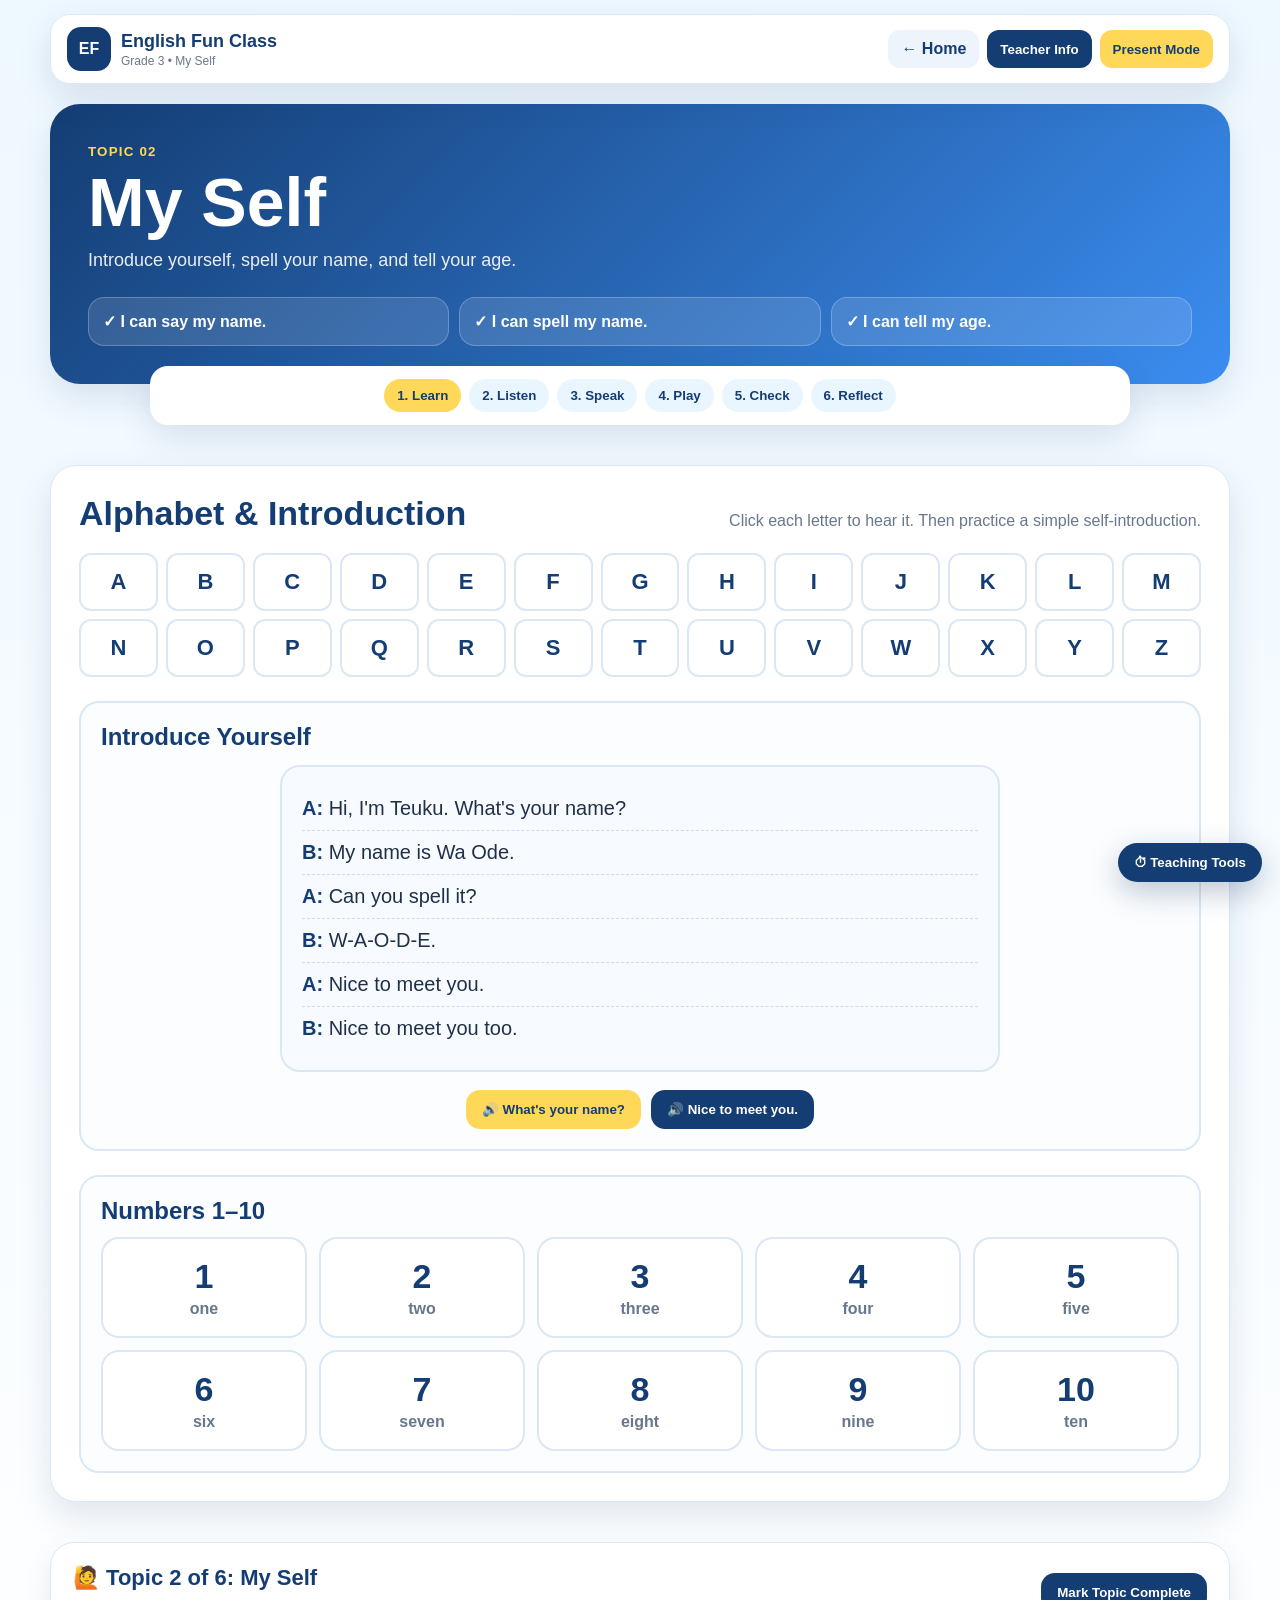
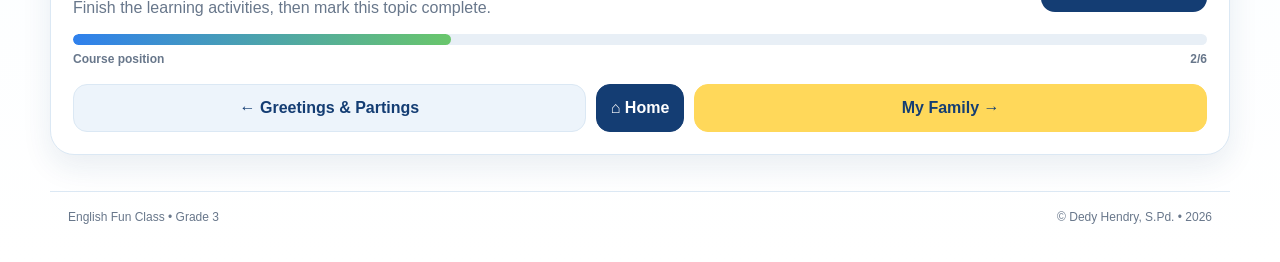
<file: modules/myself.html>
<!DOCTYPE html>
<html lang="en">
<head>
<meta charset="UTF-8">
<meta name="viewport" content="width=device-width, initial-scale=1.0">
<meta name="author" content="Dedy Hendry, S.Pd.">
<title>My Self | English Fun Class</title>
<style>
:root{
  --navy:#143d73; --blue:#2f80ed; --sky:#eaf6ff; --yellow:#ffd85a;
  --green:#69c66b; --orange:#ff9f43; --pink:#ff8db3; --purple:#9277e8;
  --ink:#203047; --muted:#68778b; --white:#fff; --line:#dbe8f4;
  --shadow:0 14px 34px rgba(20,61,115,.12);
}
*{box-sizing:border-box}
html{scroll-behavior:smooth}
body{margin:0;font-family:Arial,Helvetica,sans-serif;background:linear-gradient(180deg,#eef8ff,#fff);color:var(--ink)}
button,a,input{font-family:inherit}
.topbar{
  width:min(1180px,calc(100% - 28px));margin:14px auto 0;padding:12px 16px;background:rgba(255,255,255,.95);
  border:1px solid var(--line);border-radius:20px;display:flex;align-items:center;justify-content:space-between;gap:12px;
  position:sticky;top:8px;z-index:40;box-shadow:var(--shadow);backdrop-filter:blur(10px)
}
.brand{display:flex;align-items:center;gap:10px}
.brand-mark{width:44px;height:44px;border-radius:14px;background:var(--navy);color:#fff;display:grid;place-items:center;font-weight:900}
.brand h1{margin:0;font-size:18px;color:var(--navy)}
.brand p{margin:2px 0 0;font-size:12px;color:var(--muted)}
.top-actions{display:flex;gap:8px;flex-wrap:wrap}
.top-actions button,.back-btn{border:0;border-radius:12px;padding:10px 13px;font-weight:800;cursor:pointer;text-decoration:none}
.back-btn{background:#edf4fb;color:var(--navy)}
.teacher-btn{background:var(--navy);color:#fff}
.present-btn{background:var(--yellow);color:var(--navy)}
.hero{
  width:min(1180px,calc(100% - 28px));margin:20px auto 0;padding:38px;border-radius:30px;
  background:linear-gradient(135deg,#143d73,#3b8df0);color:#fff;box-shadow:var(--shadow)
}
.hero small{font-weight:900;color:var(--yellow);letter-spacing:1.2px}
.hero h2{margin:8px 0 10px;font-size:clamp(38px,6vw,68px);line-height:1}
.hero p{margin:0;max-width:780px;font-size:18px;line-height:1.6;color:rgba(255,255,255,.9)}
.goal-box{margin-top:22px;display:grid;grid-template-columns:repeat(3,1fr);gap:10px}
.goal{background:rgba(255,255,255,.12);border:1px solid rgba(255,255,255,.23);padding:14px;border-radius:16px;font-weight:700}
.steps{
  width:min(980px,calc(100% - 28px));margin:-18px auto 0;padding:13px;background:#fff;border-radius:18px;box-shadow:var(--shadow);
  display:flex;gap:8px;justify-content:center;flex-wrap:wrap;position:relative;z-index:5
}
.step-btn{border:0;border-radius:999px;padding:9px 13px;background:var(--sky);color:var(--navy);font-weight:900;cursor:pointer}
.step-btn.active{background:var(--yellow)}
main{width:min(1180px,calc(100% - 28px));margin:40px auto}
.panel{display:none;background:#fff;border:1px solid var(--line);border-radius:26px;padding:28px;box-shadow:var(--shadow)}
.panel.active{display:block}
.section-title{display:flex;align-items:end;justify-content:space-between;gap:16px;margin-bottom:20px}
.section-title h3{margin:0;color:var(--navy);font-size:34px}
.section-title p{margin:0;color:var(--muted);max-width:580px;line-height:1.5}
.alpha-grid{display:grid;grid-template-columns:repeat(13,1fr);gap:8px}
.alpha-btn{
  border:2px solid #dbe8f4;background:#fff;border-radius:12px;padding:14px 4px;font-size:22px;font-weight:900;color:var(--navy);cursor:pointer
}
.alpha-btn:hover{background:var(--sky);border-color:var(--blue)}
.learn-block{margin-top:24px;padding:20px;border:2px solid #dbe8f4;border-radius:20px;background:#fbfdff}
.learn-block h4{margin:0 0 12px;color:var(--navy);font-size:24px}
.dialogue{max-width:720px;margin:14px auto;text-align:left;background:#f7fbff;border:2px solid #dbe8f4;border-radius:20px;padding:20px}
.line{padding:10px 0;border-bottom:1px dashed #cddbea;font-size:20px}.line:last-child{border-bottom:0}.speaker{font-weight:900;color:var(--navy)}
.number-grid{display:grid;grid-template-columns:repeat(5,1fr);gap:12px}
.number-card{padding:18px;border:2px solid #dbe8f4;border-radius:18px;background:#fff;text-align:center;cursor:pointer}
.number-card b{display:block;font-size:34px;color:var(--navy)}.number-card span{display:block;color:var(--muted);font-weight:800;margin-top:4px}
.primary,.secondary{
  border:0;border-radius:14px;padding:12px 16px;font-weight:900;cursor:pointer
}
.primary{background:var(--navy);color:#fff}.secondary{background:var(--yellow);color:var(--navy)}
.action-row{display:flex;justify-content:center;gap:10px;flex-wrap:wrap;margin-top:18px}
.stage{max-width:820px;margin:auto;text-align:center;padding:18px}
.big-emoji{font-size:84px}.big-prompt{font-size:clamp(30px,5vw,50px);font-weight:900;color:var(--navy);margin:12px 0}
.subprompt{font-size:18px;color:var(--muted);line-height:1.5}
.choice-grid{display:grid;grid-template-columns:repeat(2,1fr);gap:12px;margin-top:20px}
.choice{
  border:3px solid #dbe8f4;background:#fff;border-radius:18px;padding:16px;font-size:19px;font-weight:800;cursor:pointer;color:var(--navy)
}
.choice.correct{background:#e8f8e9;border-color:var(--green)}.choice.wrong{background:#fff0f0;border-color:#ef6a6a}
.feedback{min-height:32px;margin-top:14px;font-weight:900;color:var(--navy)}
.name-box{
  max-width:560px;margin:18px auto;padding:20px;border:2px solid #dbe8f4;border-radius:20px;background:#f9fcff
}
.name-box input{
  width:100%;padding:14px 16px;border:2px solid #dbe8f4;border-radius:14px;font-size:22px;text-align:center;color:var(--navy);font-weight:800
}
.spelling-output{margin:16px 0;font-size:32px;font-weight:900;color:var(--blue);letter-spacing:5px;min-height:42px}
.age-buttons{display:flex;flex-wrap:wrap;justify-content:center;gap:10px;margin-top:18px}
.age-btn{width:64px;height:64px;border:3px solid #dbe8f4;border-radius:18px;background:#fff;font-size:25px;font-weight:900;color:var(--navy);cursor:pointer}
.age-btn:hover{border-color:var(--blue);background:var(--sky)}
.quiz-card{padding:18px;border:2px solid #dbe8f4;border-radius:18px;background:#fbfdff;margin:12px 0}
.quiz-card h4{margin:0 0 10px;color:var(--navy);font-size:20px}
.quiz-option{display:block;width:100%;text-align:left;margin:8px 0;border:2px solid #d7e4f1;border-radius:12px;background:#fff;padding:11px;cursor:pointer;font-size:16px}
.quiz-option.correct{background:#e8f8e9;border-color:var(--green)}.quiz-option.wrong{background:#fff0f0;border-color:#ef6a6a}
.progress{height:16px;background:#e7eef6;border-radius:999px;overflow:hidden;margin-bottom:18px}.bar{height:100%;width:0;background:linear-gradient(90deg,var(--green),#32b483);transition:.3s}
.score{display:none;padding:16px;border-radius:18px;background:#fff6cc;border:2px solid #f0cb55;text-align:center;font-size:24px;font-weight:900;color:var(--navy);margin-top:16px}
.reflect-grid{display:grid;grid-template-columns:1fr 1fr;gap:12px;margin-top:16px}
.reflect-item{padding:15px;border:3px solid #dbe8f4;border-radius:18px;background:#fff;cursor:pointer;font-weight:800;text-align:left}
.reflect-item.done{background:#e9f9ea;border-color:var(--green)}.reflect-item.practice{background:#fff6df;border-color:var(--orange)}
.teacher-modal{position:fixed;inset:0;background:rgba(8,37,72,.76);z-index:60;display:grid;place-items:center;padding:18px}.teacher-modal[hidden]{display:none}
.teacher-card{width:min(800px,100%);background:#fff;border-radius:26px;padding:26px;position:relative;box-shadow:var(--shadow)}
.teacher-card h3{color:var(--navy);font-size:30px;margin:0 0 12px}.teacher-grid{display:grid;grid-template-columns:1fr 1fr;gap:12px}
.teacher-box{padding:15px;background:var(--sky);border-radius:16px}.teacher-box h4{margin:0 0 8px;color:var(--navy)}.teacher-box p,.teacher-box li{color:var(--muted);line-height:1.5}
.close{position:absolute;right:16px;top:10px;border:0;background:transparent;font-size:32px;color:var(--navy);cursor:pointer}
footer{width:min(1180px,calc(100% - 28px));margin:36px auto 20px;padding:18px;border-top:1px solid var(--line);display:flex;justify-content:space-between;color:var(--muted);font-size:12px}
body.presentation .brand p,body.presentation footer{display:none} body.presentation .topbar{position:static}
@media(max-width:900px){.alpha-grid{grid-template-columns:repeat(7,1fr)}.goal-box{grid-template-columns:1fr}.teacher-grid{grid-template-columns:1fr}}
@media(max-width:620px){.topbar{position:static;align-items:flex-start}.brand p{display:none}.hero{padding:28px 20px}.alpha-grid{grid-template-columns:repeat(5,1fr)}.number-grid{grid-template-columns:repeat(2,1fr)}.choice-grid,.reflect-grid{grid-template-columns:1fr}.section-title{align-items:start;flex-direction:column}.panel{padding:20px}}
</style>
<link rel="stylesheet" href="../course.css">
<link rel="stylesheet" href="../stage8.css">
</head>
<body>
<header class="topbar">
  <div class="brand">
    <div class="brand-mark">EF</div>
    <div><h1>English Fun Class</h1><p>Grade 3 • My Self</p></div>
  </div>
  <div class="top-actions">
    <a class="back-btn" href="../index.html">← Home</a>
    <button class="teacher-btn" id="teacherBtn">Teacher Info</button>
    <button class="present-btn" id="presentBtn">Present Mode</button>
  </div>
</header>

<section class="hero">
  <small>TOPIC 02</small>
  <h2>My Self</h2>
  <p>Introduce yourself, spell your name, and tell your age.</p>
  <div class="goal-box">
    <div class="goal">✓ I can say my name.</div>
    <div class="goal">✓ I can spell my name.</div>
    <div class="goal">✓ I can tell my age.</div>
  </div>
</section>

<nav class="steps">
  <button class="step-btn active" data-target="learn">1. Learn</button>
  <button class="step-btn" data-target="listen">2. Listen</button>
  <button class="step-btn" data-target="speak">3. Speak</button>
  <button class="step-btn" data-target="play">4. Play</button>
  <button class="step-btn" data-target="check">5. Check</button>
  <button class="step-btn" data-target="reflect">6. Reflect</button>
</nav>

<main>
<section id="learn" class="panel active">
  <div class="section-title">
    <div><h3>Alphabet & Introduction</h3></div>
    <p>Click each letter to hear it. Then practice a simple self-introduction.</p>
  </div>

  <div class="alpha-grid" id="alphabetGrid"></div>

  <div class="learn-block">
    <h4>Introduce Yourself</h4>
    <div class="dialogue">
      <div class="line"><span class="speaker">A:</span> Hi, I'm Teuku. What's your name?</div>
      <div class="line"><span class="speaker">B:</span> My name is Wa Ode.</div>
      <div class="line"><span class="speaker">A:</span> Can you spell it?</div>
      <div class="line"><span class="speaker">B:</span> W-A-O-D-E.</div>
      <div class="line"><span class="speaker">A:</span> Nice to meet you.</div>
      <div class="line"><span class="speaker">B:</span> Nice to meet you too.</div>
    </div>
    <div class="action-row">
      <button class="secondary" onclick="speak(`What's your name?`)">🔊 What's your name?</button>
      <button class="primary" onclick="speak('Nice to meet you.')">🔊 Nice to meet you.</button>
    </div>
  </div>

  <div class="learn-block">
    <h4>Numbers 1–10</h4>
    <div class="number-grid" id="numberGrid"></div>
  </div>
</section>

<section id="listen" class="panel">
  <div class="section-title">
    <div><h3>Listen and Check</h3></div>
    <p>Listen carefully and choose the correct answer.</p>
  </div>
  <div class="stage">
    <div class="big-emoji">🎧</div>
    <div id="listenPrompt" class="big-prompt">Ready?</div>
    <button class="secondary" onclick="playListen()">🔊 Listen</button>
    <div id="listenChoices" class="choice-grid"></div>
    <div id="listenFeedback" class="feedback"></div>
    <div class="action-row"><button class="primary" onclick="nextListen()">Next →</button></div>
  </div>
</section>

<section id="speak" class="panel">
  <div class="section-title">
    <div><h3>Speak About Yourself</h3></div>
    <p>Type your name, hear the sentence, then practice it with a partner.</p>
  </div>
  <div class="stage">
    <div class="name-box">
      <input id="nameInput" type="text" placeholder="Type your name" maxlength="20">
      <div id="spellingOutput" class="spelling-output">A-B-C</div>
      <div class="action-row">
        <button class="secondary" onclick="showSpelling()">Spell My Name</button>
        <button class="primary" onclick="sayMyName()">🔊 Say My Name</button>
      </div>
    </div>

    <div class="dialogue">
      <div class="line"><span class="speaker">Student A:</span> What's your name?</div>
      <div class="line"><span class="speaker">Student B:</span> My name is ______.</div>
      <div class="line"><span class="speaker">Student A:</span> Can you spell it?</div>
      <div class="line"><span class="speaker">Student B:</span> ______.</div>
    </div>

    <div class="learn-block">
      <h4>How old are you?</h4>
      <p class="subprompt">Choose your age.</p>
      <div class="age-buttons" id="ageButtons"></div>
      <div id="ageSentence" class="big-prompt" style="font-size:34px">I'm ... years old.</div>
      <div class="action-row">
        <button class="secondary" onclick="speak('How old are you?')">🔊 Hear Question</button>
        <button class="primary" onclick="speak(document.getElementById('ageSentence').textContent)">🔊 Hear Answer</button>
      </div>
    </div>
  </div>
</section>

<section id="play" class="panel">
  <div class="section-title">
    <div><h3>Name & Age Challenge</h3></div>
    <p>Choose the best answer for the situation.</p>
  </div>
  <div class="stage">
    <div id="gameEmoji" class="big-emoji">🙋</div>
    <div id="gamePrompt" class="big-prompt">You meet a new friend.</div>
    <div id="gameChoices" class="choice-grid"></div>
    <div id="gameFeedback" class="feedback"></div>
    <div class="action-row">
      <button class="secondary" onclick="speakGame()">🔊 Hear Situation</button>
      <button class="primary" onclick="nextGame()">New Challenge →</button>
    </div>
  </div>
</section>

<section id="check" class="panel">
  <div class="section-title">
    <div><h3>Mini Quiz</h3></div>
    <p>Complete five questions. Your score appears automatically.</p>
  </div>
  <div class="progress"><div id="quizBar" class="bar"></div></div>
  <div id="quizArea"></div>
  <div id="scoreBox" class="score"></div>
  <div class="action-row"><button class="primary" onclick="renderQuiz()">Try Again</button></div>
</section>

<section id="reflect" class="panel">
  <div class="section-title">
    <div><h3>I Can Check My Learning</h3></div>
    <p>Click once for “I can do it”. Click again for “I need more practice”.</p>
  </div>
  <div class="stage">
    <div class="reflect-grid">
      <button class="reflect-item" onclick="toggleReflect(this)">I can say my name in English.</button>
      <button class="reflect-item" onclick="toggleReflect(this)">I can spell my name.</button>
      <button class="reflect-item" onclick="toggleReflect(this)">I can say numbers 1–10.</button>
      <button class="reflect-item" onclick="toggleReflect(this)">I can say my age.</button>
    </div>
    <div class="big-prompt" style="font-size:32px;margin-top:24px">Well done! ⭐</div>
  </div>
</section>
</main>

<section id="teacherModal" class="teacher-modal" hidden>
  <div class="teacher-card">
    <button class="close" id="closeTeacher">×</button>
    <h3>Teacher Guide</h3>
    <div class="teacher-grid">
      <div class="teacher-box">
        <h4>Target Language</h4>
        <ul>
          <li>What's your name?</li>
          <li>My name is ...</li>
          <li>Can you spell it?</li>
          <li>Nice to meet you.</li>
          <li>How old are you?</li>
          <li>I'm ... years old.</li>
        </ul>
      </div>
      <div class="teacher-box">
        <h4>Classroom English</h4>
        <ul>
          <li>Listen carefully.</li>
          <li>Repeat after me.</li>
          <li>Look at the picture.</li>
          <li>Spell your name.</li>
          <li>Work in pairs.</li>
          <li>Ask your friend.</li>
          <li>Your turn!</li>
          <li>Good job!</li>
        </ul>
      </div>
      <div class="teacher-box">
        <h4>Suggested Flow</h4>
        <p>Model alphabet and numbers, demonstrate the dialogue, let students practice in pairs, reduce visual support, then check learning.</p>
      </div>
      <div class="teacher-box">
        <h4>Classroom Tip</h4>
        <p>Start with choral repetition. Move to pair work. Let confident students answer first, then gradually reduce prompts.</p>
      </div>
    </div>
  </div>
</section>

<footer>
  <span>English Fun Class • Grade 3</span>
  <span>© Dedy Hendry, S.Pd. • 2026</span>
</footer>

<script>
const panels=document.querySelectorAll('.panel');
const stepBtns=document.querySelectorAll('.step-btn');
stepBtns.forEach(btn=>btn.addEventListener('click',()=>{
  stepBtns.forEach(b=>b.classList.remove('active'));btn.classList.add('active');
  panels.forEach(p=>p.classList.remove('active'));document.getElementById(btn.dataset.target).classList.add('active');
  window.scrollTo({top:300,behavior:'smooth'});
  if(btn.dataset.target==='check')renderQuiz();
}));

function speak(text,rate=.82){
  if('speechSynthesis'in window){
    speechSynthesis.cancel();
    const u=new SpeechSynthesisUtterance(text);u.lang='en-US';u.rate=rate;speechSynthesis.speak(u);
  }
}

const alphabet='ABCDEFGHIJKLMNOPQRSTUVWXYZ'.split('');
const alphabetGrid=document.getElementById('alphabetGrid');
alphabet.forEach(letter=>{
  const b=document.createElement('button');b.className='alpha-btn';b.textContent=letter;b.onclick=()=>speak(letter,.75);alphabetGrid.appendChild(b);
});

const numberWords=['one','two','three','four','five','six','seven','eight','nine','ten'];
const numberGrid=document.getElementById('numberGrid');
numberWords.forEach((word,i)=>{
  const d=document.createElement('div');d.className='number-card';d.innerHTML=`<b>${i+1}</b><span>${word}</span>`;d.onclick=()=>speak(word);numberGrid.appendChild(d);
});

const ageButtons=document.getElementById('ageButtons');
for(let i=1;i<=10;i++){
  const b=document.createElement('button');b.className='age-btn';b.textContent=i;b.onclick=()=>{
    const s=`I'm ${i} years old.`;document.getElementById('ageSentence').textContent=s;speak(s);
  };ageButtons.appendChild(b);
}

function showSpelling(){
  const name=document.getElementById('nameInput').value.trim().toUpperCase().replace(/[^A-Z ]/g,'');
  if(!name){document.getElementById('spellingOutput').textContent='Type your name first.';return}
  const spelled=name.split('').map(c=>c===' '?' ':c).join('-').replace(/- -/g,' ');
  document.getElementById('spellingOutput').textContent=spelled;
  speak(name.split('').join(' '),.65);
}
function sayMyName(){
  const name=document.getElementById('nameInput').value.trim();
  if(!name)return;
  speak(`My name is ${name}.`);
}

const listenItems=[
  {label:'What is the girl’s name?',audio:'Hi, new friends. My name is Wa Ode. Nice to meet you.',answer:'Wa Ode',choices:['Sinta','Wa Ode','Duma','Bestina']},
  {label:'How old is Teuku?',audio:"Hey there. I'm Teuku. I am nine years old.",answer:'9',choices:['7','8','9','10']},
  {label:'Which sentence do you hear?',audio:'Hello, I am Sinta.',answer:'Hello, I am Sinta.',choices:['Hello, I am Sinta.','Goodbye, Sinta.','I am nine years old.','Nice to meet you too.']},
  {label:'Which question do you hear?',audio:"What's your name?",answer:"What's your name?",choices:["What's your name?","How old are you?","How are you?","Can you spell it?"]}
];
let listenIndex=0;
function renderListen(){
  const item=listenItems[listenIndex];document.getElementById('listenPrompt').textContent=item.label;document.getElementById('listenFeedback').textContent='';
  const box=document.getElementById('listenChoices');box.innerHTML='';
  item.choices.forEach(c=>{
    const b=document.createElement('button');b.className='choice';b.textContent=c;b.onclick=()=>{
      [...box.children].forEach(x=>x.disabled=true);
      if(c===item.answer){b.classList.add('correct');document.getElementById('listenFeedback').textContent='✓ Great job!'}
      else{b.classList.add('wrong');document.getElementById('listenFeedback').textContent='Listen again next time.';[...box.children].find(x=>x.textContent===item.answer)?.classList.add('correct')}
    };box.appendChild(b);
  });
}
function playListen(){speak(listenItems[listenIndex].audio)}
function nextListen(){listenIndex=(listenIndex+1)%listenItems.length;renderListen()}
renderListen();

const gameItems=[
  {emoji:'🤝',prompt:'You meet a new friend. What do you ask?',audio:'You meet a new friend. What do you ask?',answer:"What's your name?",choices:["What's your name?","Good night!","How are you?","Goodbye!"]},
  {emoji:'🔤',prompt:'Your friend says: “My name is Duma.” What do you ask next?',audio:'Your friend says, My name is Duma. What do you ask next?',answer:'Can you spell it?',choices:['Can you spell it?','How old are you?','See you tomorrow!','Good morning!']},
  {emoji:'🎂',prompt:'You want to know your friend’s age.',audio:"You want to know your friend's age.",answer:'How old are you?',choices:['How old are you?',"What's your name?",'Can you spell it?','Nice to meet you.']},
  {emoji:'😊',prompt:'Someone says: “Nice to meet you.”',audio:'Someone says, Nice to meet you.',answer:'Nice to meet you too.',choices:['Nice to meet you too.','Good night!','My name is nine.','Can you spell it?']}
];
let gameIndex=0;
function renderGame(){
  const item=gameItems[gameIndex];document.getElementById('gameEmoji').textContent=item.emoji;document.getElementById('gamePrompt').textContent=item.prompt;document.getElementById('gameFeedback').textContent='';
  const box=document.getElementById('gameChoices');box.innerHTML='';
  item.choices.forEach(c=>{
    const b=document.createElement('button');b.className='choice';b.textContent=c;b.onclick=()=>{
      [...box.children].forEach(x=>x.disabled=true);
      if(c===item.answer){b.classList.add('correct');document.getElementById('gameFeedback').textContent='✓ Excellent!';speak(c)}
      else{b.classList.add('wrong');document.getElementById('gameFeedback').textContent='Try another answer next time.';[...box.children].find(x=>x.textContent===item.answer)?.classList.add('correct')}
    };box.appendChild(b);
  });
}
function nextGame(){gameIndex=(gameIndex+1)%gameItems.length;renderGame()}
function speakGame(){speak(gameItems[gameIndex].audio)}
renderGame();

const quizData=[
  {q:'Which question asks someone’s name?',a:"What's your name?",o:["What's your name?","How old are you?","How are you?"]},
  {q:'What is the correct response to “What’s your name?”',a:'My name is Sinta.',o:['My name is Sinta.','I am nine years old.','Good night!']},
  {q:'Which sentence asks someone to spell a name?',a:'Can you spell it?',o:['Nice to meet you.','Can you spell it?','How old are you?']},
  {q:'What comes after 8?',a:'9',o:['7','9','10']},
  {q:'Choose the correct age sentence.',a:"I'm nine years old.",o:["I'm nine years old.","My name is nine.","I spell nine years."]}
];
let answered=0,score=0;
function renderQuiz(){
  answered=0;score=0;document.getElementById('quizBar').style.width='0%';
  const area=document.getElementById('quizArea');area.innerHTML='';
  const scoreBox=document.getElementById('scoreBox');scoreBox.style.display='none';scoreBox.textContent='';
  quizData.forEach((item,i)=>{
    const card=document.createElement('div');card.className='quiz-card';
    const h=document.createElement('h4');h.textContent=(i+1)+'. '+item.q;card.appendChild(h);
    item.o.forEach(opt=>{
      const b=document.createElement('button');b.className='quiz-option';b.textContent=opt;b.onclick=()=>{
        if(card.dataset.done)return;card.dataset.done='1';answered++;
        if(opt===item.a){b.classList.add('correct');score++}else{b.classList.add('wrong');[...card.querySelectorAll('.quiz-option')].find(x=>x.textContent===item.a)?.classList.add('correct')}
        document.getElementById('quizBar').style.width=(answered/quizData.length*100)+'%';
        if(answered===quizData.length){scoreBox.style.display='block';scoreBox.textContent=`Your score: ${score}/${quizData.length} • ${score>=4?'Excellent!':'Keep practicing!'}`}
      };card.appendChild(b);
    });area.appendChild(card);
  });
}
renderQuiz();

function toggleReflect(el){
  if(!el.classList.contains('done')&&!el.classList.contains('practice')){el.classList.add('done');el.textContent='✓ '+el.textContent}
  else if(el.classList.contains('done')){el.classList.remove('done');el.classList.add('practice');el.textContent=el.textContent.replace('✓ ','↻ ')}
  else{el.classList.remove('practice');el.textContent=el.textContent.replace('↻ ','')}
}

const modal=document.getElementById('teacherModal');
document.getElementById('teacherBtn').onclick=()=>modal.hidden=false;
document.getElementById('closeTeacher').onclick=()=>modal.hidden=true;
modal.onclick=e=>{if(e.target===modal)modal.hidden=true};

document.getElementById('presentBtn').addEventListener('click',async()=>{
  document.body.classList.toggle('presentation');
  const btn=document.getElementById('presentBtn');
  if(document.body.classList.contains('presentation')){
    btn.textContent='Exit Present Mode';
    try{await document.documentElement.requestFullscreen?.()}catch(e){}
  }else{
    btn.textContent='Present Mode';
    if(document.fullscreenElement)await document.exitFullscreen?.();
  }
});
document.addEventListener('fullscreenchange',()=>{
  if(!document.fullscreenElement&&document.body.classList.contains('presentation')){
    document.body.classList.remove('presentation');document.getElementById('presentBtn').textContent='Present Mode';
  }
});
</script>
<script src="../course.js"></script>
<script src="../stage8.js"></script>
</body>
</html>
</file>
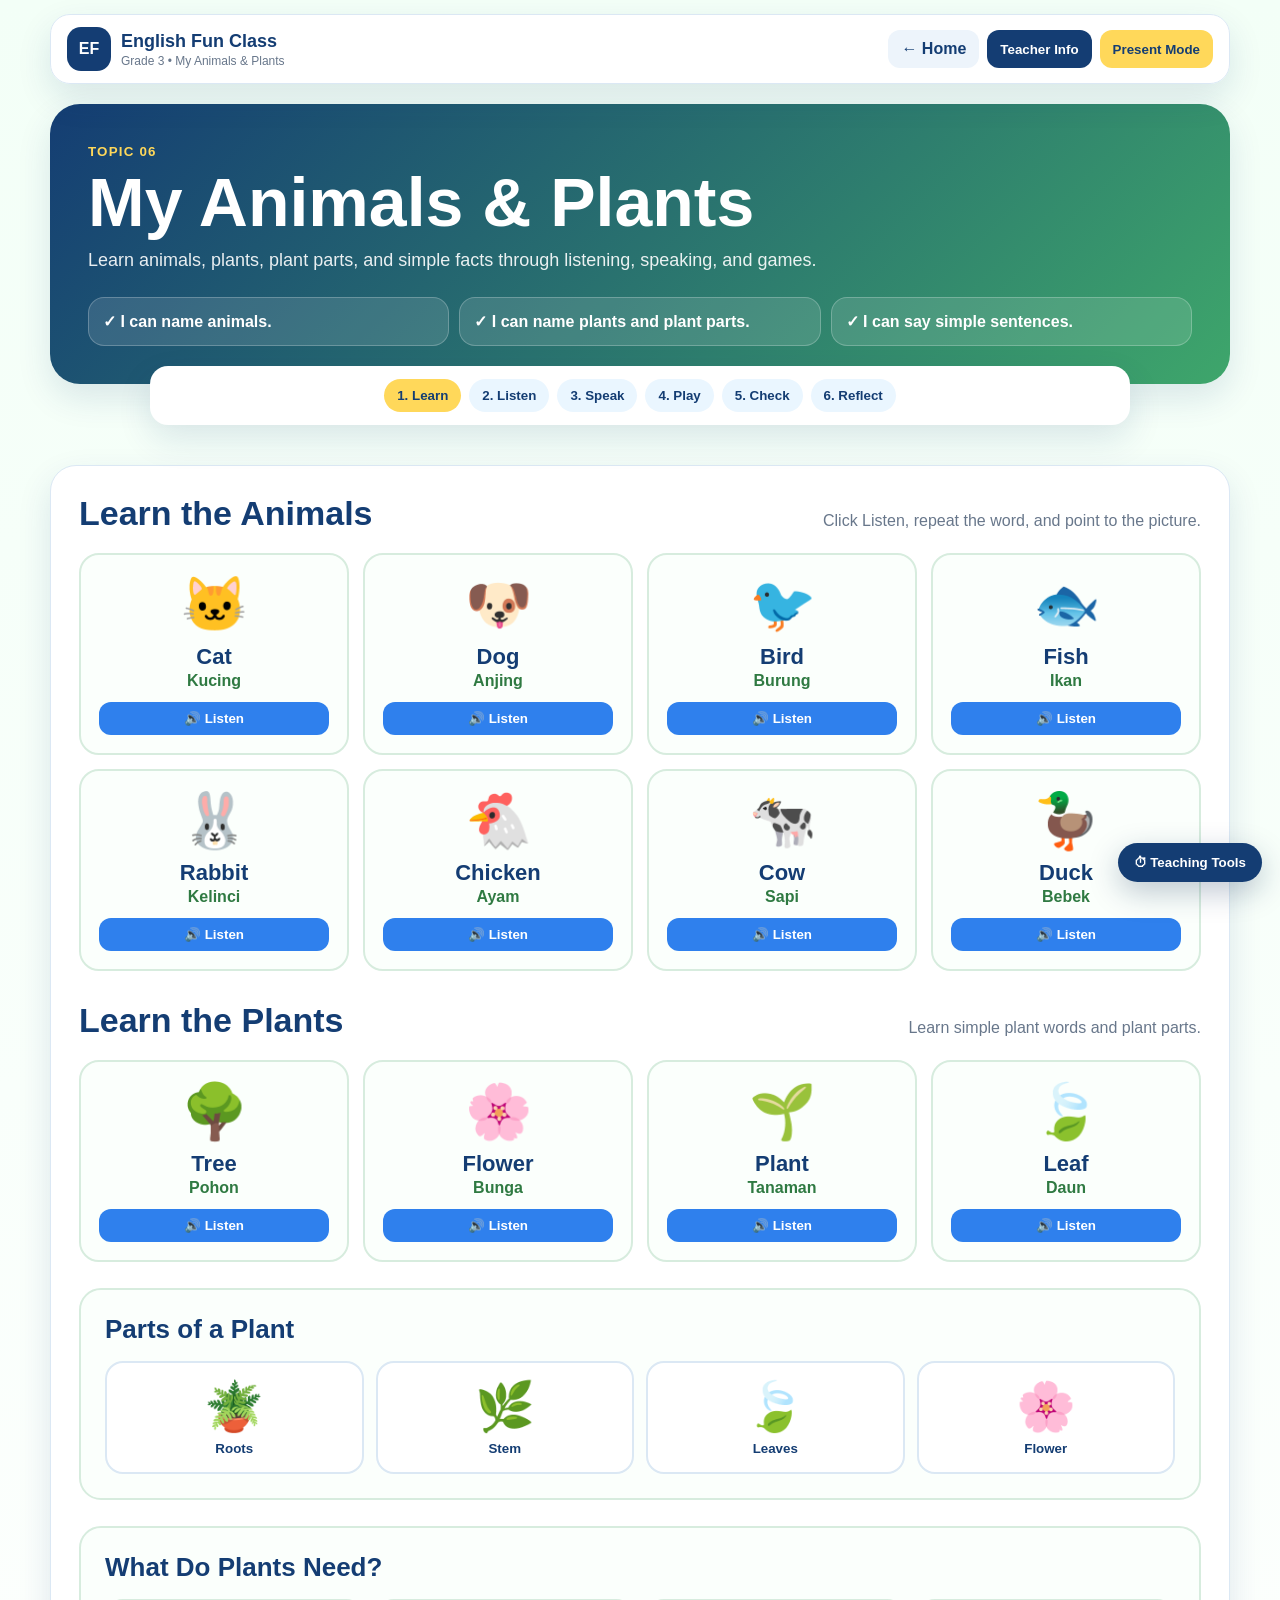
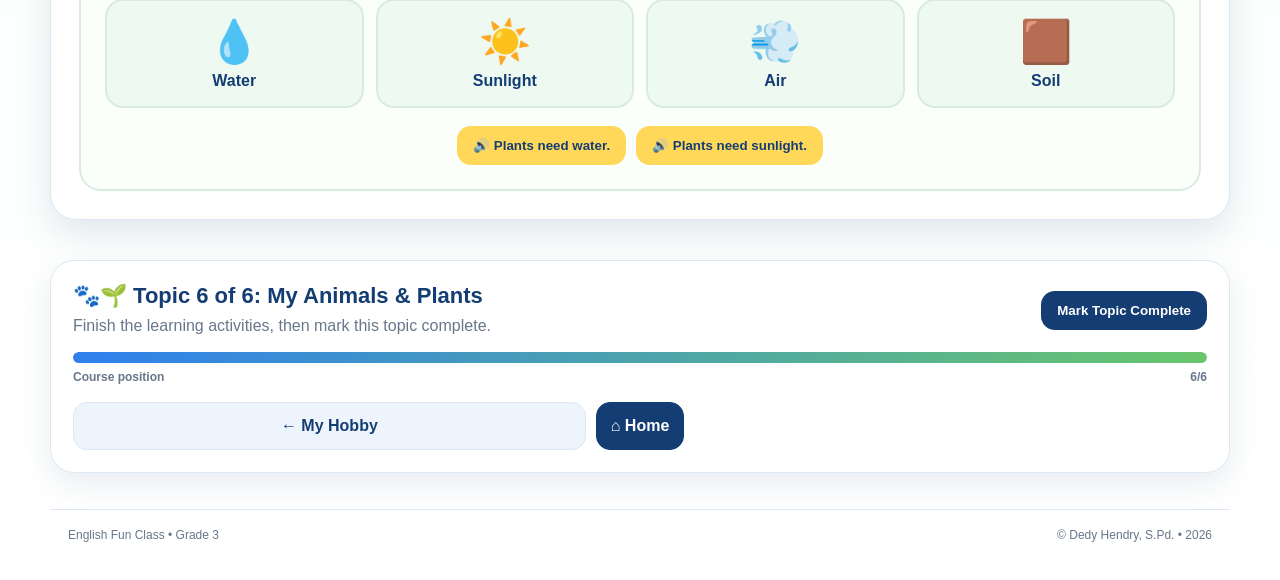
<file: English-Fun-Class/modules/animals-plants.html>
<!DOCTYPE html>
<html lang="en">
<head>
<meta charset="UTF-8">
<meta name="viewport" content="width=device-width, initial-scale=1.0">
<meta name="author" content="Dedy Hendry, S.Pd.">
<title>My Animals & Plants | English Fun Class</title>
<style>
:root{
  --navy:#143d73;--blue:#2f80ed;--sky:#eaf6ff;--yellow:#ffd85a;--green:#56b870;
  --orange:#ff9f43;--ink:#203047;--muted:#68778b;--line:#dbe8f4;
  --shadow:0 14px 34px rgba(20,61,115,.12)
}
*{box-sizing:border-box}html{scroll-behavior:smooth}
body{margin:0;font-family:Arial,Helvetica,sans-serif;background:linear-gradient(180deg,#f3fff7,#fff);color:var(--ink)}
button,a{font-family:inherit}
.topbar{width:min(1180px,calc(100% - 28px));margin:14px auto 0;padding:12px 16px;background:rgba(255,255,255,.95);
border:1px solid var(--line);border-radius:20px;display:flex;align-items:center;justify-content:space-between;gap:12px;
position:sticky;top:8px;z-index:40;box-shadow:var(--shadow);backdrop-filter:blur(10px)}
.brand{display:flex;align-items:center;gap:10px}.brand-mark{width:44px;height:44px;border-radius:14px;background:var(--navy);color:#fff;display:grid;place-items:center;font-weight:900}
.brand h1{margin:0;font-size:18px;color:var(--navy)}.brand p{margin:2px 0 0;font-size:12px;color:var(--muted)}
.top-actions{display:flex;gap:8px;flex-wrap:wrap}.top-actions button,.back-btn{border:0;border-radius:12px;padding:10px 13px;font-weight:800;cursor:pointer;text-decoration:none}
.back-btn{background:#edf4fb;color:var(--navy)}.teacher-btn{background:var(--navy);color:#fff}.present-btn{background:var(--yellow);color:var(--navy)}
.hero{width:min(1180px,calc(100% - 28px));margin:20px auto 0;padding:38px;border-radius:30px;background:linear-gradient(135deg,#143d73,#3ea66b);color:#fff;box-shadow:var(--shadow)}
.hero small{font-weight:900;color:var(--yellow);letter-spacing:1.2px}.hero h2{margin:8px 0 10px;font-size:clamp(38px,6vw,68px);line-height:1}
.hero p{margin:0;max-width:780px;font-size:18px;line-height:1.6;color:rgba(255,255,255,.9)}
.goal-box{margin-top:22px;display:grid;grid-template-columns:repeat(3,1fr);gap:10px}.goal{background:rgba(255,255,255,.12);border:1px solid rgba(255,255,255,.23);padding:14px;border-radius:16px;font-weight:700}
.steps{width:min(980px,calc(100% - 28px));margin:-18px auto 0;padding:13px;background:#fff;border-radius:18px;box-shadow:var(--shadow);display:flex;gap:8px;justify-content:center;flex-wrap:wrap;position:relative;z-index:5}
.step-btn{border:0;border-radius:999px;padding:9px 13px;background:var(--sky);color:var(--navy);font-weight:900;cursor:pointer}.step-btn.active{background:var(--yellow)}
main{width:min(1180px,calc(100% - 28px));margin:40px auto}.panel{display:none;background:#fff;border:1px solid var(--line);border-radius:26px;padding:28px;box-shadow:var(--shadow)}.panel.active{display:block}
.section-title{display:flex;align-items:end;justify-content:space-between;gap:16px;margin-bottom:20px}.section-title h3{margin:0;color:var(--navy);font-size:34px}
.section-title p{margin:0;color:var(--muted);max-width:580px;line-height:1.5}
.card-grid{display:grid;grid-template-columns:repeat(4,1fr);gap:14px}.item-card{padding:18px;border:2px solid #d7ecde;border-radius:20px;background:#fbfffc;text-align:center}
.item-card .emoji{font-size:54px}.item-card h4{margin:8px 0 2px;color:var(--navy);font-size:22px}.item-card .meaning{color:#2f7a42;font-weight:800}
.audio-btn{margin-top:12px;border:0;border-radius:12px;padding:9px 11px;background:var(--blue);color:#fff;font-weight:800;cursor:pointer;width:100%}
.primary,.secondary{border:0;border-radius:14px;padding:12px 16px;font-weight:900;cursor:pointer}.primary{background:var(--navy);color:#fff}.secondary{background:var(--yellow);color:var(--navy)}
.action-row{display:flex;justify-content:center;gap:10px;flex-wrap:wrap;margin-top:18px}.stage{max-width:860px;margin:auto;text-align:center;padding:18px}
.big-emoji{font-size:88px}.big-prompt{font-size:clamp(30px,5vw,50px);font-weight:900;color:var(--navy);margin:12px 0}.subprompt{font-size:18px;color:var(--muted);line-height:1.5}
.choice-grid{display:grid;grid-template-columns:repeat(2,1fr);gap:12px;margin-top:20px}.choice{border:3px solid #dbe8f4;background:#fff;border-radius:18px;padding:16px;font-size:19px;font-weight:800;cursor:pointer;color:var(--navy)}
.choice.correct{background:#e8f8e9;border-color:var(--green)}.choice.wrong{background:#fff0f0;border-color:#ef6a6a}.feedback{min-height:32px;margin-top:14px;font-weight:900;color:var(--navy)}
.speak-card{max-width:680px;margin:18px auto;padding:24px;border:2px solid #d7ecde;border-radius:22px;background:#fbfffc}.speak-card .emoji{font-size:86px}.speak-card .sentence{font-size:32px;font-weight:900;color:var(--navy);margin:10px 0}
.plant-box{margin-top:26px;padding:24px;border:2px solid #d7ecde;border-radius:22px;background:#fbfffc}.plant-box h4{margin:0 0 16px;color:var(--navy);font-size:26px}
.plant-diagram{display:grid;grid-template-columns:repeat(4,1fr);gap:12px}.plant-part{padding:16px;border:2px solid #dbe8f4;border-radius:18px;background:#fff;text-align:center;cursor:pointer}
.plant-part .emoji{font-size:48px}.plant-part b{display:block;color:var(--navy);margin-top:6px}
.need-grid{display:grid;grid-template-columns:repeat(4,1fr);gap:12px;margin-top:16px}.need-card{padding:16px;border-radius:18px;background:#eefaf1;border:2px solid #d7ecde;text-align:center}
.need-card .emoji{font-size:42px}.need-card b{display:block;color:var(--navy);margin-top:6px}
.guess-box{max-width:760px;margin:0 auto;padding:28px;border:3px dashed #a9d8b8;border-radius:24px;background:#f7fff9}.clue{font-size:28px;font-weight:900;color:var(--navy);line-height:1.5;margin:12px 0}
.sort-grid{display:grid;grid-template-columns:1fr 1fr;gap:16px;margin-top:20px}.sort-card{padding:20px;border:3px solid #dbe8f4;border-radius:20px;background:#fff;cursor:pointer;font-size:22px;font-weight:900;color:var(--navy)}
.quiz-card{padding:18px;border:2px solid #dbe8f4;border-radius:18px;background:#fbfdff;margin:12px 0}.quiz-card h4{margin:0 0 10px;color:var(--navy);font-size:20px}
.quiz-option{display:block;width:100%;text-align:left;margin:8px 0;border:2px solid #d7e4f1;border-radius:12px;background:#fff;padding:11px;cursor:pointer;font-size:16px}
.quiz-option.correct{background:#e8f8e9;border-color:var(--green)}.quiz-option.wrong{background:#fff0f0;border-color:#ef6a6a}
.progress{height:16px;background:#e7eef6;border-radius:999px;overflow:hidden;margin-bottom:18px}.bar{height:100%;width:0;background:linear-gradient(90deg,var(--green),#32b483);transition:.3s}
.score{display:none;padding:16px;border-radius:18px;background:#fff6cc;border:2px solid #f0cb55;text-align:center;font-size:24px;font-weight:900;color:var(--navy);margin-top:16px}
.reflect-grid{display:grid;grid-template-columns:1fr 1fr;gap:12px;margin-top:16px}.reflect-item{padding:15px;border:3px solid #dbe8f4;border-radius:18px;background:#fff;cursor:pointer;font-weight:800;text-align:left}
.reflect-item.done{background:#e9f9ea;border-color:var(--green)}.reflect-item.practice{background:#fff6df;border-color:var(--orange)}
.teacher-modal{position:fixed;inset:0;background:rgba(8,37,72,.76);z-index:60;display:grid;place-items:center;padding:18px}.teacher-modal[hidden]{display:none}
.teacher-card{width:min(820px,100%);background:#fff;border-radius:26px;padding:26px;position:relative;box-shadow:var(--shadow)}.teacher-card h3{color:var(--navy);font-size:30px;margin:0 0 12px}
.teacher-grid{display:grid;grid-template-columns:1fr 1fr;gap:12px}.teacher-box{padding:15px;background:#f1fbf4;border-radius:16px}.teacher-box h4{margin:0 0 8px;color:var(--navy)}.teacher-box p,.teacher-box li{color:var(--muted);line-height:1.5}
.close{position:absolute;right:16px;top:10px;border:0;background:transparent;font-size:32px;color:var(--navy);cursor:pointer}
footer{width:min(1180px,calc(100% - 28px));margin:36px auto 20px;padding:18px;border-top:1px solid var(--line);display:flex;justify-content:space-between;color:var(--muted);font-size:12px}
body.presentation .brand p,body.presentation footer{display:none}body.presentation .topbar{position:static}
@media(max-width:900px){.card-grid,.plant-diagram,.need-grid{grid-template-columns:repeat(2,1fr)}.goal-box{grid-template-columns:1fr}.teacher-grid{grid-template-columns:1fr}}
@media(max-width:620px){.topbar{position:static;align-items:flex-start}.brand p{display:none}.hero{padding:28px 20px}.card-grid,.plant-diagram,.need-grid,.choice-grid,.sort-grid,.reflect-grid{grid-template-columns:1fr}.section-title{align-items:start;flex-direction:column}.panel{padding:20px}}
</style>
<link rel="stylesheet" href="../course.css">
<link rel="stylesheet" href="../stage8.css">
</head>
<body>
<header class="topbar">
  <div class="brand">
    <div class="brand-mark">EF</div>
    <div><h1>English Fun Class</h1><p>Grade 3 • My Animals & Plants</p></div>
  </div>
  <div class="top-actions">
    <a class="back-btn" href="../index.html">← Home</a>
    <button class="teacher-btn" id="teacherBtn">Teacher Info</button>
    <button class="present-btn" id="presentBtn">Present Mode</button>
  </div>
</header>

<section class="hero">
  <small>TOPIC 06</small>
  <h2>My Animals & Plants</h2>
  <p>Learn animals, plants, plant parts, and simple facts through listening, speaking, and games.</p>
  <div class="goal-box">
    <div class="goal">✓ I can name animals.</div>
    <div class="goal">✓ I can name plants and plant parts.</div>
    <div class="goal">✓ I can say simple sentences.</div>
  </div>
</section>

<nav class="steps">
  <button class="step-btn active" data-target="learn">1. Learn</button>
  <button class="step-btn" data-target="listen">2. Listen</button>
  <button class="step-btn" data-target="speak">3. Speak</button>
  <button class="step-btn" data-target="play">4. Play</button>
  <button class="step-btn" data-target="check">5. Check</button>
  <button class="step-btn" data-target="reflect">6. Reflect</button>
</nav>

<main>
<section id="learn" class="panel active">
  <div class="section-title">
    <div><h3>Learn the Animals</h3></div>
    <p>Click Listen, repeat the word, and point to the picture.</p>
  </div>

  <div class="card-grid">
    <div class="item-card"><div class="emoji">🐱</div><h4>Cat</h4><div class="meaning">Kucing</div><button class="audio-btn" onclick="speak('Cat')">🔊 Listen</button></div>
    <div class="item-card"><div class="emoji">🐶</div><h4>Dog</h4><div class="meaning">Anjing</div><button class="audio-btn" onclick="speak('Dog')">🔊 Listen</button></div>
    <div class="item-card"><div class="emoji">🐦</div><h4>Bird</h4><div class="meaning">Burung</div><button class="audio-btn" onclick="speak('Bird')">🔊 Listen</button></div>
    <div class="item-card"><div class="emoji">🐟</div><h4>Fish</h4><div class="meaning">Ikan</div><button class="audio-btn" onclick="speak('Fish')">🔊 Listen</button></div>
    <div class="item-card"><div class="emoji">🐰</div><h4>Rabbit</h4><div class="meaning">Kelinci</div><button class="audio-btn" onclick="speak('Rabbit')">🔊 Listen</button></div>
    <div class="item-card"><div class="emoji">🐔</div><h4>Chicken</h4><div class="meaning">Ayam</div><button class="audio-btn" onclick="speak('Chicken')">🔊 Listen</button></div>
    <div class="item-card"><div class="emoji">🐄</div><h4>Cow</h4><div class="meaning">Sapi</div><button class="audio-btn" onclick="speak('Cow')">🔊 Listen</button></div>
    <div class="item-card"><div class="emoji">🦆</div><h4>Duck</h4><div class="meaning">Bebek</div><button class="audio-btn" onclick="speak('Duck')">🔊 Listen</button></div>
  </div>

  <div class="section-title" style="margin-top:30px">
    <div><h3>Learn the Plants</h3></div>
    <p>Learn simple plant words and plant parts.</p>
  </div>

  <div class="card-grid">
    <div class="item-card"><div class="emoji">🌳</div><h4>Tree</h4><div class="meaning">Pohon</div><button class="audio-btn" onclick="speak('Tree')">🔊 Listen</button></div>
    <div class="item-card"><div class="emoji">🌸</div><h4>Flower</h4><div class="meaning">Bunga</div><button class="audio-btn" onclick="speak('Flower')">🔊 Listen</button></div>
    <div class="item-card"><div class="emoji">🌱</div><h4>Plant</h4><div class="meaning">Tanaman</div><button class="audio-btn" onclick="speak('Plant')">🔊 Listen</button></div>
    <div class="item-card"><div class="emoji">🍃</div><h4>Leaf</h4><div class="meaning">Daun</div><button class="audio-btn" onclick="speak('Leaf')">🔊 Listen</button></div>
  </div>

  <div class="plant-box">
    <h4>Parts of a Plant</h4>
    <div class="plant-diagram">
      <button class="plant-part" onclick="speak('Roots')"><div class="emoji">🪴</div><b>Roots</b></button>
      <button class="plant-part" onclick="speak('Stem')"><div class="emoji">🌿</div><b>Stem</b></button>
      <button class="plant-part" onclick="speak('Leaves')"><div class="emoji">🍃</div><b>Leaves</b></button>
      <button class="plant-part" onclick="speak('Flower')"><div class="emoji">🌸</div><b>Flower</b></button>
    </div>
  </div>

  <div class="plant-box">
    <h4>What Do Plants Need?</h4>
    <div class="need-grid">
      <div class="need-card"><div class="emoji">💧</div><b>Water</b></div>
      <div class="need-card"><div class="emoji">☀️</div><b>Sunlight</b></div>
      <div class="need-card"><div class="emoji">💨</div><b>Air</b></div>
      <div class="need-card"><div class="emoji">🟫</div><b>Soil</b></div>
    </div>
    <div class="action-row">
      <button class="secondary" onclick="speak('Plants need water.')">🔊 Plants need water.</button>
      <button class="secondary" onclick="speak('Plants need sunlight.')">🔊 Plants need sunlight.</button>
    </div>
  </div>
</section>

<section id="listen" class="panel">
  <div class="section-title">
    <div><h3>Listen and Choose</h3></div>
    <p>Listen carefully first. Then choose the word that matches what you hear.</p>
  </div>
  <div class="stage">
    <div class="big-emoji">🎧</div>
    <div id="listenPrompt" class="big-prompt">Listen carefully!</div>
    <p class="subprompt">Do not look for a picture clue. Use your ears.</p>

    <div class="action-row">
      <button class="secondary" onclick="playListen()">🔊 Play Audio</button>
      <button class="secondary" onclick="playListen()">🔁 Play Again</button>
    </div>

    <div id="listenChoices" class="choice-grid"></div>
    <div id="listenFeedback" class="feedback"></div>

    <div class="action-row">
      <button class="primary" onclick="nextListen()">Next Question →</button>
    </div>
  </div>
</section>

<section id="speak" class="panel">
  <div class="section-title">
    <div><h3>Speak Together</h3></div>
    <p>Look at the picture and say the sentence aloud.</p>
  </div>
  <div class="stage">
    <div class="speak-card">
      <div id="speakEmoji" class="emoji">🐱</div>
      <div id="speakQuestion" class="big-prompt" style="font-size:34px">What is it?</div>
      <div id="speakAnswer" class="sentence">It is a cat.</div>
      <div class="action-row">
        <button class="secondary" onclick="speak(document.getElementById('speakQuestion').textContent)">🔊 Hear Question</button>
        <button class="primary" onclick="speak(document.getElementById('speakAnswer').textContent)">🔊 Hear Answer</button>
        <button class="primary" onclick="nextSpeak()">Next →</button>
      </div>
    </div>

    <div class="speak-card">
      <div class="big-prompt" style="font-size:32px">What animal do you like?</div>
      <div class="action-row">
        <button class="secondary" onclick="sayLike('cats')">I like cats.</button>
        <button class="secondary" onclick="sayLike('rabbits')">I like rabbits.</button>
        <button class="secondary" onclick="sayLike('birds')">I like birds.</button>
        <button class="secondary" onclick="sayLike('fish')">I like fish.</button>
      </div>
      <div id="likeSentence" class="feedback"></div>
    </div>
  </div>
</section>

<section id="play" class="panel">
  <div class="section-title">
    <div><h3>Game Time</h3></div>
    <p>Guess the animal and sort animals and plants.</p>
  </div>

  <div class="stage">
    <div class="guess-box">
      <div style="font-size:64px">❓🐾</div>
      <div id="clueText" class="clue">I can fly. I have wings.</div>
      <div id="guessChoices" class="choice-grid"></div>
      <div id="guessFeedback" class="feedback"></div>
      <div class="action-row">
        <button class="secondary" onclick="speak(document.getElementById('clueText').textContent)">🔊 Hear Clue</button>
        <button class="primary" onclick="nextGuess()">New Animal →</button>
      </div>
    </div>

    <div class="plant-box">
      <h4>Animal or Plant?</h4>
      <div id="sortEmoji" class="big-emoji">🐰</div>
      <div id="sortWord" class="big-prompt" style="font-size:34px">Rabbit</div>
      <div class="sort-grid">
        <button class="sort-card" onclick="sortAnswer('Animal')">🐾 Animal</button>
        <button class="sort-card" onclick="sortAnswer('Plant')">🌱 Plant</button>
      </div>
      <div id="sortFeedback" class="feedback"></div>
      <div class="action-row"><button class="primary" onclick="nextSort()">Next →</button></div>
    </div>
  </div>
</section>

<section id="check" class="panel">
  <div class="section-title">
    <div><h3>Mini Quiz</h3></div>
    <p>Complete five questions. Your score appears automatically.</p>
  </div>
  <div class="progress"><div id="quizBar" class="bar"></div></div>
  <div id="quizArea"></div>
  <div id="scoreBox" class="score"></div>
  <div class="action-row"><button class="primary" onclick="renderQuiz()">Try Again</button></div>
</section>

<section id="reflect" class="panel">
  <div class="section-title">
    <div><h3>I Can Check My Learning</h3></div>
    <p>Click once for “I can do it”. Click again for “I need more practice”.</p>
  </div>
  <div class="stage">
    <div class="reflect-grid">
      <button class="reflect-item" onclick="toggleReflect(this)">I can name animals.</button>
      <button class="reflect-item" onclick="toggleReflect(this)">I can name plants.</button>
      <button class="reflect-item" onclick="toggleReflect(this)">I can name parts of a plant.</button>
      <button class="reflect-item" onclick="toggleReflect(this)">I can say what plants need.</button>
    </div>
    <div class="big-prompt" style="font-size:32px;margin-top:24px">Wonderful work! ⭐</div>
  </div>
</section>
</main>

<section id="teacherModal" class="teacher-modal" hidden>
  <div class="teacher-card">
    <button class="close" id="closeTeacher">×</button>
    <h3>Teacher Guide</h3>
    <div class="teacher-grid">
      <div class="teacher-box">
        <h4>Animal Vocabulary</h4>
        <ul><li>cat, dog, bird, fish</li><li>rabbit, chicken, cow, duck</li></ul>
      </div>
      <div class="teacher-box">
        <h4>Plant Vocabulary</h4>
        <ul><li>tree, flower, plant, leaf</li><li>roots, stem, leaves, flower</li><li>water, sunlight, air, soil</li></ul>
      </div>
      <div class="teacher-box">
        <h4>Target Expressions</h4>
        <ul><li>What is it?</li><li>It is a cat.</li><li>What animal do you like?</li><li>I like rabbits.</li><li>Plants need water.</li></ul>
      </div>
      <div class="teacher-box">
        <h4>Suggested Flow</h4>
        <p>Model vocabulary, use listen-and-repeat, move to simple speaking, play Guess the Animal and Animal or Plant, then complete the quiz and reflection.</p>
      </div>
    </div>
  </div>
</section>

<footer><span>English Fun Class • Grade 3</span><span>© Dedy Hendry, S.Pd. • 2026</span></footer>

<script>
const panels=document.querySelectorAll('.panel');
const stepBtns=document.querySelectorAll('.step-btn');
stepBtns.forEach(btn=>btn.addEventListener('click',()=>{
  stepBtns.forEach(b=>b.classList.remove('active'));btn.classList.add('active');
  panels.forEach(p=>p.classList.remove('active'));document.getElementById(btn.dataset.target).classList.add('active');
  window.scrollTo({top:300,behavior:'smooth'});
  if(btn.dataset.target==='check')renderQuiz();
}));

function speak(text,rate=.82){
  if('speechSynthesis'in window){
    speechSynthesis.cancel();
    const u=new SpeechSynthesisUtterance(text);u.lang='en-US';u.rate=rate;speechSynthesis.speak(u);
  }
}

const listenItems=[
  {
    prompt:'Which animal do you hear?',
    audio:'Cat',
    answer:'Cat',
    choices:['Cat','Dog','Bird','Fish']
  },
  {
    prompt:'Which animal do you hear?',
    audio:'Rabbit',
    answer:'Rabbit',
    choices:['Cow','Rabbit','Duck','Chicken']
  },
  {
    prompt:'Which plant word do you hear?',
    audio:'Flower',
    answer:'Flower',
    choices:['Tree','Leaf','Flower','Plant']
  },
  {
    prompt:'Which part of a plant do you hear?',
    audio:'Stem',
    answer:'Stem',
    choices:['Roots','Stem','Leaves','Flower']
  },
  {
    prompt:'What do plants need?',
    audio:'Plants need water.',
    answer:'Water',
    choices:['Water','Toys','Shoes','Books']
  },
  {
    prompt:'What do plants need?',
    audio:'Plants need sunlight.',
    answer:'Sunlight',
    choices:['Soil','Sunlight','Pencil','Ball']
  }
];

let listenIndex=0;

function shuffleChoices(arr){
  return [...arr].sort(()=>Math.random()-0.5);
}

function renderListen(){
  const item=listenItems[listenIndex];

  document.getElementById('listenPrompt').textContent=item.prompt;
  document.getElementById('listenFeedback').textContent='';

  const box=document.getElementById('listenChoices');
  box.innerHTML='';

  const options=shuffleChoices(item.choices);

  options.forEach(c=>{
    const b=document.createElement('button');
    b.className='choice';
    b.textContent=c;

    b.onclick=()=>{
      [...box.children].forEach(x=>x.disabled=true);

      if(c===item.answer){
        b.classList.add('correct');
        document.getElementById('listenFeedback').textContent='✓ Great listening!';
        speak(item.answer);
      }else{
        b.classList.add('wrong');
        document.getElementById('listenFeedback').textContent='Listen again and remember the correct answer.';
        [...box.children]
          .find(x=>x.textContent===item.answer)
          ?.classList.add('correct');
      }
    };

    box.appendChild(b);
  });
}

function playListen(){
  speak(listenItems[listenIndex].audio,.76);
}

function nextListen(){
  listenIndex=(listenIndex+1)%listenItems.length;
  renderListen();
}

renderListen();

const speakItems=[
  {emoji:'🐱',q:'What is it?',a:'It is a cat.'},
  {emoji:'🐰',q:'What is it?',a:'It is a rabbit.'},
  {emoji:'🌳',q:'What is this?',a:'It is a tree.'},
  {emoji:'🌸',q:'What is this?',a:'It is a flower.'}
];
let speakIndex=0;
function renderSpeak(){
  const item=speakItems[speakIndex];
  document.getElementById('speakEmoji').textContent=item.emoji;
  document.getElementById('speakQuestion').textContent=item.q;
  document.getElementById('speakAnswer').textContent=item.a;
}
function nextSpeak(){speakIndex=(speakIndex+1)%speakItems.length;renderSpeak()}
renderSpeak();

function sayLike(word){
  const s=`I like ${word}.`;document.getElementById('likeSentence').textContent=s;speak(s);
}

const guessItems=[
  {clue:'I can fly. I have wings.',answer:'Bird',choices:['Bird','Cow','Fish','Rabbit']},
  {clue:'I say meow. I have four legs.',answer:'Cat',choices:['Dog','Cat','Duck','Chicken']},
  {clue:'I live in water. I can swim.',answer:'Fish',choices:['Rabbit','Fish','Cow','Bird']},
  {clue:'I have long ears. I can hop.',answer:'Rabbit',choices:['Rabbit','Cat','Duck','Cow']}
];
let guessIndex=0;
function renderGuess(){
  const g=guessItems[guessIndex];
  document.getElementById('clueText').textContent=g.clue;
  document.getElementById('guessFeedback').textContent='';
  const box=document.getElementById('guessChoices');box.innerHTML='';
  g.choices.forEach(c=>{
    const b=document.createElement('button');b.className='choice';b.textContent=c;
    b.onclick=()=>{
      [...box.children].forEach(x=>x.disabled=true);
      if(c===g.answer){b.classList.add('correct');document.getElementById('guessFeedback').textContent='✓ Excellent!';speak(c)}
      else{b.classList.add('wrong');document.getElementById('guessFeedback').textContent='Read the clue again.';[...box.children].find(x=>x.textContent===g.answer)?.classList.add('correct')}
    };box.appendChild(b);
  });
}
function nextGuess(){guessIndex=(guessIndex+1)%guessItems.length;renderGuess()}
renderGuess();

const sortItems=[
  {emoji:'🐰',word:'Rabbit',type:'Animal'},
  {emoji:'🌳',word:'Tree',type:'Plant'},
  {emoji:'🐄',word:'Cow',type:'Animal'},
  {emoji:'🌸',word:'Flower',type:'Plant'},
  {emoji:'🐦',word:'Bird',type:'Animal'},
  {emoji:'🌱',word:'Plant',type:'Plant'}
];
let sortIndex=0;
function renderSort(){
  const s=sortItems[sortIndex];
  document.getElementById('sortEmoji').textContent=s.emoji;
  document.getElementById('sortWord').textContent=s.word;
  document.getElementById('sortFeedback').textContent='';
}
function sortAnswer(type){
  const s=sortItems[sortIndex];
  document.getElementById('sortFeedback').textContent=type===s.type?'✓ Correct!':'Try again next time.';
}
function nextSort(){sortIndex=(sortIndex+1)%sortItems.length;renderSort()}
renderSort();

const quizData=[
  {q:'“Kucing” in English is ...',a:'Cat',o:['Cat','Dog','Rabbit']},
  {q:'Which animal can fly?',a:'Bird',o:['Cow','Bird','Fish']},
  {q:'“Daun” in English is ...',a:'Leaf',o:['Root','Leaf','Stem']},
  {q:'Plants need ...',a:'Water',o:['Water','Shoes','Toys']},
  {q:'Which one is a plant?',a:'Flower',o:['Duck','Rabbit','Flower']}
];
let answered=0,score=0;
function renderQuiz(){
  answered=0;score=0;document.getElementById('quizBar').style.width='0%';
  const area=document.getElementById('quizArea');area.innerHTML='';
  const scoreBox=document.getElementById('scoreBox');scoreBox.style.display='none';scoreBox.textContent='';
  quizData.forEach((item,i)=>{
    const card=document.createElement('div');card.className='quiz-card';
    const h=document.createElement('h4');h.textContent=(i+1)+'. '+item.q;card.appendChild(h);
    item.o.forEach(opt=>{
      const b=document.createElement('button');b.className='quiz-option';b.textContent=opt;
      b.onclick=()=>{
        if(card.dataset.done)return;card.dataset.done='1';answered++;
        if(opt===item.a){b.classList.add('correct');score++}
        else{b.classList.add('wrong');[...card.querySelectorAll('.quiz-option')].find(x=>x.textContent===item.a)?.classList.add('correct')}
        document.getElementById('quizBar').style.width=(answered/quizData.length*100)+'%';
        if(answered===quizData.length){
          scoreBox.style.display='block';
          scoreBox.textContent=`Your score: ${score}/${quizData.length} • ${score>=4?'Excellent!':'Keep practicing!'}`
        }
      };card.appendChild(b);
    });area.appendChild(card);
  });
}
renderQuiz();

function toggleReflect(el){
  if(!el.classList.contains('done')&&!el.classList.contains('practice')){el.classList.add('done');el.textContent='✓ '+el.textContent}
  else if(el.classList.contains('done')){el.classList.remove('done');el.classList.add('practice');el.textContent=el.textContent.replace('✓ ','↻ ')}
  else{el.classList.remove('practice');el.textContent=el.textContent.replace('↻ ','')}
}

const modal=document.getElementById('teacherModal');
document.getElementById('teacherBtn').onclick=()=>modal.hidden=false;
document.getElementById('closeTeacher').onclick=()=>modal.hidden=true;
modal.onclick=e=>{if(e.target===modal)modal.hidden=true};

document.getElementById('presentBtn').addEventListener('click',async()=>{
  document.body.classList.toggle('presentation');
  const btn=document.getElementById('presentBtn');
  if(document.body.classList.contains('presentation')){
    btn.textContent='Exit Present Mode';
    try{await document.documentElement.requestFullscreen?.()}catch(e){}
  }else{
    btn.textContent='Present Mode';
    if(document.fullscreenElement)await document.exitFullscreen?.();
  }
});
document.addEventListener('fullscreenchange',()=>{
  if(!document.fullscreenElement&&document.body.classList.contains('presentation')){
    document.body.classList.remove('presentation');document.getElementById('presentBtn').textContent='Present Mode';
  }
});
</script>
<script src="../course.js"></script>
<script src="../stage8.js"></script>
</body>
</html>
</file>
<file: style.css>
:root{
  --navy:#143d73;--navy-dark:#0d2c55;--blue:#2f80ed;--sky:#eaf6ff;
  --yellow:#ffd85a;--green:#6ac66b;--orange:#ff9f43;--pink:#ff8db3;
  --purple:#9277e8;--ink:#203047;--muted:#66758a;--white:#fff;--line:#dce8f4;
  --shadow:0 14px 36px rgba(20,61,115,.12)
}
*{box-sizing:border-box}
html{scroll-behavior:smooth}
body{margin:0;font-family:Arial,Helvetica,sans-serif;color:var(--ink);
background:radial-gradient(circle at 0% 0%,rgba(255,216,90,.18),transparent 28%),linear-gradient(180deg,#f5fbff 0%,#fff 100%)}
a{color:inherit}
.topbar{width:min(1180px,calc(100% - 32px));margin:18px auto 0;padding:14px 18px;border:1px solid var(--line);
border-radius:22px;display:flex;align-items:center;justify-content:space-between;background:rgba(255,255,255,.92);
box-shadow:var(--shadow);position:sticky;top:10px;z-index:20;backdrop-filter:blur(12px)}
.brand{display:flex;align-items:center;gap:12px}.brand-mark{width:48px;height:48px;display:grid;place-items:center;border-radius:15px;
background:var(--navy);color:#fff;font-size:19px;font-weight:900}.brand h1{margin:0;color:var(--navy);font-size:20px}
.brand p{margin:2px 0 0;color:var(--muted);font-size:13px}
.teacher-name {
  margin: 3px 0 0 !important;
  color: var(--navy) !important;
  font-size: 12px !important;
  font-weight: 800;
}
.present-btn,.primary-btn,.secondary-btn{border:0;cursor:pointer;font-weight:800;border-radius:14px;transition:.2s ease}
.present-btn{padding:11px 16px;background:var(--yellow);color:var(--navy-dark)}
.present-btn:hover,.primary-btn:hover,.secondary-btn:hover{transform:translateY(-2px)}
.hero{width:min(1180px,calc(100% - 32px));margin:28px auto 0;padding:clamp(28px,6vw,70px);min-height:480px;display:grid;
grid-template-columns:1.15fr .85fr;gap:28px;align-items:center;border-radius:34px;background:linear-gradient(135deg,rgba(20,61,115,.97),rgba(47,128,237,.90));
color:#fff;box-shadow:var(--shadow);overflow:hidden}
.eyebrow{display:inline-block;font-size:12px;font-weight:900;letter-spacing:1.3px;color:var(--yellow)}
.hero h2{margin:10px 0 14px;max-width:760px;font-size:clamp(38px,6vw,72px);line-height:.98}
.hero p{margin:0;max-width:680px;font-size:clamp(16px,2vw,21px);line-height:1.6;color:rgba(255,255,255,.88)}
.hero-actions{display:flex;flex-wrap:wrap;gap:12px;margin-top:24px}.primary-btn,.secondary-btn{padding:14px 20px;font-size:16px}
.primary-btn{text-decoration:none;background:var(--yellow);color:var(--navy-dark)}
.secondary-btn{background:rgba(255,255,255,.12);color:#fff;border:1px solid rgba(255,255,255,.35)}
.hero-visual 
  .hero-visual {
  min-height: 360px;
  display: flex;
  align-items: center;
  justify-content: center;
  padding: 20px;
}

.learning-card {
  width: 100%;
  max-width: 430px;
  padding: 28px;
  border-radius: 32px;
  background: rgba(255, 255, 255, 0.97);
  box-shadow:
    18px 20px 0 var(--yellow),
    0 20px 45px rgba(13, 44, 85, 0.22);
  transform: rotate(-2deg);
}

.abc-icon {
  display: flex;
  align-items: center;
  justify-content: center;
  gap: 18px;
  margin-bottom: 24px;
}

.abc-icon span {
  font-size: 64px;
}

.abc-icon strong {
  font-size: 68px;
  color: var(--navy);
  font-weight: 900;
}

.mini-activities {
  display: grid;
  grid-template-columns: repeat(2, 1fr);
  gap: 12px;
}

.mini-item {
  padding: 13px;
  text-align: center;
  border-radius: 16px;
  background: var(--sky);
}

.mini-item span {
  display: block;
  font-size: 30px;
}

.mini-item p {
  margin: 5px 0 0;
  color: var(--navy);
  font-weight: 800;
  font-size: 14px;
}

.lets-learn {
  margin-top: 20px;
  padding: 13px;
  text-align: center;
  border-radius: 15px;
  background: var(--yellow);
  color: var(--navy);
  font-size: 20px;
  font-weight: 900;
}
.learning-path{width:min(920px,calc(100% - 32px));margin:-22px auto 0;padding:16px 20px;display:flex;flex-wrap:wrap;justify-content:center;
gap:9px;position:relative;z-index:5;border-radius:18px;background:#fff;box-shadow:var(--shadow)}
.learning-path span{padding:8px 12px;border-radius:999px;background:var(--sky);color:var(--navy);font-size:12px;font-weight:900;letter-spacing:.6px}
.topics-section{width:min(1180px,calc(100% - 32px));margin:70px auto 0}.section-heading{display:flex;justify-content:space-between;align-items:end;gap:20px;margin-bottom:24px}
.section-heading .eyebrow{color:var(--blue)}.section-heading h2{margin:8px 0 0;color:var(--navy);font-size:clamp(30px,4vw,46px)}
.section-heading>p{margin:0;max-width:340px;color:var(--muted);line-height:1.6}
.topic-grid{display:grid;grid-template-columns:repeat(3,1fr);gap:18px}
.topic-card{min-height:310px;padding:22px;text-decoration:none;position:relative;display:flex;flex-direction:column;border:1px solid var(--line);
border-radius:26px;background:#fff;box-shadow:0 10px 26px rgba(20,61,115,.08);transition:.22s ease;overflow:hidden}
.topic-card::after{content:"";position:absolute;width:120px;height:120px;right:-40px;top:-40px;border-radius:50%;opacity:.15;background:currentColor}
.topic-card:hover{transform:translateY(-6px);box-shadow:0 18px 38px rgba(20,61,115,.15)}.topic-icon{font-size:46px;margin-bottom:26px}
.topic-number{position:absolute;top:22px;right:22px;font-weight:900;opacity:.32}.topic-card h3{margin:0;color:var(--navy);font-size:23px}
.topic-card p{margin:10px 0 14px;color:var(--muted);line-height:1.55}.topic-tags{display:block;margin-top:auto;font-size:12px;font-weight:800;color:var(--navy)}
.start-link{margin-top:18px;font-weight:900;color:var(--blue)}
.topic-greetings{color:#ff9f43}.topic-myself{color:#2f80ed}.topic-family{color:#ff8db3}.topic-body{color:#6ac66b}.topic-hobby{color:#9277e8}.topic-animals{color:#35a97a}
.teacher-panel{position:fixed;inset:0;z-index:50;padding:20px;background:rgba(13,44,85,.72);display:grid;place-items:center}.teacher-panel[hidden]{display:none}
.teacher-panel-card{width:min(760px,100%);padding:28px;position:relative;border-radius:28px;background:#fff;box-shadow:var(--shadow)}
.teacher-panel .eyebrow{color:var(--blue)}.teacher-panel h2{margin:8px 0 10px;color:var(--navy);font-size:34px}.teacher-panel p{color:var(--muted);line-height:1.6}
.teacher-grid{margin-top:20px;display:grid;grid-template-columns:1fr 1fr;gap:14px}.teacher-grid>div{padding:18px;border-radius:18px;background:var(--sky)}
.teacher-grid h3{margin-top:0;color:var(--navy)}.close-btn{position:absolute;right:18px;top:14px;border:0;background:transparent;color:var(--navy);font-size:32px;cursor:pointer}
footer{width:min(1180px,calc(100% - 32px));margin:60px auto 26px;padding:20px;display:flex;justify-content:space-between;gap:14px;border-top:1px solid var(--line);color:var(--muted);font-size:13px}
body.presentation .topbar{position:static}body.presentation .present-btn{background:var(--green)}body.presentation .brand p,body.presentation footer{display:none}
@media(max-width:900px){.hero{grid-template-columns:1fr}.hero-visual{min-height:250px}.topic-grid{grid-template-columns:repeat(2,1fr)}.section-heading{align-items:start;flex-direction:column}}
@media(max-width:620px){.topbar{position:static}.brand p{display:none}.present-btn{padding:10px 12px;font-size:13px}.hero{min-height:0;padding:30px 22px}.hero h2{font-size:44px}.hero-visual{min-height:210px}.topic-grid,.teacher-grid{grid-template-columns:1fr}footer{flex-direction:column}}
</file>
<file: course.css>
/* Stage 7: shared course navigation and progress */
.course-progress-wrap{
  width:min(980px,calc(100% - 28px));
  margin:22px auto 0;
  padding:18px 20px;
  background:#fff;
  border:1px solid #dbe8f4;
  border-radius:20px;
  box-shadow:0 10px 26px rgba(20,61,115,.08);
}
.course-progress-head{
  display:flex;
  align-items:center;
  justify-content:space-between;
  gap:14px;
  margin-bottom:10px;
}
.course-progress-head strong{color:#143d73;font-size:16px}
.course-progress-head span{color:#68778b;font-size:13px;font-weight:700}
.course-track{
  width:100%;
  height:12px;
  background:#e8eff6;
  border-radius:999px;
  overflow:hidden;
}
.course-fill{
  height:100%;
  width:0;
  background:linear-gradient(90deg,#69c66b,#32b483);
  border-radius:999px;
  transition:.3s ease;
}
.course-reset{
  margin-top:12px;
  border:0;
  background:transparent;
  color:#68778b;
  font-size:12px;
  font-weight:700;
  cursor:pointer;
  text-decoration:underline;
}
.topic-status{
  display:inline-flex;
  align-items:center;
  width:max-content;
  margin-top:12px;
  padding:7px 10px;
  border-radius:999px;
  background:#edf4fb;
  color:#143d73;
  font-size:11px;
  font-weight:900;
  letter-spacing:.3px;
}
.topic-status.completed{background:#e7f8ea;color:#2f7a42}
.topic-status.progress{background:#fff4d7;color:#8a6412}

.course-nav-shell{
  width:min(1180px,calc(100% - 28px));
  margin:28px auto 0;
  padding:22px;
  border:1px solid #dbe8f4;
  border-radius:24px;
  background:#fff;
  box-shadow:0 12px 30px rgba(20,61,115,.09);
}
.course-nav-top{
  display:grid;
  grid-template-columns:1fr auto;
  gap:18px;
  align-items:center;
}
.course-nav-top h3{margin:0;color:#143d73;font-size:22px}
.course-nav-top p{margin:5px 0 0;color:#68778b;line-height:1.5}
.complete-topic-btn{
  border:0;
  border-radius:14px;
  padding:12px 16px;
  background:#143d73;
  color:#fff;
  font-weight:900;
  cursor:pointer;
  white-space:nowrap;
}
.complete-topic-btn.completed{
  background:#69c66b;
  color:#123c22;
}
.course-nav-links{
  display:grid;
  grid-template-columns:1fr auto 1fr;
  gap:10px;
  margin-top:18px;
}
.course-nav-link{
  display:flex;
  align-items:center;
  justify-content:center;
  min-height:48px;
  padding:10px 14px;
  border-radius:14px;
  text-decoration:none;
  background:#edf4fb;
  color:#143d73;
  font-weight:900;
  border:1px solid #dbe8f4;
}
.course-nav-link.next{background:#ffd85a;border-color:#ffd85a}
.course-nav-link.home{background:#143d73;color:#fff;border-color:#143d73}
.course-nav-link.disabled{
  visibility:hidden;
  pointer-events:none;
}
.course-topic-track{
  height:11px;
  background:#e8eff6;
  border-radius:999px;
  overflow:hidden;
  margin-top:14px;
}
.course-topic-fill{
  height:100%;
  background:linear-gradient(90deg,#2f80ed,#69c66b);
  border-radius:999px;
}
.course-mini-label{
  display:flex;
  justify-content:space-between;
  gap:12px;
  margin-top:7px;
  color:#68778b;
  font-size:12px;
  font-weight:700;
}
@media(max-width:680px){
  .course-progress-head,.course-nav-top{grid-template-columns:1fr;display:grid}
  .course-nav-links{grid-template-columns:1fr}
  .course-nav-link.disabled{display:none}
  .complete-topic-btn{width:100%}
}
</file>
<file: stage8.css>
/* =========================================================
   ENGLISH FUN CLASS - STAGE 8
   Classroom-ready visual and teaching mode enhancements
   ========================================================= */

.classroom-ready{
  width:min(1180px,calc(100% - 32px));
  margin:36px auto 0;
  padding:22px;
  display:grid;
  grid-template-columns:1.2fr .8fr;
  gap:18px;
  align-items:center;
  border:1px solid #dce8f4;
  border-radius:24px;
  background:linear-gradient(135deg,#ffffff,#f4f9ff);
  box-shadow:0 12px 30px rgba(20,61,115,.08);
}
.classroom-ready h3{
  margin:6px 0 8px;
  color:#143d73;
  font-size:28px;
}
.classroom-ready p{
  margin:0;
  color:#66758a;
  line-height:1.6;
}
.ready-badge{
  display:inline-flex;
  align-items:center;
  gap:7px;
  padding:7px 11px;
  border-radius:999px;
  background:#e8f8e9;
  color:#2f7140;
  font-size:12px;
  font-weight:900;
  letter-spacing:.5px;
}
.demo-box{
  padding:18px;
  border-radius:19px;
  background:#143d73;
  color:#fff;
}
.demo-box strong{
  display:block;
  font-size:19px;
  margin-bottom:7px;
}
.demo-box p{
  color:rgba(255,255,255,.82);
  font-size:14px;
}
.demo-launch{
  display:inline-flex;
  margin-top:13px;
  padding:11px 15px;
  border-radius:12px;
  background:#ffd85a;
  color:#0d2c55;
  text-decoration:none;
  font-weight:900;
}

/* Floating teaching tools button */
.class-tools-btn{
  position:fixed;
  right:18px;
  bottom:18px;
  z-index:70;
  border:0;
  border-radius:999px;
  padding:12px 16px;
  background:#143d73;
  color:#fff;
  box-shadow:0 10px 30px rgba(13,44,85,.26);
  font-weight:900;
  cursor:pointer;
}
.class-tools-btn:hover{transform:translateY(-2px)}

/* Teaching tools modal */
.class-tools-modal{
  position:fixed;
  inset:0;
  z-index:90;
  display:grid;
  place-items:center;
  padding:18px;
  background:rgba(8,37,72,.74);
}
.class-tools-modal[hidden]{display:none}
.class-tools-card{
  width:min(820px,100%);
  max-height:90vh;
  overflow:auto;
  padding:25px;
  border-radius:26px;
  background:#fff;
  box-shadow:0 18px 50px rgba(8,37,72,.25);
  position:relative;
}
.class-tools-close{
  position:absolute;
  top:11px;
  right:15px;
  border:0;
  background:transparent;
  font-size:31px;
  color:#143d73;
  cursor:pointer;
}
.class-tools-card h3{
  margin:0;
  color:#143d73;
  font-size:29px;
}
.class-tools-card > p{
  margin:7px 0 18px;
  color:#66758a;
  line-height:1.5;
}
.teacher-tools-grid{
  display:grid;
  grid-template-columns:.9fr 1.1fr;
  gap:14px;
}
.tool-panel{
  padding:17px;
  border-radius:18px;
  background:#f4f9ff;
  border:1px solid #dce8f4;
}
.tool-panel h4{
  margin:0 0 10px;
  color:#143d73;
  font-size:18px;
}
.lesson-timer{
  text-align:center;
  font-size:52px;
  font-weight:900;
  color:#143d73;
  letter-spacing:2px;
  margin:8px 0 12px;
}
.timer-actions{
  display:flex;
  gap:8px;
  justify-content:center;
  flex-wrap:wrap;
}
.timer-actions button,
.activity-control{
  border:0;
  border-radius:12px;
  padding:10px 13px;
  font-weight:900;
  cursor:pointer;
}
.timer-actions button{
  background:#143d73;
  color:#fff;
}
.timer-actions .timer-reset{
  background:#ffd85a;
  color:#143d73;
}
.demo-flow{
  margin:0;
  padding-left:20px;
  color:#44556b;
  line-height:1.65;
}
.demo-flow strong{color:#143d73}
.activity-strip{
  margin-top:14px;
  padding:14px;
  border-radius:15px;
  background:#fff;
  border:1px solid #dce8f4;
}
.activity-strip small{
  display:block;
  color:#66758a;
  font-weight:800;
  margin-bottom:4px;
}
.activity-strip strong{
  color:#143d73;
  font-size:19px;
}
.activity-actions{
  display:grid;
  grid-template-columns:1fr 1fr;
  gap:8px;
  margin-top:10px;
}
.activity-control{
  background:#edf4fb;
  color:#143d73;
}
.activity-control.next{
  background:#ffd85a;
}
.shortcut-note{
  margin-top:12px;
  font-size:12px;
  color:#66758a;
  line-height:1.5;
}

/* Classroom / present mode */
body.presentation{
  background:#f8fbff;
}
body.presentation .teacher-btn,
body.presentation .back-btn,
body.presentation .course-nav-shell,
body.presentation footer,
body.presentation .class-tools-btn{
  display:none !important;
}
body.presentation .topbar{
  width:min(1280px,calc(100% - 20px));
  margin:8px auto 0;
  padding:10px 14px;
  box-shadow:0 8px 24px rgba(20,61,115,.10);
}
body.presentation .brand-mark{
  width:40px;
  height:40px;
}
body.presentation .hero{
  width:min(1280px,calc(100% - 20px));
  margin:12px auto 0;
  min-height:auto;
  padding:22px 28px;
  border-radius:22px;
}
body.presentation .hero h2{
  font-size:clamp(38px,5vw,58px);
  margin-bottom:7px;
}
body.presentation .hero p{
  font-size:17px;
}
body.presentation .goal-box{
  margin-top:14px;
}
body.presentation .goal{
  padding:10px 12px;
}
body.presentation .steps{
  width:min(1100px,calc(100% - 20px));
  margin:12px auto;
  position:sticky;
  top:8px;
  z-index:65;
  padding:10px;
}
body.presentation .step-btn{
  min-height:44px;
  padding:10px 15px;
  font-size:14px;
}
body.presentation main{
  width:min(1280px,calc(100% - 20px));
  margin:15px auto;
}
body.presentation .panel{
  min-height:calc(100vh - 205px);
  padding:30px;
  border-radius:22px;
}
body.presentation .section-title h3{
  font-size:38px;
}
body.presentation .section-title p{
  font-size:17px;
}
body.presentation .audio-btn,
body.presentation .primary,
body.presentation .secondary,
body.presentation .choice,
body.presentation .quiz-option,
body.presentation .reflect-item{
  min-height:52px;
  font-size:17px;
}
body.presentation .big-prompt{
  font-size:clamp(34px,5vw,58px);
}

/* Projector safety */
@media (min-width:1200px){
  body.presentation .card-grid{
    gap:18px;
  }
}
@media(max-width:760px){
  .classroom-ready,
  .teacher-tools-grid{
    grid-template-columns:1fr;
  }
  .class-tools-btn{
    right:12px;
    bottom:12px;
  }
}
</file>
<file: English-Fun-Class/course.css>
/* Stage 7: shared course navigation and progress */
.course-progress-wrap{
  width:min(980px,calc(100% - 28px));
  margin:22px auto 0;
  padding:18px 20px;
  background:#fff;
  border:1px solid #dbe8f4;
  border-radius:20px;
  box-shadow:0 10px 26px rgba(20,61,115,.08);
}
.course-progress-head{
  display:flex;
  align-items:center;
  justify-content:space-between;
  gap:14px;
  margin-bottom:10px;
}
.course-progress-head strong{color:#143d73;font-size:16px}
.course-progress-head span{color:#68778b;font-size:13px;font-weight:700}
.course-track{
  width:100%;
  height:12px;
  background:#e8eff6;
  border-radius:999px;
  overflow:hidden;
}
.course-fill{
  height:100%;
  width:0;
  background:linear-gradient(90deg,#69c66b,#32b483);
  border-radius:999px;
  transition:.3s ease;
}
.course-reset{
  margin-top:12px;
  border:0;
  background:transparent;
  color:#68778b;
  font-size:12px;
  font-weight:700;
  cursor:pointer;
  text-decoration:underline;
}
.topic-status{
  display:inline-flex;
  align-items:center;
  width:max-content;
  margin-top:12px;
  padding:7px 10px;
  border-radius:999px;
  background:#edf4fb;
  color:#143d73;
  font-size:11px;
  font-weight:900;
  letter-spacing:.3px;
}
.topic-status.completed{background:#e7f8ea;color:#2f7a42}
.topic-status.progress{background:#fff4d7;color:#8a6412}

.course-nav-shell{
  width:min(1180px,calc(100% - 28px));
  margin:28px auto 0;
  padding:22px;
  border:1px solid #dbe8f4;
  border-radius:24px;
  background:#fff;
  box-shadow:0 12px 30px rgba(20,61,115,.09);
}
.course-nav-top{
  display:grid;
  grid-template-columns:1fr auto;
  gap:18px;
  align-items:center;
}
.course-nav-top h3{margin:0;color:#143d73;font-size:22px}
.course-nav-top p{margin:5px 0 0;color:#68778b;line-height:1.5}
.complete-topic-btn{
  border:0;
  border-radius:14px;
  padding:12px 16px;
  background:#143d73;
  color:#fff;
  font-weight:900;
  cursor:pointer;
  white-space:nowrap;
}
.complete-topic-btn.completed{
  background:#69c66b;
  color:#123c22;
}
.course-nav-links{
  display:grid;
  grid-template-columns:1fr auto 1fr;
  gap:10px;
  margin-top:18px;
}
.course-nav-link{
  display:flex;
  align-items:center;
  justify-content:center;
  min-height:48px;
  padding:10px 14px;
  border-radius:14px;
  text-decoration:none;
  background:#edf4fb;
  color:#143d73;
  font-weight:900;
  border:1px solid #dbe8f4;
}
.course-nav-link.next{background:#ffd85a;border-color:#ffd85a}
.course-nav-link.home{background:#143d73;color:#fff;border-color:#143d73}
.course-nav-link.disabled{
  visibility:hidden;
  pointer-events:none;
}
.course-topic-track{
  height:11px;
  background:#e8eff6;
  border-radius:999px;
  overflow:hidden;
  margin-top:14px;
}
.course-topic-fill{
  height:100%;
  background:linear-gradient(90deg,#2f80ed,#69c66b);
  border-radius:999px;
}
.course-mini-label{
  display:flex;
  justify-content:space-between;
  gap:12px;
  margin-top:7px;
  color:#68778b;
  font-size:12px;
  font-weight:700;
}
@media(max-width:680px){
  .course-progress-head,.course-nav-top{grid-template-columns:1fr;display:grid}
  .course-nav-links{grid-template-columns:1fr}
  .course-nav-link.disabled{display:none}
  .complete-topic-btn{width:100%}
}
</file>
<file: English-Fun-Class/stage8.css>
/* =========================================================
   ENGLISH FUN CLASS - STAGE 8
   Classroom-ready visual and teaching mode enhancements
   ========================================================= */

.classroom-ready{
  width:min(1180px,calc(100% - 32px));
  margin:36px auto 0;
  padding:22px;
  display:grid;
  grid-template-columns:1.2fr .8fr;
  gap:18px;
  align-items:center;
  border:1px solid #dce8f4;
  border-radius:24px;
  background:linear-gradient(135deg,#ffffff,#f4f9ff);
  box-shadow:0 12px 30px rgba(20,61,115,.08);
}
.classroom-ready h3{
  margin:6px 0 8px;
  color:#143d73;
  font-size:28px;
}
.classroom-ready p{
  margin:0;
  color:#66758a;
  line-height:1.6;
}
.ready-badge{
  display:inline-flex;
  align-items:center;
  gap:7px;
  padding:7px 11px;
  border-radius:999px;
  background:#e8f8e9;
  color:#2f7140;
  font-size:12px;
  font-weight:900;
  letter-spacing:.5px;
}
.demo-box{
  padding:18px;
  border-radius:19px;
  background:#143d73;
  color:#fff;
}
.demo-box strong{
  display:block;
  font-size:19px;
  margin-bottom:7px;
}
.demo-box p{
  color:rgba(255,255,255,.82);
  font-size:14px;
}
.demo-launch{
  display:inline-flex;
  margin-top:13px;
  padding:11px 15px;
  border-radius:12px;
  background:#ffd85a;
  color:#0d2c55;
  text-decoration:none;
  font-weight:900;
}

/* Floating teaching tools button */
.class-tools-btn{
  position:fixed;
  right:18px;
  bottom:18px;
  z-index:70;
  border:0;
  border-radius:999px;
  padding:12px 16px;
  background:#143d73;
  color:#fff;
  box-shadow:0 10px 30px rgba(13,44,85,.26);
  font-weight:900;
  cursor:pointer;
}
.class-tools-btn:hover{transform:translateY(-2px)}

/* Teaching tools modal */
.class-tools-modal{
  position:fixed;
  inset:0;
  z-index:90;
  display:grid;
  place-items:center;
  padding:18px;
  background:rgba(8,37,72,.74);
}
.class-tools-modal[hidden]{display:none}
.class-tools-card{
  width:min(820px,100%);
  max-height:90vh;
  overflow:auto;
  padding:25px;
  border-radius:26px;
  background:#fff;
  box-shadow:0 18px 50px rgba(8,37,72,.25);
  position:relative;
}
.class-tools-close{
  position:absolute;
  top:11px;
  right:15px;
  border:0;
  background:transparent;
  font-size:31px;
  color:#143d73;
  cursor:pointer;
}
.class-tools-card h3{
  margin:0;
  color:#143d73;
  font-size:29px;
}
.class-tools-card > p{
  margin:7px 0 18px;
  color:#66758a;
  line-height:1.5;
}
.teacher-tools-grid{
  display:grid;
  grid-template-columns:.9fr 1.1fr;
  gap:14px;
}
.tool-panel{
  padding:17px;
  border-radius:18px;
  background:#f4f9ff;
  border:1px solid #dce8f4;
}
.tool-panel h4{
  margin:0 0 10px;
  color:#143d73;
  font-size:18px;
}
.lesson-timer{
  text-align:center;
  font-size:52px;
  font-weight:900;
  color:#143d73;
  letter-spacing:2px;
  margin:8px 0 12px;
}
.timer-actions{
  display:flex;
  gap:8px;
  justify-content:center;
  flex-wrap:wrap;
}
.timer-actions button,
.activity-control{
  border:0;
  border-radius:12px;
  padding:10px 13px;
  font-weight:900;
  cursor:pointer;
}
.timer-actions button{
  background:#143d73;
  color:#fff;
}
.timer-actions .timer-reset{
  background:#ffd85a;
  color:#143d73;
}
.demo-flow{
  margin:0;
  padding-left:20px;
  color:#44556b;
  line-height:1.65;
}
.demo-flow strong{color:#143d73}
.activity-strip{
  margin-top:14px;
  padding:14px;
  border-radius:15px;
  background:#fff;
  border:1px solid #dce8f4;
}
.activity-strip small{
  display:block;
  color:#66758a;
  font-weight:800;
  margin-bottom:4px;
}
.activity-strip strong{
  color:#143d73;
  font-size:19px;
}
.activity-actions{
  display:grid;
  grid-template-columns:1fr 1fr;
  gap:8px;
  margin-top:10px;
}
.activity-control{
  background:#edf4fb;
  color:#143d73;
}
.activity-control.next{
  background:#ffd85a;
}
.shortcut-note{
  margin-top:12px;
  font-size:12px;
  color:#66758a;
  line-height:1.5;
}

/* Classroom / present mode */
body.presentation{
  background:#f8fbff;
}
body.presentation .teacher-btn,
body.presentation .back-btn,
body.presentation .course-nav-shell,
body.presentation footer,
body.presentation .class-tools-btn{
  display:none !important;
}
body.presentation .topbar{
  width:min(1280px,calc(100% - 20px));
  margin:8px auto 0;
  padding:10px 14px;
  box-shadow:0 8px 24px rgba(20,61,115,.10);
}
body.presentation .brand-mark{
  width:40px;
  height:40px;
}
body.presentation .hero{
  width:min(1280px,calc(100% - 20px));
  margin:12px auto 0;
  min-height:auto;
  padding:22px 28px;
  border-radius:22px;
}
body.presentation .hero h2{
  font-size:clamp(38px,5vw,58px);
  margin-bottom:7px;
}
body.presentation .hero p{
  font-size:17px;
}
body.presentation .goal-box{
  margin-top:14px;
}
body.presentation .goal{
  padding:10px 12px;
}
body.presentation .steps{
  width:min(1100px,calc(100% - 20px));
  margin:12px auto;
  position:sticky;
  top:8px;
  z-index:65;
  padding:10px;
}
body.presentation .step-btn{
  min-height:44px;
  padding:10px 15px;
  font-size:14px;
}
body.presentation main{
  width:min(1280px,calc(100% - 20px));
  margin:15px auto;
}
body.presentation .panel{
  min-height:calc(100vh - 205px);
  padding:30px;
  border-radius:22px;
}
body.presentation .section-title h3{
  font-size:38px;
}
body.presentation .section-title p{
  font-size:17px;
}
body.presentation .audio-btn,
body.presentation .primary,
body.presentation .secondary,
body.presentation .choice,
body.presentation .quiz-option,
body.presentation .reflect-item{
  min-height:52px;
  font-size:17px;
}
body.presentation .big-prompt{
  font-size:clamp(34px,5vw,58px);
}

/* Projector safety */
@media (min-width:1200px){
  body.presentation .card-grid{
    gap:18px;
  }
}
@media(max-width:760px){
  .classroom-ready,
  .teacher-tools-grid{
    grid-template-columns:1fr;
  }
  .class-tools-btn{
    right:12px;
    bottom:12px;
  }
}
</file>
